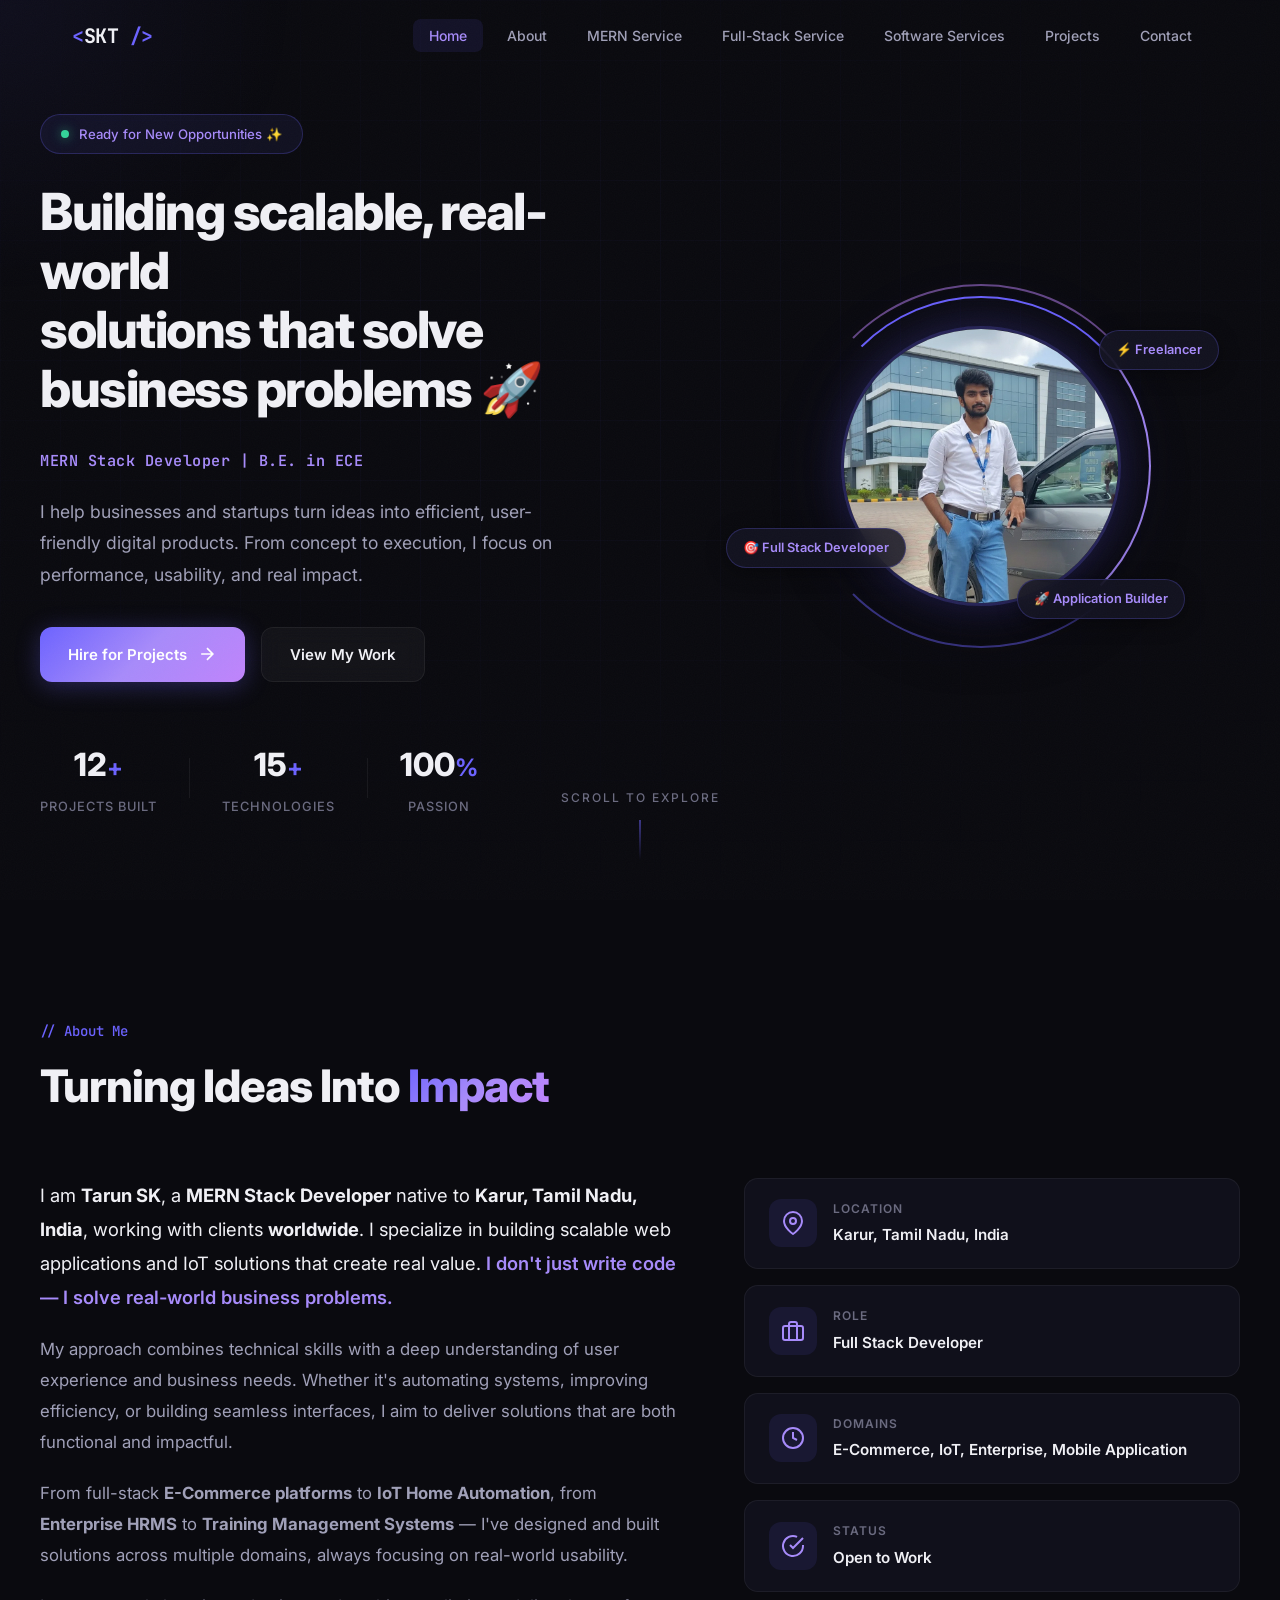
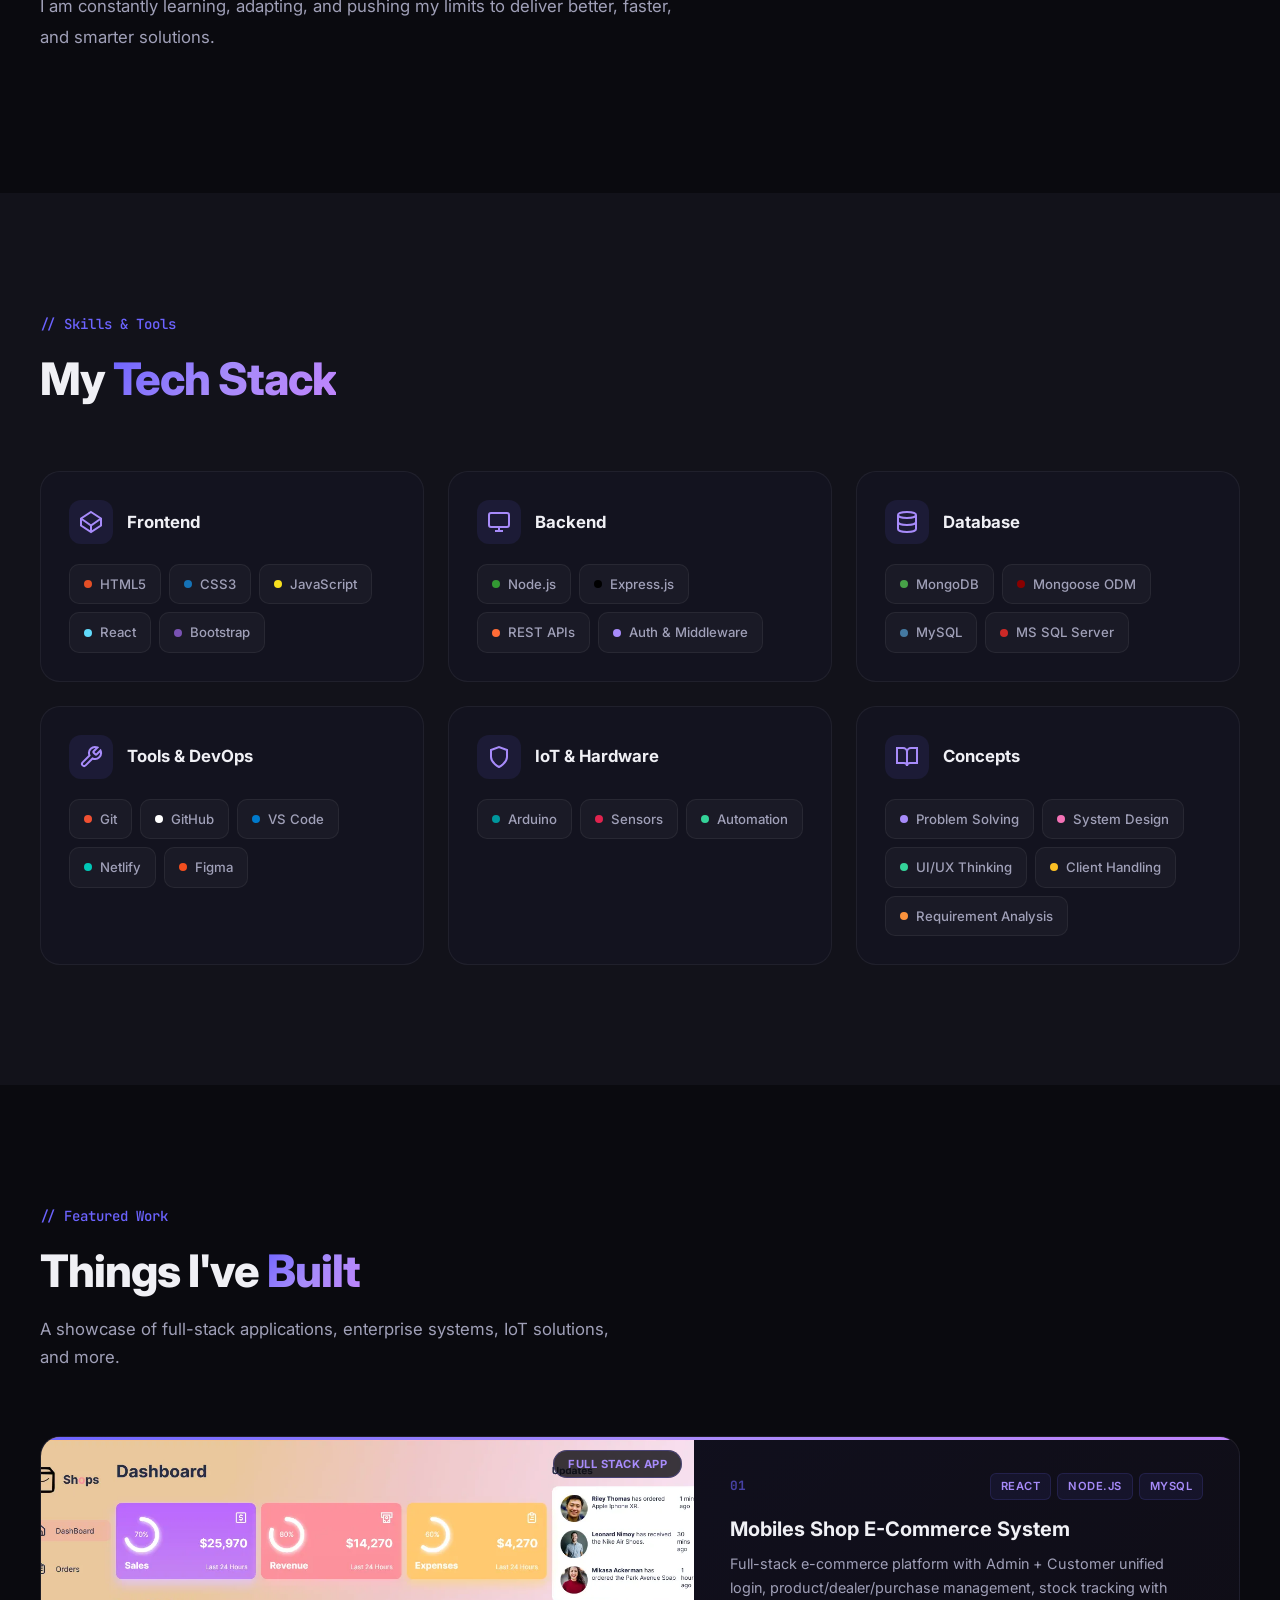
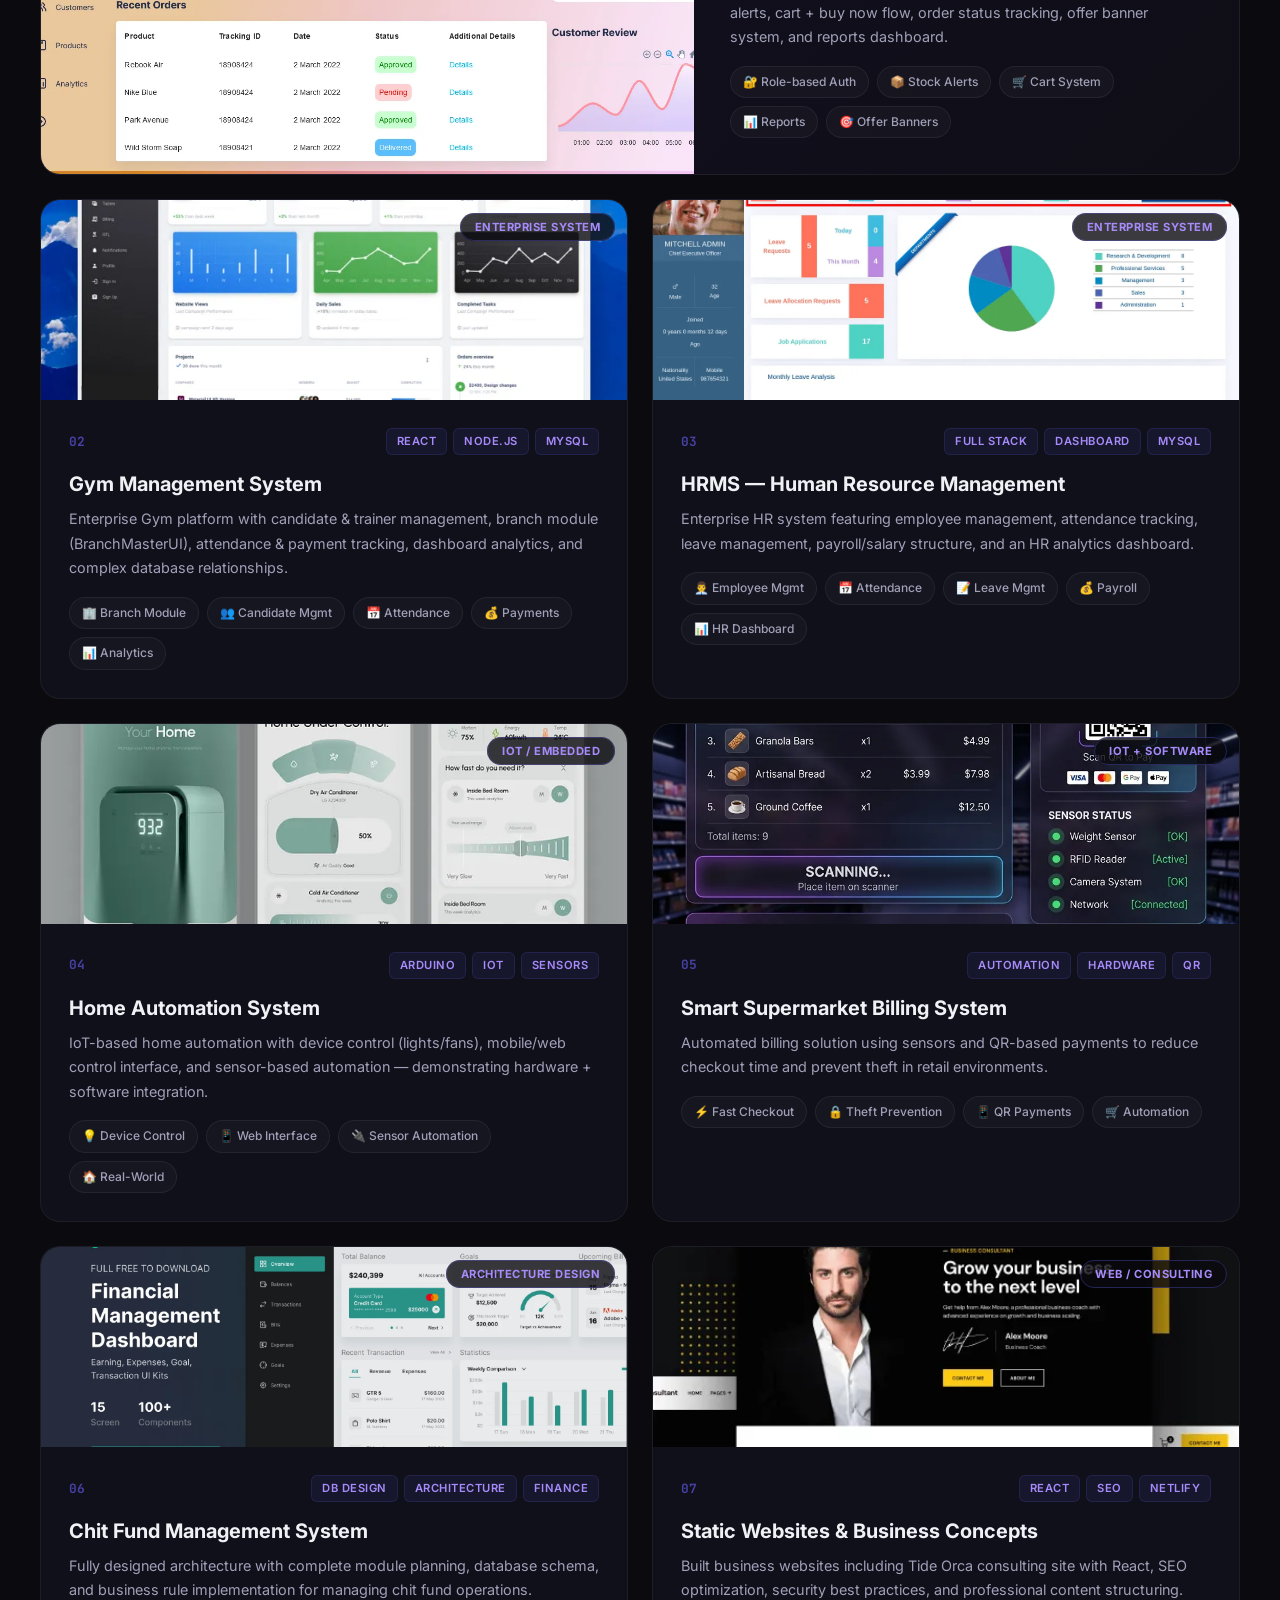
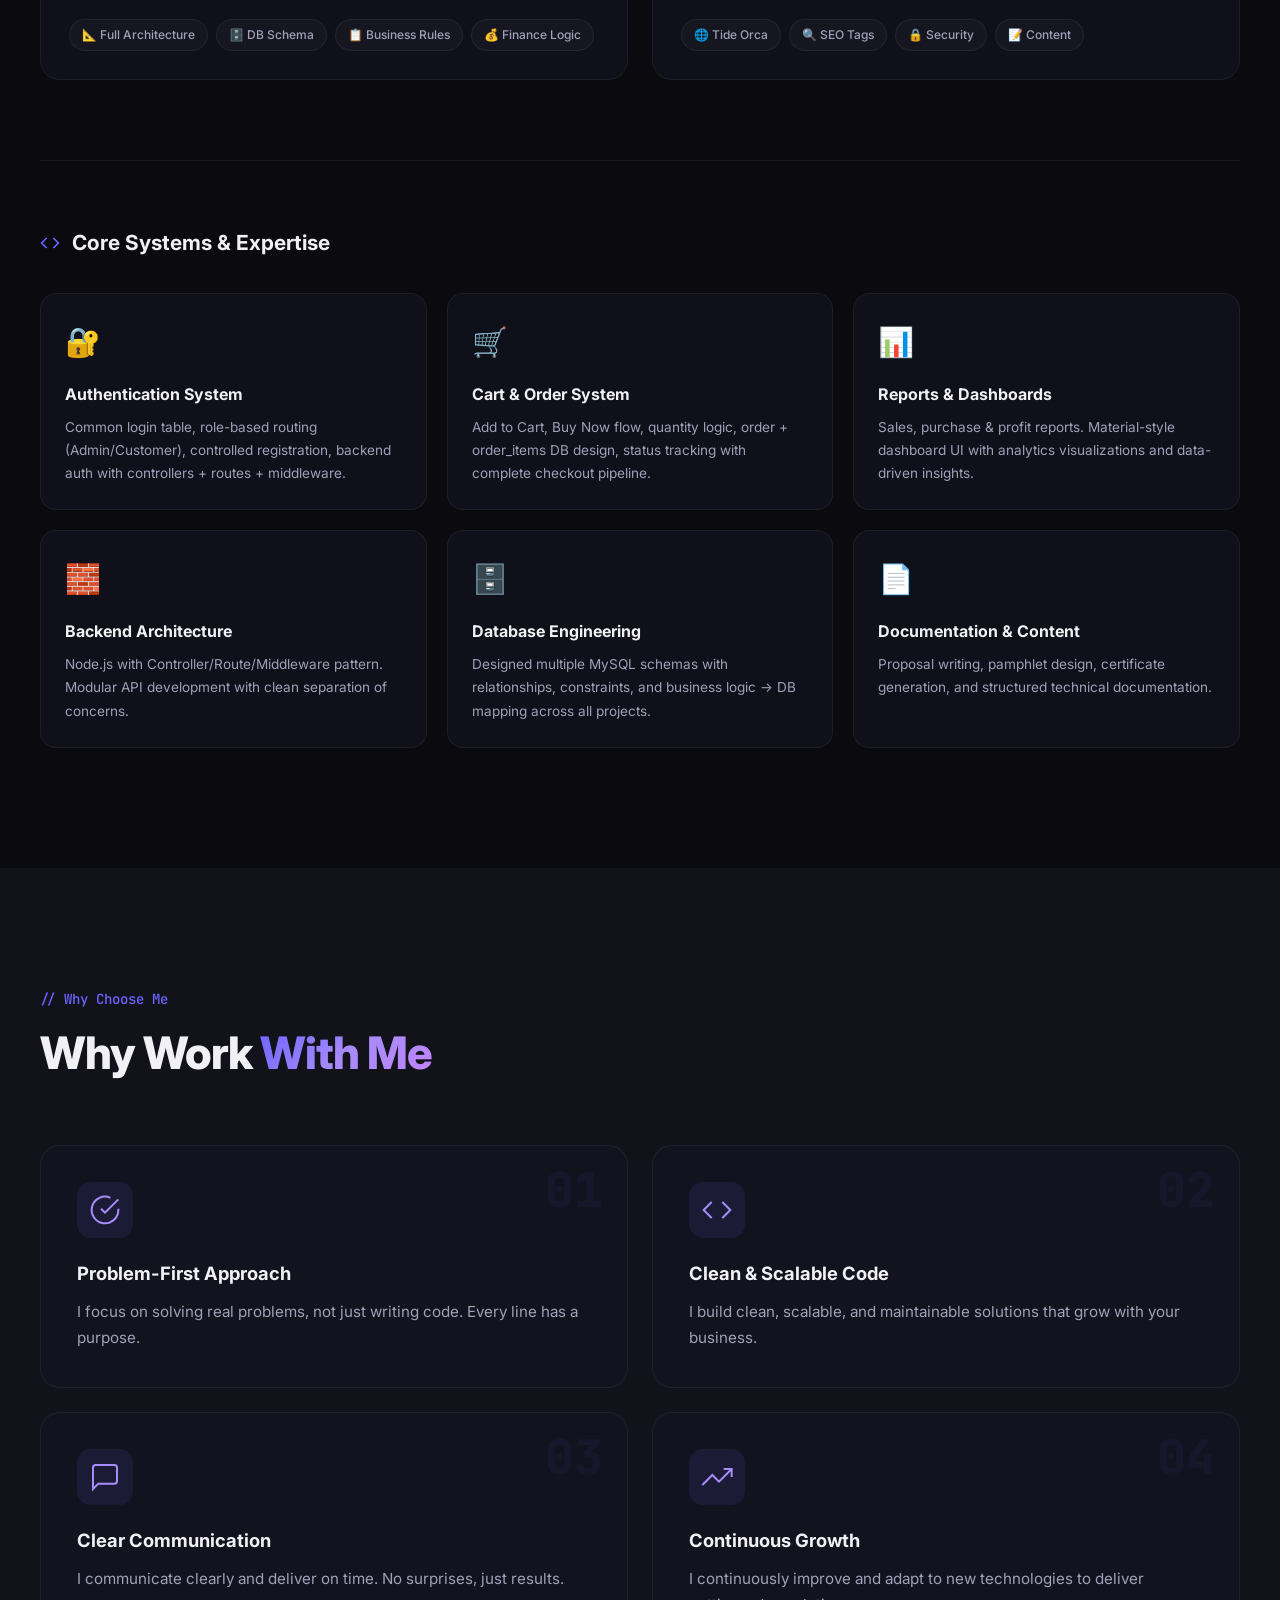
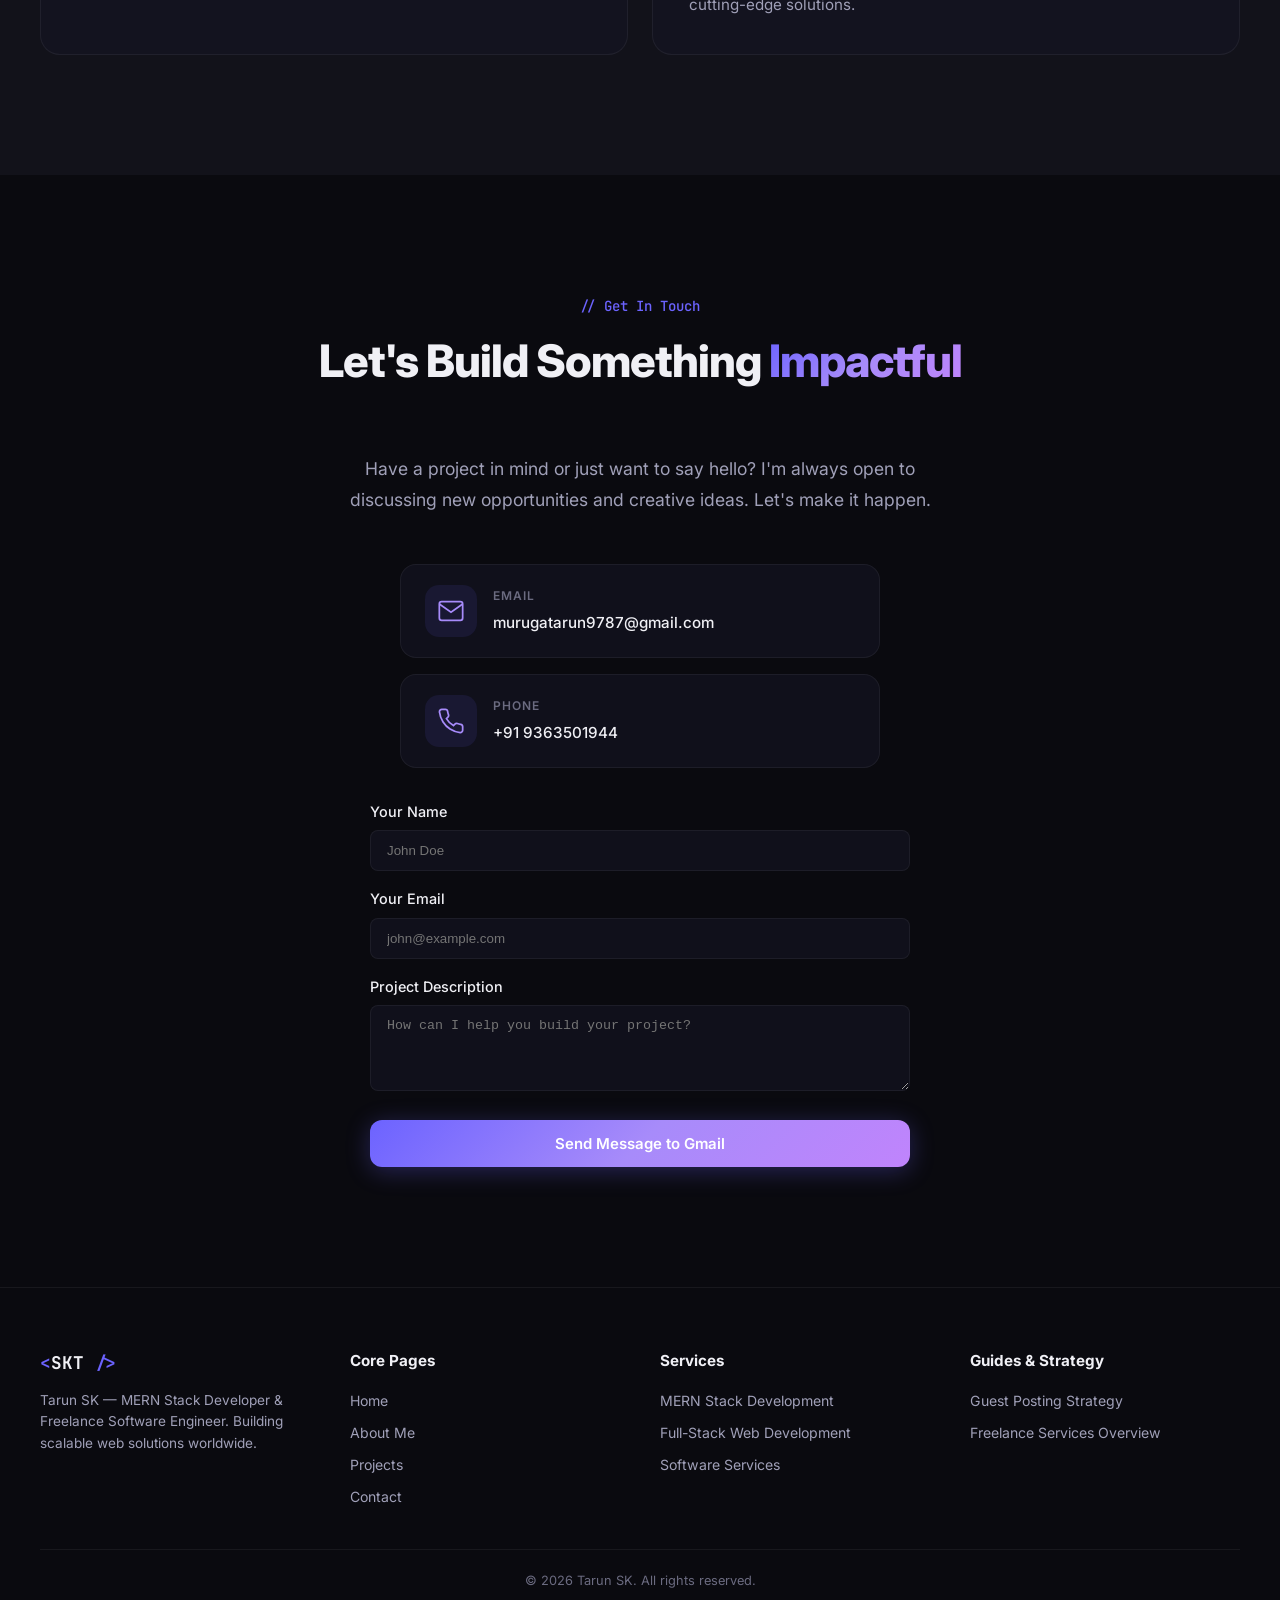
<file: index.html>
<!DOCTYPE html>
<html lang="en">

<head>
    <!-- Google tag (gtag.js) -->
    <script async src="https://www.googletagmanager.com/gtag/js?id=G-FLV32KHNRP"></script>
    <script>
        window.dataLayer = window.dataLayer || [];
        function gtag() { dataLayer.push(arguments); }
        gtag('js', new Date());

        gtag('config', 'G-FLV32KHNRP');
    </script>

    <meta charset="UTF-8">
    <meta name="viewport" content="width=device-width, initial-scale=1.0">
    <meta name="description"
        content="Tarun SK is a MERN Stack Developer based in Karur, Tamil Nadu, India. Explore his portfolio of scalable, real-world solutions from E-Commerce systems to IoT automation using React, Node.js, MongoDB, and MySQL.">
    <meta name="keywords"
        content="Tarun SK, MERN Stack Developer, Full Stack Developer, Portfolio, React, Node.js, MongoDB, MySQL, Express.js, JavaScript, Karur, Tamil Nadu, India, IoT, E-Commerce">
    <meta name="author" content="Tarun SK">
    <title>MERN Stack Developer & Full Stack Freelancer | Tarun SK</title>
    <link rel="icon" type="image/x-icon" href="/favicon.ico">
    <meta name="google-site-verification" content="9Yy7li8hd4grgVL63Oumpn8FAke1utCt5XJFrs_Ls8M" />
    <link rel="canonical" href="https://tarun.tideorca.com/">


    <!-- Open Graph / Facebook -->
    <meta property="og:type" content="website">
    <meta property="og:url" content="https://tarun.tideorca.com/">
    <meta property="og:title" content="Tarun SK — MERN Stack Developer | Freelancer">
    <meta property="og:description"
        content="Tarun SK — MERN Stack Developer portfolio. Building scalable, real-world solutions from E-Commerce systems to IoT automation.">
    <meta property="og:image" content="https://tarun.tideorca.com/1000328977.png">

    <!-- Twitter -->
    <meta property="twitter:card" content="summary_large_image">
    <meta property="twitter:url" content="https://tarun.tideorca.com/">
    <meta property="twitter:title" content="Tarun SK — MERN Stack Developer | Freelancer">
    <meta property="twitter:description"
        content="Tarun SK — MERN Stack Developer portfolio. Building scalable, real-world solutions from E-Commerce systems to IoT automation.">
    <meta property="twitter:image" content="https://tarun.tideorca.com/1000328977.png">

    <!-- Schema.org JSON-LD -->
    <script type="application/ld+json">
    {
      "@context": "https://schema.org",
      "@graph": [
        {
          "@type": "Person",
          "@id": "https://tarun.tideorca.com/#person",
          "name": "Tarun SK",
          "url": "https://tarun.tideorca.com/",
          "image": "https://tarun.tideorca.com/1000328977.png",
          "jobTitle": "MERN Stack Developer",
          "description": "Tarun SK is a MERN Stack Developer native to Karur, Tamil Nadu, India, working with clients worldwide. He specializes in building scalable full-stack web applications, enterprise systems, and IoT home automation solutions.",
          "email": "murugatarun9787@gmail.com",
          "telephone": "+91 9363501944",
          "alumniOf": {
            "@type": "EducationalOrganization",
            "name": "B.E. in Electronics and Communication Engineering"
          },
          "address": {
            "@type": "PostalAddress",
            "addressLocality": "Karur",
            "addressRegion": "Tamil Nadu",
            "addressCountry": "IN"
          },
          "areaServed": "Worldwide",
          "sameAs": [
            "https://github.com/TarunSK2002",
            "https://linkedin.com/in/tarun-sk",
            "https://x.com/TarunSK02",
            "https://leetcode.com/u/TarunSK2002/",
            "https://www.hackerrank.com/profile/murugatarun9787",
            "https://www.youtube.com/@TarunSK2002",
            "https://medium.com/@murugatarun9787",
            "https://dev.to/tarun_sk"
          ],
          "knowsAbout": [
            "MERN Stack",
            "React",
            "Node.js",
            "MongoDB",
            "MySQL",
            "Express.js",
            "Internet of Things (IoT)",
            "Full Stack Development",
            "E-Commerce Systems"
          ]
        },
        {
          "@type": "WebSite",
          "@id": "https://tarun.tideorca.com/#website",
          "url": "https://tarun.tideorca.com/",
          "name": "Tarun SK — MERN Stack Developer Portfolio",
          "publisher": {
            "@id": "https://tarun.tideorca.com/#person"
          }
        },
        {
          "@type": "BreadcrumbList",
          "@id": "https://tarun.tideorca.com/#breadcrumb",
          "itemListElement": [
            {
              "@type": "ListItem",
              "position": 1,
              "name": "Home",
              "item": "https://tarun.tideorca.com/"
            }
          ]
        },
        {
          "@type": "FAQPage",
          "mainEntity": [
            {
              "@type": "Question",
              "name": "Who is Tarun SK?",
              "acceptedAnswer": {
                "@type": "Answer",
                "text": "Tarun SK is a Full Stack MERN Developer and Freelancer based in Karur, Tamil Nadu, India. He builds scalable web applications, enterprise systems, and IoT solutions for clients worldwide."
              }
            },
            {
              "@type": "Question",
              "name": "What technologies does Tarun SK specialize in?",
              "acceptedAnswer": {
                "@type": "Answer",
                "text": "Tarun SK specializes in the MERN stack (MongoDB, Express.js, React, Node.js), MySQL, IoT automation, and enterprise system architecture."
              }
            },
            {
              "@type": "Question",
              "name": "How can I contact Tarun SK for freelance projects?",
              "acceptedAnswer": {
                "@type": "Answer",
                "text": "You can contact Tarun SK via email at murugatarun9787@gmail.com or by phone at +91 9363501944 for worldwide freelance opportunities."
              }
            }
          ]
        }
      ]
    }
    </script>

    <link rel="preconnect" href="https://fonts.googleapis.com">
    <link rel="preconnect" href="https://fonts.gstatic.com" crossorigin>
    <link rel="preload" as="style"
        href="https://fonts.googleapis.com/css2?family=Inter:wght@300;400;500;600;700;800;900&family=JetBrains+Mono:wght@400;500;600&display=swap">
    <link
        href="https://fonts.googleapis.com/css2?family=Inter:wght@300;400;500;600;700;800;900&family=JetBrains+Mono:wght@400;500;600&display=swap"
        rel="stylesheet">
    <link rel="preload" as="style" href="style.css">
    <link rel="stylesheet" href="style.css">

</head>

<body>
    <!-- Cursor glow effect -->
    <div class="cursor-glow" id="cursorGlow"></div>

    <!-- Noise overlay -->
    <div class="noise-overlay"></div>

    <!-- Navigation -->
    <nav class="navbar" id="navbar">
        <div class="nav-container">
            <a href="#" class="nav-logo" id="navLogo">
                <span class="logo-bracket">&lt;</span>SKT<span class="logo-bracket"> /&gt;</span>
            </a>
            <ul class="nav-links" id="navLinks">
                <li><a href="#home" class="nav-link active" data-section="home">Home</a></li>
                <li><a href="#about" class="nav-link" data-section="about">About</a></li>
                <li><a href="mern-stack-developer.html" class="nav-link">MERN Service</a></li>
                <li><a href="full-stack-web-developer.html" class="nav-link">Full-Stack Service</a></li>
                <li><a href="software-services.html" class="nav-link">Software Services</a></li>
                <li><a href="#projects" class="nav-link" data-section="projects">Projects</a></li>
                <li><a href="#contact" class="nav-link" data-section="contact">Contact</a></li>
            </ul>
            <button class="nav-toggle" id="navToggle" aria-label="Toggle navigation menu">
                <span class="hamburger-line"></span>
                <span class="hamburger-line"></span>
                <span class="hamburger-line"></span>
            </button>
        </div>
    </nav>

    <!-- Hero Section -->
    <section class="hero" id="home">
        <h2 class="seo-hidden">Full Stack MERN Developer in Karur, Tamil Nadu, India</h2>
        <div class="hero-bg-grid"></div>
        <div class="hero-particles" id="heroParticles"></div>
        <div class="hero-container">
            <div class="hero-content">
                <div class="hero-badge animate-on-scroll">
                    <span class="badge-dot"></span>
                    <span>Ready for New Opportunities ✨</span>
                </div>
                <h1 class="hero-title animate-on-scroll">
                    Building scalable, real-world<br>
                    solutions that solve<br>
                    business problems <span class="hero-emoji">🚀</span>
                </h1>
                <p class="hero-role animate-on-scroll">MERN Stack Developer | B.E. in ECE</p>
                <p class="hero-subtitle animate-on-scroll">
                    I help businesses and startups turn ideas into efficient, user-friendly digital products.
                    From concept to execution, I focus on performance, usability, and real impact.
                </p>
                <div class="hero-cta animate-on-scroll">
                    <a href="software-services.html" class="btn btn-primary" id="ctaServices">
                        <span>Hire for Projects</span>
                        <svg class="btn-arrow" width="20" height="20" viewBox="0 0 24 24" fill="none"
                            stroke="currentColor" stroke-width="2">
                            <path d="M5 12h14M12 5l7 7-7 7" />
                        </svg>
                    </a>
                    <a href="#projects" class="btn btn-secondary" id="ctaViewWork">
                        <span>View My Work</span>
                    </a>
                </div>
                <div class="hero-stats animate-on-scroll">
                    <div class="stat-item">
                        <span class="stat-number" data-count="12">0</span><span class="stat-plus">+</span>
                        <span class="stat-label">Projects Built</span>
                    </div>
                    <div class="stat-divider"></div>
                    <div class="stat-item">
                        <span class="stat-number" data-count="15">0</span><span class="stat-plus">+</span>
                        <span class="stat-label">Technologies</span>
                    </div>
                    <div class="stat-divider"></div>
                    <div class="stat-item">
                        <span class="stat-number" data-count="100">0</span><span class="stat-plus">%</span>
                        <span class="stat-label">Passion</span>
                    </div>
                </div>
            </div>
            <div class="hero-visual animate-on-scroll">
                <div class="profile-showcase">
                    <div class="profile-image-wrapper">
                        <div class="profile-ring"></div>
                        <div class="profile-ring profile-ring-2"></div>
                        <img src="1000328977.webp" alt="Tarun SK - Full Stack Developer" class="profile-image"
                            width="280" height="280">
                    </div>
                    <div class="profile-floating-tags">
                        <span class="floating-tag tag-1">⚡ Freelancer</span>
                        <span class="floating-tag tag-2">🎯 Full Stack Developer</span>
                        <span class="floating-tag tag-3">🚀 Application Builder</span>
                    </div>
                </div>
            </div>
        </div>
        <div class="scroll-indicator" id="scrollIndicator">
            <span class="scroll-text">Scroll to explore</span>
            <div class="scroll-line"></div>
        </div>
    </section>

    <!-- About Section -->
    <section class="section about" id="about">
        <div class="section-container">
            <div class="section-header animate-on-scroll">
                <span class="section-tag">// About Me</span>
                <h2 class="section-title">Turning Ideas Into <span class="gradient-text">Impact</span></h2>
            </div>
            <div class="about-grid">
                <div class="about-content animate-on-scroll">
                    <p class="about-text about-text-lead">
                        I am <strong>Tarun SK</strong>, a <strong>MERN Stack Developer</strong> native to <strong>Karur,
                            Tamil Nadu, India</strong>, working with clients <strong>worldwide</strong>. I specialize in
                        building scalable web applications and IoT solutions that create real value.
                        <span class="text-highlight">I don't just write code — I solve real-world business
                            problems.</span>
                    </p>
                    <p class="about-text">
                        My approach combines technical skills with a deep understanding of user experience and business
                        needs.
                        Whether it's automating systems, improving efficiency, or building seamless interfaces, I aim to
                        deliver
                        solutions that are both functional and impactful.
                    </p>
                    <p class="about-text">
                        From full-stack <strong>E-Commerce platforms</strong> to <strong>IoT Home Automation</strong>,
                        from
                        <strong>Enterprise HRMS</strong> to <strong>Training Management Systems</strong> — I've designed
                        and built solutions across multiple domains, always focusing on real-world usability.
                    </p>
                    <p class="about-text">
                        I am constantly learning, adapting, and pushing my limits to deliver better, faster, and smarter
                        solutions.
                    </p>
                </div>
                <div class="about-cards animate-on-scroll">
                    <div class="info-card">
                        <div class="info-card-icon">
                            <svg width="24" height="24" viewBox="0 0 24 24" fill="none" stroke="currentColor"
                                stroke-width="2">
                                <path d="M21 10c0 7-9 13-9 13s-9-6-9-13a9 9 0 0 1 18 0z" />
                                <circle cx="12" cy="10" r="3" />
                            </svg>
                        </div>
                        <div>
                            <span class="info-card-label">Location</span>
                            <span class="info-card-value">Karur, Tamil Nadu, India</span>
                        </div>
                    </div>
                    <div class="info-card">
                        <div class="info-card-icon">
                            <svg width="24" height="24" viewBox="0 0 24 24" fill="none" stroke="currentColor"
                                stroke-width="2">
                                <rect x="2" y="7" width="20" height="14" rx="2" ry="2" />
                                <path d="M16 21V5a2 2 0 0 0-2-2h-4a2 2 0 0 0-2 2v16" />
                            </svg>
                        </div>
                        <div>
                            <span class="info-card-label">Role</span>
                            <span class="info-card-value">Full Stack Developer</span>
                        </div>
                    </div>
                    <div class="info-card">
                        <div class="info-card-icon">
                            <svg width="24" height="24" viewBox="0 0 24 24" fill="none" stroke="currentColor"
                                stroke-width="2">
                                <circle cx="12" cy="12" r="10" />
                                <path d="M12 6v6l4 2" />
                            </svg>
                        </div>
                        <div>
                            <span class="info-card-label">Domains</span>
                            <span class="info-card-value">E-Commerce, IoT, Enterprise, Mobile Application</span>
                        </div>
                    </div>
                    <div class="info-card">
                        <div class="info-card-icon">
                            <svg width="24" height="24" viewBox="0 0 24 24" fill="none" stroke="currentColor"
                                stroke-width="2">
                                <path d="M22 11.08V12a10 10 0 1 1-5.93-9.14" />
                                <polyline points="22 4 12 14.01 9 11.01" />
                            </svg>
                        </div>
                        <div>
                            <span class="info-card-label">Status</span>
                            <span class="info-card-value">Open to Work</span>
                        </div>
                    </div>
                </div>
            </div>
        </div>
    </section>

    <!-- Skills Section -->
    <section class="section skills" id="skills">
        <div class="section-container">
            <div class="section-header animate-on-scroll">
                <span class="section-tag">// Skills & Tools</span>
                <h2 class="section-title">My <span class="gradient-text">Tech Stack</span></h2>
            </div>
            <div class="skills-grid animate-on-scroll">
                <div class="skill-category">
                    <div class="skill-category-header">
                        <div class="skill-category-icon">
                            <svg width="24" height="24" viewBox="0 0 24 24" fill="none" stroke="currentColor"
                                stroke-width="2">
                                <polygon points="12 2 22 8.5 22 15.5 12 22 2 15.5 2 8.5 12 2" />
                                <line x1="12" y1="22" x2="12" y2="15.5" />
                                <polyline points="22 8.5 12 15.5 2 8.5" />
                            </svg>
                        </div>
                        <h3 class="skill-category-title">Frontend</h3>
                    </div>
                    <div class="skill-tags">
                        <div class="skill-tag" data-level="90">
                            <span class="skill-tag-dot" style="background: #E34F26"></span>
                            HTML5
                        </div>
                        <div class="skill-tag" data-level="85">
                            <span class="skill-tag-dot" style="background: #1572B6"></span>
                            CSS3
                        </div>
                        <div class="skill-tag" data-level="85">
                            <span class="skill-tag-dot" style="background: #F7DF1E"></span>
                            JavaScript
                        </div>
                        <div class="skill-tag" data-level="80">
                            <span class="skill-tag-dot" style="background: #61DAFB"></span>
                            React
                        </div>
                        <div class="skill-tag" data-level="75">
                            <span class="skill-tag-dot" style="background: #7952B3"></span>
                            Bootstrap
                        </div>
                    </div>
                </div>
                <div class="skill-category">
                    <div class="skill-category-header">
                        <div class="skill-category-icon">
                            <svg width="24" height="24" viewBox="0 0 24 24" fill="none" stroke="currentColor"
                                stroke-width="2">
                                <rect x="2" y="3" width="20" height="14" rx="2" ry="2" />
                                <line x1="8" y1="21" x2="16" y2="21" />
                                <line x1="12" y1="17" x2="12" y2="21" />
                            </svg>
                        </div>
                        <h3 class="skill-category-title">Backend</h3>
                    </div>
                    <div class="skill-tags">
                        <div class="skill-tag" data-level="80">
                            <span class="skill-tag-dot" style="background: #339933"></span>
                            Node.js
                        </div>
                        <div class="skill-tag" data-level="80">
                            <span class="skill-tag-dot" style="background: #000"></span>
                            Express.js
                        </div>
                        <div class="skill-tag" data-level="75">
                            <span class="skill-tag-dot" style="background: #ff6c37"></span>
                            REST APIs
                        </div>
                        <div class="skill-tag" data-level="70">
                            <span class="skill-tag-dot" style="background: #a78bfa"></span>
                            Auth & Middleware
                        </div>
                    </div>
                </div>
                <div class="skill-category">
                    <div class="skill-category-header">
                        <div class="skill-category-icon">
                            <svg width="24" height="24" viewBox="0 0 24 24" fill="none" stroke="currentColor"
                                stroke-width="2">
                                <ellipse cx="12" cy="5" rx="9" ry="3" />
                                <path d="M21 12c0 1.66-4 3-9 3s-9-1.34-9-3" />
                                <path d="M3 5v14c0 1.66 4 3 9 3s9-1.34 9-3V5" />
                            </svg>
                        </div>
                        <h3 class="skill-category-title">Database</h3>
                    </div>
                    <div class="skill-tags">
                        <div class="skill-tag" data-level="80">
                            <span class="skill-tag-dot" style="background: #47A248"></span>
                            MongoDB
                        </div>
                        <div class="skill-tag" data-level="75">
                            <span class="skill-tag-dot" style="background: #880000"></span>
                            Mongoose ODM
                        </div>
                        <div class="skill-tag" data-level="85">
                            <span class="skill-tag-dot" style="background: #4479A1"></span>
                            MySQL
                        </div>
                        <div class="skill-tag" data-level="70">
                            <span class="skill-tag-dot" style="background: #CC2927"></span>
                            MS SQL Server
                        </div>
                    </div>
                </div>
                <div class="skill-category">
                    <div class="skill-category-header">
                        <div class="skill-category-icon">
                            <svg width="24" height="24" viewBox="0 0 24 24" fill="none" stroke="currentColor"
                                stroke-width="2">
                                <path
                                    d="M14.7 6.3a1 1 0 0 0 0 1.4l1.6 1.6a1 1 0 0 0 1.4 0l3.77-3.77a6 6 0 0 1-7.94 7.94l-6.91 6.91a2.12 2.12 0 0 1-3-3l6.91-6.91a6 6 0 0 1 7.94-7.94l-3.76 3.76z" />
                            </svg>
                        </div>
                        <h3 class="skill-category-title">Tools & DevOps</h3>
                    </div>
                    <div class="skill-tags">
                        <div class="skill-tag" data-level="85">
                            <span class="skill-tag-dot" style="background: #F05032"></span>
                            Git
                        </div>
                        <div class="skill-tag" data-level="85">
                            <span class="skill-tag-dot" style="background: #fff"></span>
                            GitHub
                        </div>
                        <div class="skill-tag" data-level="90">
                            <span class="skill-tag-dot" style="background: #007ACC"></span>
                            VS Code
                        </div>
                        <div class="skill-tag" data-level="70">
                            <span class="skill-tag-dot" style="background: #00C7B7"></span>
                            Netlify
                        </div>
                        <div class="skill-tag" data-level="75">
                            <span class="skill-tag-dot" style="background: #F24E1E"></span>
                            Figma
                        </div>
                    </div>
                </div>
                <div class="skill-category">
                    <div class="skill-category-header">
                        <div class="skill-category-icon">
                            <svg width="24" height="24" viewBox="0 0 24 24" fill="none" stroke="currentColor"
                                stroke-width="2">
                                <path d="M12 22s8-4 8-10V5l-8-3-8 3v7c0 6 8 10 8 10z" />
                            </svg>
                        </div>
                        <h3 class="skill-category-title">IoT & Hardware</h3>
                    </div>
                    <div class="skill-tags">
                        <div class="skill-tag" data-level="75">
                            <span class="skill-tag-dot" style="background: #00979D"></span>
                            Arduino
                        </div>
                        <div class="skill-tag" data-level="70">
                            <span class="skill-tag-dot" style="background: #e0234e"></span>
                            Sensors
                        </div>
                        <div class="skill-tag" data-level="70">
                            <span class="skill-tag-dot" style="background: #34d399"></span>
                            Automation
                        </div>
                    </div>
                </div>
                <div class="skill-category">
                    <div class="skill-category-header">
                        <div class="skill-category-icon">
                            <svg width="24" height="24" viewBox="0 0 24 24" fill="none" stroke="currentColor"
                                stroke-width="2">
                                <path d="M2 3h6a4 4 0 0 1 4 4v14a3 3 0 0 0-3-3H2z" />
                                <path d="M22 3h-6a4 4 0 0 0-4 4v14a3 3 0 0 1 3-3h7z" />
                            </svg>
                        </div>
                        <h3 class="skill-category-title">Concepts</h3>
                    </div>
                    <div class="skill-tags">
                        <div class="skill-tag" data-level="85">
                            <span class="skill-tag-dot" style="background: #a78bfa"></span>
                            Problem Solving
                        </div>
                        <div class="skill-tag" data-level="75">
                            <span class="skill-tag-dot" style="background: #f472b6"></span>
                            System Design
                        </div>
                        <div class="skill-tag" data-level="80">
                            <span class="skill-tag-dot" style="background: #34d399"></span>
                            UI/UX Thinking
                        </div>
                        <div class="skill-tag" data-level="80">
                            <span class="skill-tag-dot" style="background: #fbbf24"></span>
                            Client Handling
                        </div>
                        <div class="skill-tag" data-level="75">
                            <span class="skill-tag-dot" style="background: #fb923c"></span>
                            Requirement Analysis
                        </div>
                    </div>
                </div>
            </div>
        </div>
    </section>

    <!-- Projects Section -->
    <section class="section projects" id="projects">
        <div class="section-container">
            <div class="section-header animate-on-scroll">
                <span class="section-tag">// Featured Work</span>
                <h2 class="section-title">Things I've <span class="gradient-text">Built</span></h2>
                <p class="section-subtitle">A showcase of full-stack applications, enterprise systems, IoT solutions,
                    and more.</p>
            </div>



            <div class="projects-grid" id="projectsGrid">

                <!-- Project 1: Sri Mobiles E-Commerce -->
                <article class="project-card project-card-featured animate-on-scroll" id="project1"
                    data-category="fullstack">
                    <div class="project-card-glow"></div>
                    <div class="project-card-inner">
                        <div class="project-card-image">
                            <img src="images/project-ecommerce.webp" alt="Sri Mobiles E-Commerce" loading="lazy"
                                width="600" height="400">
                            <div class="project-card-overlay">
                                <span class="project-type-badge">Full Stack App</span>
                            </div>
                        </div>
                        <div class="project-card-content">
                            <div class="project-card-header">
                                <span class="project-number">01</span>
                                <div class="project-tags">
                                    <span class="project-tag">React</span>
                                    <span class="project-tag">Node.js</span>
                                    <span class="project-tag">MySQL</span>
                                </div>
                            </div>
                            <h3 class="project-title">Mobiles Shop E-Commerce System</h3>
                            <p class="project-description">
                                Full-stack e-commerce platform with Admin + Customer unified login,
                                product/dealer/purchase management,
                                stock tracking with alerts, cart + buy now flow, order status tracking, offer banner
                                system, and reports dashboard.
                            </p>
                            <div class="project-highlights">
                                <span class="highlight-chip">🔐 Role-based Auth</span>
                                <span class="highlight-chip">📦 Stock Alerts</span>
                                <span class="highlight-chip">🛒 Cart System</span>
                                <span class="highlight-chip">📊 Reports</span>
                                <span class="highlight-chip">🎯 Offer Banners</span>
                            </div>
                        </div>
                    </div>
                </article>

                <!-- Project 2: Training Management System -->
                <article class="project-card animate-on-scroll" id="project2" data-category="enterprise">
                    <div class="project-card-glow"></div>
                    <div class="project-card-inner">
                        <div class="project-card-image">
                            <img src="images/project-training.webp" alt="Training Management System" loading="lazy"
                                width="600" height="400">
                            <div class="project-card-overlay">
                                <span class="project-type-badge">Enterprise System</span>
                            </div>
                        </div>
                        <div class="project-card-content">
                            <div class="project-card-header">
                                <span class="project-number">02</span>
                                <div class="project-tags">
                                    <span class="project-tag">React</span>
                                    <span class="project-tag">Node.js</span>
                                    <span class="project-tag">MySQL</span>
                                </div>
                            </div>
                            <h3 class="project-title">Gym Management System</h3>
                            <p class="project-description">
                                Enterprise Gym platform with candidate & trainer management, branch module
                                (BranchMasterUI),
                                attendance & payment tracking, dashboard analytics, and complex database relationships.
                            </p>
                            <div class="project-highlights">
                                <span class="highlight-chip">🏢 Branch Module</span>
                                <span class="highlight-chip">👥 Candidate Mgmt</span>
                                <span class="highlight-chip">📅 Attendance</span>
                                <span class="highlight-chip">💰 Payments</span>
                                <span class="highlight-chip">📊 Analytics</span>
                            </div>
                        </div>
                    </div>
                </article>

                <!-- Project 3: HRMS -->
                <article class="project-card animate-on-scroll" id="project3" data-category="enterprise">
                    <div class="project-card-glow"></div>
                    <div class="project-card-inner">
                        <div class="project-card-image">
                            <img src="images/project-hrms.webp" alt="HRMS System" loading="lazy" width="600"
                                height="400">
                            <div class="project-card-overlay">
                                <span class="project-type-badge">Enterprise System</span>
                            </div>
                        </div>
                        <div class="project-card-content">
                            <div class="project-card-header">
                                <span class="project-number">03</span>
                                <div class="project-tags">
                                    <span class="project-tag">Full Stack</span>
                                    <span class="project-tag">Dashboard</span>
                                    <span class="project-tag">MySQL</span>
                                </div>
                            </div>
                            <h3 class="project-title">HRMS — Human Resource Management</h3>
                            <p class="project-description">
                                Enterprise HR system featuring employee management, attendance tracking, leave
                                management,
                                payroll/salary structure, and an HR analytics dashboard.
                            </p>
                            <div class="project-highlights">
                                <span class="highlight-chip">👨‍💼 Employee Mgmt</span>
                                <span class="highlight-chip">📅 Attendance</span>
                                <span class="highlight-chip">📝 Leave Mgmt</span>
                                <span class="highlight-chip">💰 Payroll</span>
                                <span class="highlight-chip">📊 HR Dashboard</span>
                            </div>
                        </div>
                    </div>
                </article>

                <!-- Project 4: Home Automation -->
                <article class="project-card animate-on-scroll" id="project4" data-category="iot">
                    <div class="project-card-glow"></div>
                    <div class="project-card-inner">
                        <div class="project-card-image">
                            <img src="images/project-homeauto.webp" alt="Home Automation System" loading="lazy"
                                width="600" height="400">
                            <div class="project-card-overlay">
                                <span class="project-type-badge">IoT / Embedded</span>
                            </div>
                        </div>
                        <div class="project-card-content">
                            <div class="project-card-header">
                                <span class="project-number">04</span>
                                <div class="project-tags">
                                    <span class="project-tag">Arduino</span>
                                    <span class="project-tag">IoT</span>
                                    <span class="project-tag">Sensors</span>
                                </div>
                            </div>
                            <h3 class="project-title">Home Automation System</h3>
                            <p class="project-description">
                                IoT-based home automation with device control (lights/fans), mobile/web control
                                interface,
                                and sensor-based automation — demonstrating hardware + software integration.
                            </p>
                            <div class="project-highlights">
                                <span class="highlight-chip">💡 Device Control</span>
                                <span class="highlight-chip">📱 Web Interface</span>
                                <span class="highlight-chip">🔌 Sensor Automation</span>
                                <span class="highlight-chip">🏠 Real-World</span>
                            </div>
                        </div>
                    </div>
                </article>

                <!-- Project 5: Smart Supermarket Billing -->
                <article class="project-card animate-on-scroll" id="project5" data-category="iot">
                    <div class="project-card-glow"></div>
                    <div class="project-card-inner">
                        <div class="project-card-image">
                            <img src="images/project-billing.webp" alt="Smart Supermarket Billing" loading="lazy"
                                width="600" height="400">
                            <div class="project-card-overlay">
                                <span class="project-type-badge">IoT + Software</span>
                            </div>
                        </div>
                        <div class="project-card-content">
                            <div class="project-card-header">
                                <span class="project-number">05</span>
                                <div class="project-tags">
                                    <span class="project-tag">Automation</span>
                                    <span class="project-tag">Hardware</span>
                                    <span class="project-tag">QR</span>
                                </div>
                            </div>
                            <h3 class="project-title">Smart Supermarket Billing System</h3>
                            <p class="project-description">
                                Automated billing solution using sensors and QR-based payments to reduce checkout time
                                and prevent theft in retail environments.
                            </p>
                            <div class="project-highlights">
                                <span class="highlight-chip">⚡ Fast Checkout</span>
                                <span class="highlight-chip">🔒 Theft Prevention</span>
                                <span class="highlight-chip">📱 QR Payments</span>
                                <span class="highlight-chip">🛒 Automation</span>
                            </div>
                        </div>
                    </div>
                </article>

                <!-- Project 6: Chit Fund Management -->
                <article class="project-card animate-on-scroll" id="project6" data-category="enterprise">
                    <div class="project-card-glow"></div>
                    <div class="project-card-inner">
                        <div class="project-card-image">
                            <img src="images/project-chitfund.webp" alt="Chit Fund Management" loading="lazy"
                                width="600" height="400">
                            <div class="project-card-overlay">
                                <span class="project-type-badge">Architecture Design</span>
                            </div>
                        </div>
                        <div class="project-card-content">
                            <div class="project-card-header">
                                <span class="project-number">06</span>
                                <div class="project-tags">
                                    <span class="project-tag">DB Design</span>
                                    <span class="project-tag">Architecture</span>
                                    <span class="project-tag">Finance</span>
                                </div>
                            </div>
                            <h3 class="project-title">Chit Fund Management System</h3>
                            <p class="project-description">
                                Fully designed architecture with complete module planning, database schema, and business
                                rule implementation
                                for managing chit fund operations.
                            </p>
                            <div class="project-highlights">
                                <span class="highlight-chip">📐 Full Architecture</span>
                                <span class="highlight-chip">🗄️ DB Schema</span>
                                <span class="highlight-chip">📋 Business Rules</span>
                                <span class="highlight-chip">💰 Finance Logic</span>
                            </div>
                        </div>
                    </div>
                </article>

                <!-- Project 7: Static Websites & Business -->
                <article class="project-card animate-on-scroll" id="project7" data-category="other">
                    <div class="project-card-glow"></div>
                    <div class="project-card-inner">
                        <div class="project-card-image">
                            <img src="images/project-websites.webp" alt="Static Websites" loading="lazy" width="600"
                                height="400">
                            <div class="project-card-overlay">
                                <span class="project-type-badge">Web / Consulting</span>
                            </div>
                        </div>
                        <div class="project-card-content">
                            <div class="project-card-header">
                                <span class="project-number">07</span>
                                <div class="project-tags">
                                    <span class="project-tag">React</span>
                                    <span class="project-tag">SEO</span>
                                    <span class="project-tag">Netlify</span>
                                </div>
                            </div>
                            <h3 class="project-title">Static Websites & Business Concepts</h3>
                            <p class="project-description">
                                Built business websites including Tide Orca consulting site with React, SEO
                                optimization,
                                security best practices, and professional content structuring.
                            </p>
                            <div class="project-highlights">
                                <span class="highlight-chip">🌐 Tide Orca</span>
                                <span class="highlight-chip">🔍 SEO Tags</span>
                                <span class="highlight-chip">🔒 Security</span>
                                <span class="highlight-chip">📝 Content</span>
                            </div>
                        </div>
                    </div>
                </article>

            </div>

            <!-- Core Systems & Expertise -->
            <div class="core-systems animate-on-scroll">
                <h3 class="core-systems-title">
                    <svg width="20" height="20" viewBox="0 0 24 24" fill="none" stroke="currentColor" stroke-width="2">
                        <polyline points="16 18 22 12 16 6" />
                        <polyline points="8 6 2 12 8 18" />
                    </svg>
                    Core Systems & Expertise
                </h3>
                <div class="core-systems-grid">
                    <div class="core-card" id="coreAuth">
                        <div class="core-card-icon">🔐</div>
                        <h4 class="core-card-title">Authentication System</h4>
                        <p class="core-card-desc">Common login table, role-based routing (Admin/Customer), controlled
                            registration, backend auth with controllers + routes + middleware.</p>
                    </div>
                    <div class="core-card" id="coreCart">
                        <div class="core-card-icon">🛒</div>
                        <h4 class="core-card-title">Cart & Order System</h4>
                        <p class="core-card-desc">Add to Cart, Buy Now flow, quantity logic, order + order_items DB
                            design, status tracking with complete checkout pipeline.</p>
                    </div>
                    <div class="core-card" id="coreReports">
                        <div class="core-card-icon">📊</div>
                        <h4 class="core-card-title">Reports & Dashboards</h4>
                        <p class="core-card-desc">Sales, purchase & profit reports. Material-style dashboard UI with
                            analytics visualizations and data-driven insights.</p>
                    </div>
                    <div class="core-card" id="coreBackend">
                        <div class="core-card-icon">🧱</div>
                        <h4 class="core-card-title">Backend Architecture</h4>
                        <p class="core-card-desc">Node.js with Controller/Route/Middleware pattern. Modular API
                            development with clean separation of concerns.</p>
                    </div>
                    <div class="core-card" id="coreDB">
                        <div class="core-card-icon">🗄️</div>
                        <h4 class="core-card-title">Database Engineering</h4>
                        <p class="core-card-desc">Designed multiple MySQL schemas with relationships, constraints, and
                            business logic → DB mapping across all projects.</p>
                    </div>
                    <div class="core-card" id="coreDocs">
                        <div class="core-card-icon">📄</div>
                        <h4 class="core-card-title">Documentation & Content</h4>
                        <p class="core-card-desc">Proposal writing, pamphlet design, certificate generation, and
                            structured technical documentation.</p>
                    </div>
                </div>
            </div>
        </div>
    </section>

    <!-- Why Work With Me Section -->
    <section class="section why-me" id="why-me">
        <div class="section-container">
            <div class="section-header animate-on-scroll">
                <span class="section-tag">// Why Choose Me</span>
                <h2 class="section-title">Why Work <span class="gradient-text">With Me</span></h2>
            </div>
            <div class="why-grid animate-on-scroll">
                <div class="why-card" id="whyCard1">
                    <div class="why-card-number">01</div>
                    <div class="why-card-icon">
                        <svg width="32" height="32" viewBox="0 0 24 24" fill="none" stroke="currentColor"
                            stroke-width="1.5">
                            <path d="M22 11.08V12a10 10 0 1 1-5.93-9.14" />
                            <polyline points="22 4 12 14.01 9 11.01" />
                        </svg>
                    </div>
                    <h3 class="why-card-title">Problem-First Approach</h3>
                    <p class="why-card-text">I focus on solving real problems, not just writing code. Every line has a
                        purpose.</p>
                </div>
                <div class="why-card" id="whyCard2">
                    <div class="why-card-number">02</div>
                    <div class="why-card-icon">
                        <svg width="32" height="32" viewBox="0 0 24 24" fill="none" stroke="currentColor"
                            stroke-width="1.5">
                            <polyline points="16 18 22 12 16 6" />
                            <polyline points="8 6 2 12 8 18" />
                        </svg>
                    </div>
                    <h3 class="why-card-title">Clean & Scalable Code</h3>
                    <p class="why-card-text">I build clean, scalable, and maintainable solutions that grow with your
                        business.</p>
                </div>
                <div class="why-card" id="whyCard3">
                    <div class="why-card-number">03</div>
                    <div class="why-card-icon">
                        <svg width="32" height="32" viewBox="0 0 24 24" fill="none" stroke="currentColor"
                            stroke-width="1.5">
                            <path d="M21 15a2 2 0 0 1-2 2H7l-4 4V5a2 2 0 0 1 2-2h14a2 2 0 0 1 2 2z" />
                        </svg>
                    </div>
                    <h3 class="why-card-title">Clear Communication</h3>
                    <p class="why-card-text">I communicate clearly and deliver on time. No surprises, just results.</p>
                </div>
                <div class="why-card" id="whyCard4">
                    <div class="why-card-number">04</div>
                    <div class="why-card-icon">
                        <svg width="32" height="32" viewBox="0 0 24 24" fill="none" stroke="currentColor"
                            stroke-width="1.5">
                            <path d="M23 6l-9.5 9.5-5-5L1 18" />
                            <polyline points="17 6 23 6 23 12" />
                        </svg>
                    </div>
                    <h3 class="why-card-title">Continuous Growth</h3>
                    <p class="why-card-text">I continuously improve and adapt to new technologies to deliver
                        cutting-edge solutions.</p>
                </div>
            </div>
        </div>
    </section>



    <!-- Contact Section -->
    <section class="section contact" id="contact">
        <div class="section-container">
            <div class="section-header animate-on-scroll">
                <span class="section-tag">// Get In Touch</span>
                <h2 class="section-title">Let's Build Something <span class="gradient-text">Impactful</span></h2>
            </div>
            <div class="contact-content animate-on-scroll">
                <p class="contact-text">
                    Have a project in mind or just want to say hello? I'm always open to discussing new opportunities
                    and creative ideas. Let's make it happen.
                </p>
                <div class="contact-links" style="margin-bottom: 32px;">
                    <a href="mailto:murugatarun9787@gmail.com" class="contact-card" id="contactEmail">
                        <div class="contact-card-icon">
                            <svg width="28" height="28" viewBox="0 0 24 24" fill="none" stroke="currentColor"
                                stroke-width="1.5">
                                <path d="M4 4h16c1.1 0 2 .9 2 2v12c0 1.1-.9 2-2 2H4c-1.1 0-2-.9-2-2V6c0-1.1.9-2 2-2z" />
                                <polyline points="22,6 12,13 2,6" />
                            </svg>
                        </div>
                        <div class="contact-card-info">
                            <span class="contact-card-label">Email</span>
                            <span class="contact-card-value">murugatarun9787@gmail.com</span>
                        </div>
                    </a>
                    <a href="tel:+919363501944" class="contact-card" id="contactPhone">
                        <div class="contact-card-icon">
                            <svg width="28" height="28" viewBox="0 0 24 24" fill="none" stroke="currentColor"
                                stroke-width="1.5">
                                <path
                                    d="M22 16.92v3a2 2 0 0 1-2.18 2 19.79 19.79 0 0 1-8.63-3.07 19.5 19.5 0 0 1-6-6 19.79 19.79 0 0 1-3.07-8.67A2 2 0 0 1 4.11 2h3a2 2 0 0 1 2 1.72c.127.96.361 1.903.7 2.81a2 2 0 0 1-.45 2.11L8.09 9.91a16 16 0 0 0 6 6l1.27-1.27a2 2 0 0 1 2.11-.45c.907.339 1.85.573 2.81.7A2 2 0 0 1 22 16.92z" />
                            </svg>
                        </div>
                        <div class="contact-card-info">
                            <span class="contact-card-label">Phone</span>
                            <span class="contact-card-value">+91 9363501944</span>
                        </div>
                    </a>
                </div>

                <!-- Direct Contact Form -->
                <form class="contact-form" action="https://formspree.io/f/xbldpdqg" method="POST" style="max-width: 540px; margin: 0 auto; text-align: left;">
                    <div style="margin-bottom: 16px;">
                        <label style="display:block; margin-bottom: 6px; font-weight: 500; font-size: 0.9rem;">Your Name</label>
                        <input type="text" name="name" required placeholder="John Doe" style="width: 100%; padding: 12px 16px; background: var(--bg-card); border: 1px solid var(--border-color); border-radius: 8px; color: var(--text-primary);">
                    </div>
                    <div style="margin-bottom: 16px;">
                        <label style="display:block; margin-bottom: 6px; font-weight: 500; font-size: 0.9rem;">Your Email</label>
                        <input type="email" name="email" required placeholder="john@example.com" style="width: 100%; padding: 12px 16px; background: var(--bg-card); border: 1px solid var(--border-color); border-radius: 8px; color: var(--text-primary);">
                    </div>
                    <div style="margin-bottom: 20px;">
                        <label style="display:block; margin-bottom: 6px; font-weight: 500; font-size: 0.9rem;">Project Description</label>
                        <textarea name="message" rows="4" required placeholder="How can I help you build your project?" style="width: 100%; padding: 12px 16px; background: var(--bg-card); border: 1px solid var(--border-color); border-radius: 8px; color: var(--text-primary); resize: vertical;"></textarea>
                    </div>
                    <button type="submit" class="btn btn-primary" style="width: 100%; justify-content: center;">
                        <span>Send Message to Gmail</span>
                    </button>
                </form>
            </div>
        </div>
    </section>

    <!-- Multi-Column Footer -->
    <footer class="footer" style="padding: 60px 32px 32px; border-top: 1px solid var(--border-color);">
        <div class="footer-container">
            <div style="display: grid; grid-template-columns: repeat(auto-fit, minmax(200px, 1fr)); gap: 40px; margin-bottom: 40px; text-align: left;">
                <div>
                    <span class="footer-logo" style="margin-bottom: 12px;">
                        <span class="logo-bracket">&lt;</span>SKT<span class="logo-bracket"> /&gt;</span>
                    </span>
                    <p style="font-size: 0.85rem; color: var(--text-secondary); line-height: 1.6;">
                        Tarun SK — MERN Stack Developer & Freelance Software Engineer. Building scalable web solutions worldwide.
                    </p>
                </div>
                <div>
                    <h4 style="font-size: 0.95rem; font-weight: 700; color: var(--text-primary); margin-bottom: 16px;">Core Pages</h4>
                    <ul style="list-style: none; padding: 0; margin: 0; display: flex; flex-direction: column; gap: 8px; font-size: 0.88rem;">
                        <li><a href="#home" style="color: var(--text-secondary); text-decoration: none;">Home</a></li>
                        <li><a href="#about" style="color: var(--text-secondary); text-decoration: none;">About Me</a></li>
                        <li><a href="#projects" style="color: var(--text-secondary); text-decoration: none;">Projects</a></li>
                        <li><a href="#contact" style="color: var(--text-secondary); text-decoration: none;">Contact</a></li>
                    </ul>
                </div>
                <div>
                    <h4 style="font-size: 0.95rem; font-weight: 700; color: var(--text-primary); margin-bottom: 16px;">Services</h4>
                    <ul style="list-style: none; padding: 0; margin: 0; display: flex; flex-direction: column; gap: 8px; font-size: 0.88rem;">
                        <li><a href="mern-stack-developer.html" style="color: var(--text-secondary); text-decoration: none;">MERN Stack Development</a></li>
                        <li><a href="full-stack-web-developer.html" style="color: var(--text-secondary); text-decoration: none;">Full-Stack Web Development</a></li>
                        <li><a href="software-services.html" style="color: var(--text-secondary); text-decoration: none;">Software Services</a></li>
                    </ul>
                </div>
                <div>
                    <h4 style="font-size: 0.95rem; font-weight: 700; color: var(--text-primary); margin-bottom: 16px;">Guides & Strategy</h4>
                    <ul style="list-style: none; padding: 0; margin: 0; display: flex; flex-direction: column; gap: 8px; font-size: 0.88rem;">
                        <li><a href="guest-posting-strategy.html" style="color: var(--text-secondary); text-decoration: none;">Guest Posting Strategy</a></li>
                        <li><a href="software-services.html" style="color: var(--text-secondary); text-decoration: none;">Freelance Services Overview</a></li>
                    </ul>
                </div>
            </div>
            <div style="border-top: 1px solid var(--border-color); padding-top: 20px; text-align: center;">
                <p class="footer-copyright">© 2026 Tarun SK. All rights reserved.</p>
            </div>
        </div>
    </footer>

    <script src="script.js"></script>
</body>

</html>
</file>
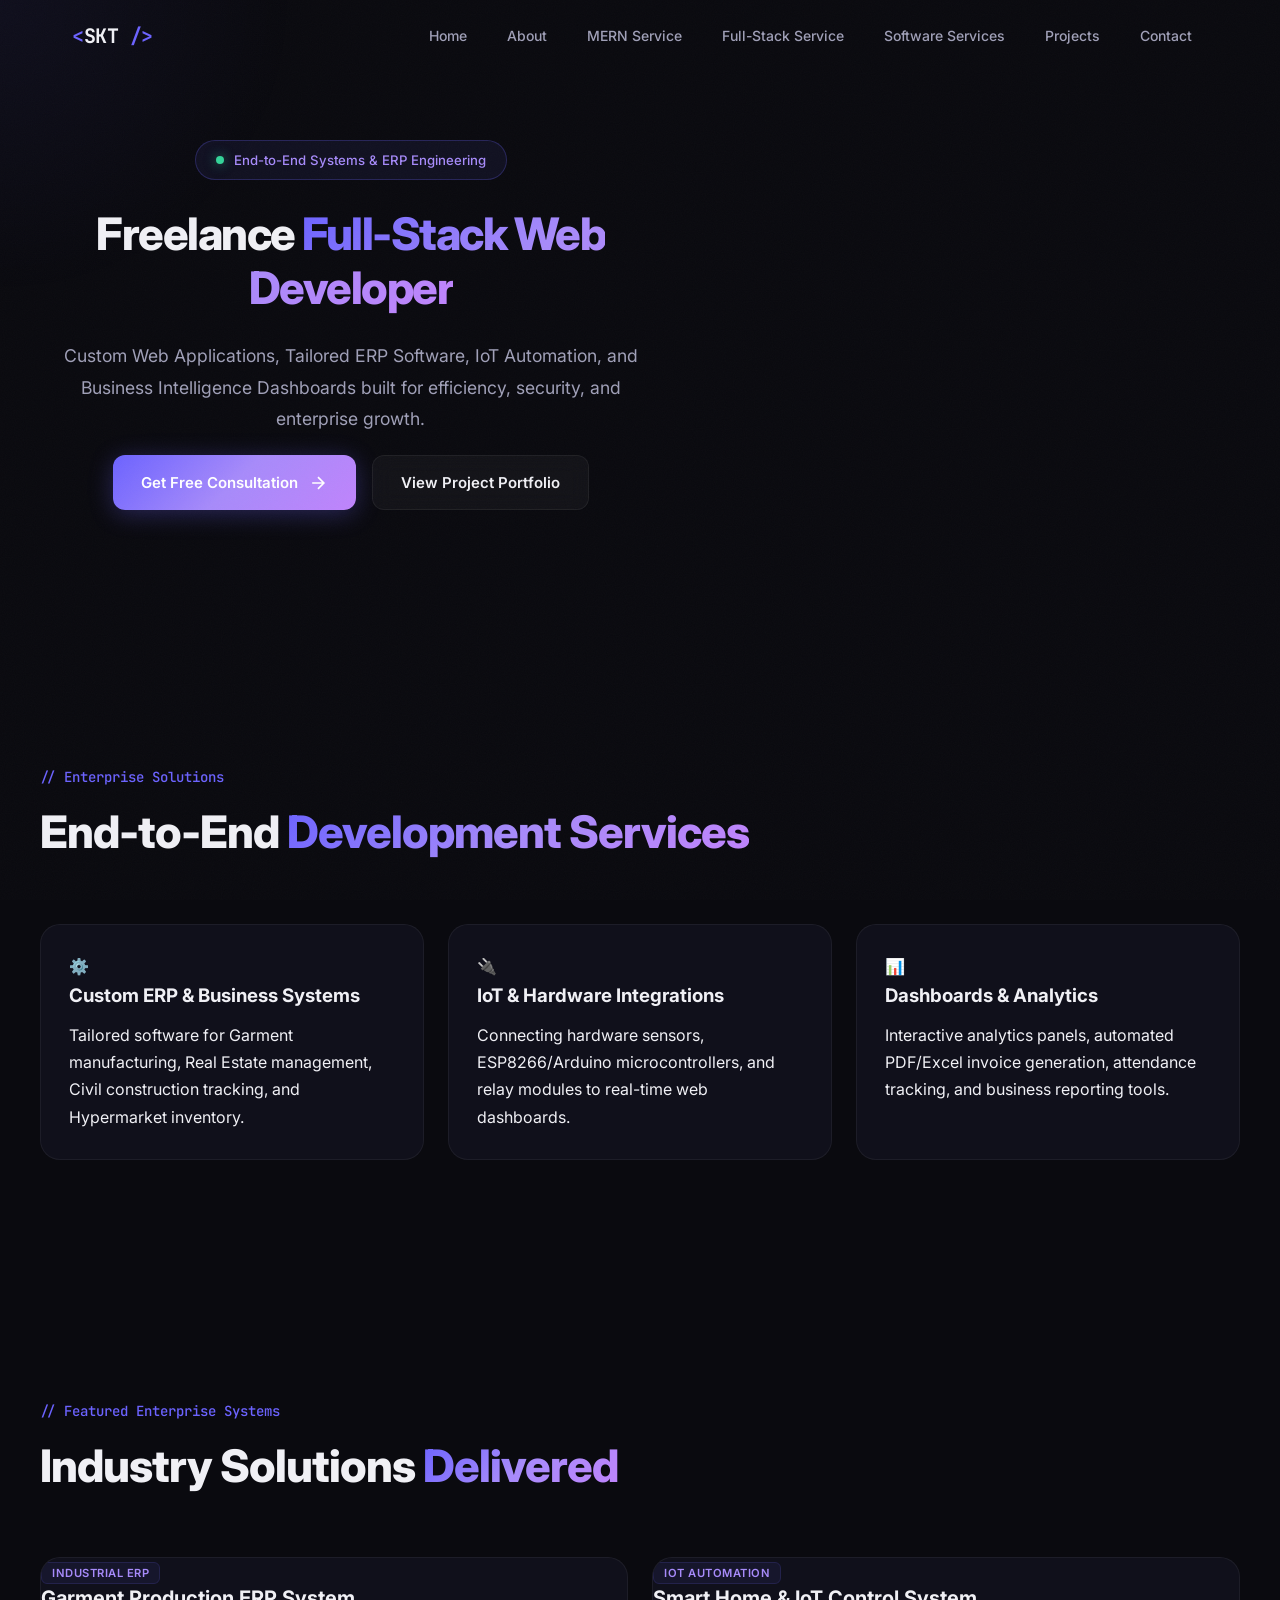
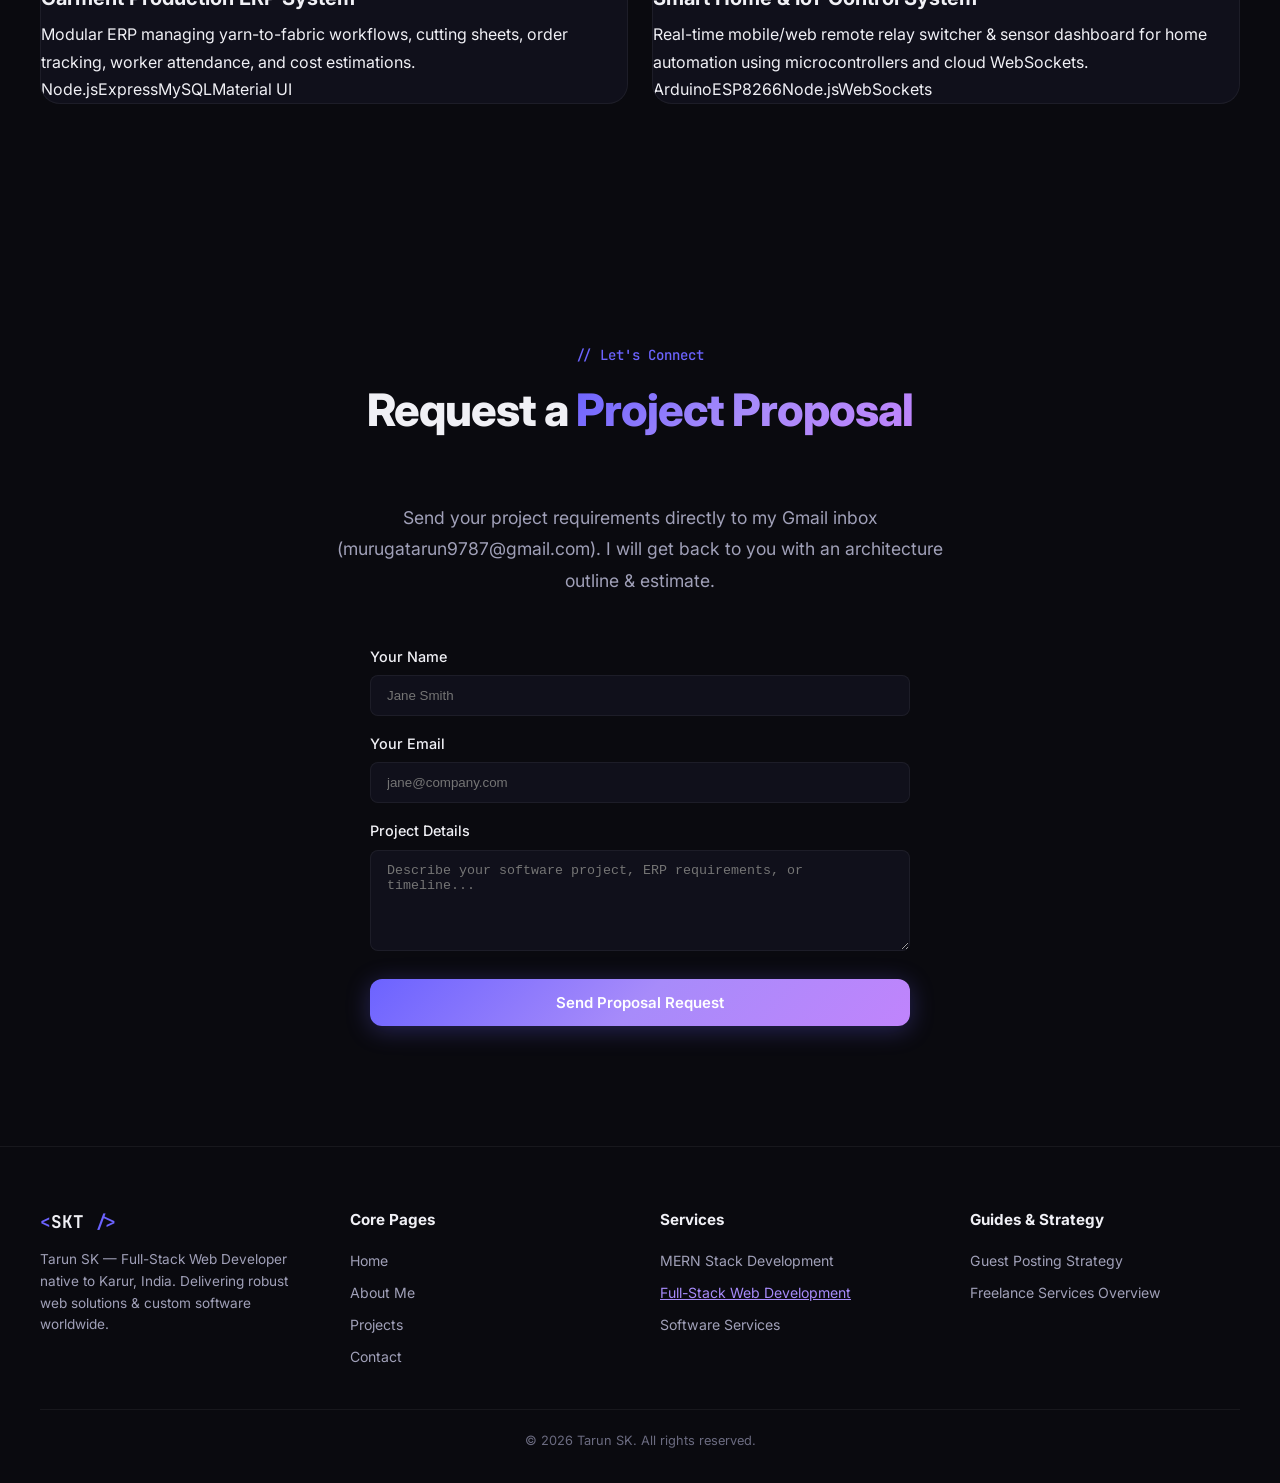
<file: full-stack-web-developer.html>
<!DOCTYPE html>
<html lang="en">

<head>
    <!-- Google tag (gtag.js) -->
    <script async src="https://www.googletagmanager.com/gtag/js?id=G-FLV32KHNRP"></script>
    <script>
        window.dataLayer = window.dataLayer || [];
        function gtag() { dataLayer.push(arguments); }
        gtag('js', new Date());

        gtag('config', 'G-FLV32KHNRP');
    </script>

    <meta charset="UTF-8">
    <meta name="viewport" content="width=device-width, initial-scale=1.0">
    <meta name="description"
        content="Hire Tarun SK — Freelance Full-Stack Web Developer & Systems Architect. Specializing in custom ERP solutions, web apps, IoT integrations, and business automation.">
    <meta name="keywords"
        content="Full Stack Web Developer, Custom Web Application Development, Freelance Software Engineer India, ERP Developer, IoT Web Automation, Tarun SK">
    <meta name="author" content="Tarun SK">
    <title>Freelance Full-Stack Web Developer & ERP Specialist — Tarun SK</title>
    <link rel="icon" type="image/x-icon" href="/favicon.ico">
    <link rel="canonical" href="https://tarun.tideorca.com/full-stack-web-developer.html">

    <!-- Open Graph -->
    <meta property="og:type" content="website">
    <meta property="og:url" content="https://tarun.tideorca.com/full-stack-web-developer.html">
    <meta property="og:title" content="Freelance Full-Stack Web Developer & ERP Specialist — Tarun SK">
    <meta property="og:description"
        content="End-to-end full-stack web application development, custom business software, ERP systems, and IoT solutions.">
    <meta property="og:image" content="https://tarun.tideorca.com/1000328977.png">

    <link rel="preconnect" href="https://fonts.googleapis.com">
    <link rel="preconnect" href="https://fonts.gstatic.com" crossorigin>
    <link href="https://fonts.googleapis.com/css2?family=Inter:wght@300;400;500;600;700;800;900&family=JetBrains+Mono:wght@400;500;600&display=swap" rel="stylesheet">
    <link rel="stylesheet" href="style.css">

    <!-- Schema.org JSON-LD -->
    <script type="application/ld+json">
    {
      "@context": "https://schema.org",
      "@type": "Service",
      "serviceType": "Full Stack Web Development & Custom ERP Systems",
      "provider": {
        "@type": "Person",
        "name": "Tarun SK",
        "url": "https://tarun.tideorca.com/"
      },
      "areaServed": "Worldwide",
      "description": "Custom enterprise software development, business portal engineering, automated workflow systems, and IoT device-to-cloud integration."
    }
    </script>
</head>

<body>
    <div class="cursor-glow" id="cursorGlow"></div>
    <div class="noise-overlay"></div>

    <!-- Navigation -->
    <nav class="navbar" id="navbar">
        <div class="nav-container">
            <a href="index.html" class="nav-logo" id="navLogo">
                <span class="logo-bracket">&lt;</span>SKT<span class="logo-bracket"> /&gt;</span>
            </a>
            <ul class="nav-links" id="navLinks">
                <li><a href="index.html#home" class="nav-link">Home</a></li>
                <li><a href="index.html#about" class="nav-link">About</a></li>
                <li><a href="mern-stack-developer.html" class="nav-link">MERN Service</a></li>
                <li><a href="full-stack-web-developer.html" class="nav-link active">Full-Stack Service</a></li>
                <li><a href="software-services.html" class="nav-link">Software Services</a></li>
                <li><a href="index.html#projects" class="nav-link">Projects</a></li>
                <li><a href="#contact" class="nav-link">Contact</a></li>
            </ul>
            <button class="nav-toggle" id="navToggle" aria-label="Toggle navigation menu">
                <span class="hamburger-line"></span>
                <span class="hamburger-line"></span>
                <span class="hamburger-line"></span>
            </button>
        </div>
    </nav>

    <!-- Page Header -->
    <section class="hero" style="min-height: 60vh; padding-top: 140px;">
        <div class="hero-container">
            <div class="hero-content" style="max-width: 850px; margin: 0 auto; text-align: center;">
                <div class="hero-badge animate-on-scroll">
                    <span class="badge-dot"></span>
                    <span>End-to-End Systems & ERP Engineering</span>
                </div>
                <h1 class="hero-title animate-on-scroll" style="font-size: 2.8rem; line-height: 1.2;">
                    Freelance <span class="gradient-text">Full-Stack Web Developer</span>
                </h1>
                <p class="hero-subtitle animate-on-scroll" style="margin: 20px auto; max-width: 700px;">
                    Custom Web Applications, Tailored ERP Software, IoT Automation, and Business Intelligence Dashboards built for efficiency, security, and enterprise growth.
                </p>
                <div class="hero-cta animate-on-scroll" style="justify-content: center;">
                    <a href="#contact" class="btn btn-primary">
                        <span>Get Free Consultation</span>
                        <svg class="btn-arrow" width="20" height="20" viewBox="0 0 24 24" fill="none" stroke="currentColor" stroke-width="2"><path d="M5 12h14M12 5l7 7-7 7"/></svg>
                    </a>
                    <a href="index.html#projects" class="btn btn-secondary"><span>View Project Portfolio</span></a>
                </div>
            </div>
        </div>
    </section>

    <!-- Specialized Enterprise Offerings -->
    <section class="section">
        <div class="section-container">
            <div class="section-header animate-on-scroll">
                <span class="section-tag">// Enterprise Solutions</span>
                <h2 class="section-title">End-to-End <span class="gradient-text">Development Services</span></h2>
            </div>
            <div class="skills-grid" style="grid-template-columns: repeat(auto-fit, minmax(300px, 1fr));">
                <div class="skill-category">
                    <div class="category-header">
                        <span class="category-icon">⚙️</span>
                        <h3 class="category-title">Custom ERP & Business Systems</h3>
                    </div>
                    <p class="project-desc" style="margin-top: 10px;">Tailored software for Garment manufacturing, Real Estate management, Civil construction tracking, and Hypermarket inventory.</p>
                </div>
                <div class="skill-category">
                    <div class="category-header">
                        <span class="category-icon">🔌</span>
                        <h3 class="category-title">IoT & Hardware Integrations</h3>
                    </div>
                    <p class="project-desc" style="margin-top: 10px;">Connecting hardware sensors, ESP8266/Arduino microcontrollers, and relay modules to real-time web dashboards.</p>
                </div>
                <div class="skill-category">
                    <div class="category-header">
                        <span class="category-icon">📊</span>
                        <h3 class="category-title">Dashboards & Analytics</h3>
                    </div>
                    <p class="project-desc" style="margin-top: 10px;">Interactive analytics panels, automated PDF/Excel invoice generation, attendance tracking, and business reporting tools.</p>
                </div>
            </div>
        </div>
    </section>

    <!-- Project Showcase -->
    <section class="section" style="background: var(--bg-surface);">
        <div class="section-container">
            <div class="section-header animate-on-scroll">
                <span class="section-tag">// Featured Enterprise Systems</span>
                <h2 class="section-title">Industry Solutions <span class="gradient-text">Delivered</span></h2>
            </div>
            <div class="projects-grid">
                <div class="project-card">
                    <div class="project-header">
                        <span class="project-tag">Industrial ERP</span>
                    </div>
                    <h3 class="project-title">Garment Production ERP System</h3>
                    <p class="project-desc">Modular ERP managing yarn-to-fabric workflows, cutting sheets, order tracking, worker attendance, and cost estimations.</p>
                    <div class="project-tech">
                        <span>Node.js</span><span>Express</span><span>MySQL</span><span>Material UI</span>
                    </div>
                </div>
                <div class="project-card">
                    <div class="project-header">
                        <span class="project-tag">IoT Automation</span>
                    </div>
                    <h3 class="project-title">Smart Home & IoT Control System</h3>
                    <p class="project-desc">Real-time mobile/web remote relay switcher & sensor dashboard for home automation using microcontrollers and cloud WebSockets.</p>
                    <div class="project-tech">
                        <span>Arduino</span><span>ESP8266</span><span>Node.js</span><span>WebSockets</span>
                    </div>
                </div>
            </div>
        </div>
    </section>

    <!-- Contact Form Section -->
    <section class="section contact" id="contact">
        <div class="section-container">
            <div class="section-header animate-on-scroll">
                <span class="section-tag">// Let's Connect</span>
                <h2 class="section-title">Request a <span class="gradient-text">Project Proposal</span></h2>
            </div>
            <div class="contact-content animate-on-scroll">
                <p class="contact-text">Send your project requirements directly to my Gmail inbox (murugatarun9787@gmail.com). I will get back to you with an architecture outline & estimate.</p>
                <form class="contact-form" action="https://formspree.io/f/xbldpdqg" method="POST" style="max-width: 540px; margin: 0 auto; text-align: left;">
                    <div style="margin-bottom: 16px;">
                        <label style="display:block; margin-bottom: 6px; font-weight: 500; font-size: 0.9rem;">Your Name</label>
                        <input type="text" name="name" required placeholder="Jane Smith" style="width: 100%; padding: 12px 16px; background: var(--bg-card); border: 1px solid var(--border-color); border-radius: 8px; color: var(--text-primary);">
                    </div>
                    <div style="margin-bottom: 16px;">
                        <label style="display:block; margin-bottom: 6px; font-weight: 500; font-size: 0.9rem;">Your Email</label>
                        <input type="email" name="email" required placeholder="jane@company.com" style="width: 100%; padding: 12px 16px; background: var(--bg-card); border: 1px solid var(--border-color); border-radius: 8px; color: var(--text-primary);">
                    </div>
                    <div style="margin-bottom: 20px;">
                        <label style="display:block; margin-bottom: 6px; font-weight: 500; font-size: 0.9rem;">Project Details</label>
                        <textarea name="message" rows="5" required placeholder="Describe your software project, ERP requirements, or timeline..." style="width: 100%; padding: 12px 16px; background: var(--bg-card); border: 1px solid var(--border-color); border-radius: 8px; color: var(--text-primary); resize: vertical;"></textarea>
                    </div>
                    <button type="submit" class="btn btn-primary" style="width: 100%; justify-content: center;">
                        <span>Send Proposal Request</span>
                    </button>
                </form>
            </div>
        </div>
    </section>

    <!-- Multi-Column Footer -->
    <footer class="footer" style="padding: 60px 32px 32px; border-top: 1px solid var(--border-color);">
        <div class="footer-container">
            <div style="display: grid; grid-template-columns: repeat(auto-fit, minmax(200px, 1fr)); gap: 40px; margin-bottom: 40px; text-align: left;">
                <div>
                    <span class="footer-logo" style="margin-bottom: 12px;">
                        <span class="logo-bracket">&lt;</span>SKT<span class="logo-bracket"> /&gt;</span>
                    </span>
                    <p style="font-size: 0.85rem; color: var(--text-secondary); line-height: 1.6;">
                        Tarun SK — Full-Stack Web Developer native to Karur, India. Delivering robust web solutions & custom software worldwide.
                    </p>
                </div>
                <div>
                    <h4 style="font-size: 0.95rem; font-weight: 700; color: var(--text-primary); margin-bottom: 16px;">Core Pages</h4>
                    <ul style="list-style: none; padding: 0; margin: 0; display: flex; flex-direction: column; gap: 8px; font-size: 0.88rem;">
                        <li><a href="index.html#home" style="color: var(--text-secondary); text-decoration: none;">Home</a></li>
                        <li><a href="index.html#about" style="color: var(--text-secondary); text-decoration: none;">About Me</a></li>
                        <li><a href="index.html#projects" style="color: var(--text-secondary); text-decoration: none;">Projects</a></li>
                        <li><a href="#contact" style="color: var(--text-secondary); text-decoration: none;">Contact</a></li>
                    </ul>
                </div>
                <div>
                    <h4 style="font-size: 0.95rem; font-weight: 700; color: var(--text-primary); margin-bottom: 16px;">Services</h4>
                    <ul style="list-style: none; padding: 0; margin: 0; display: flex; flex-direction: column; gap: 8px; font-size: 0.88rem;">
                        <li><a href="mern-stack-developer.html" style="color: var(--text-secondary); text-decoration: none;">MERN Stack Development</a></li>
                        <li><a href="full-stack-web-developer.html" style="color: var(--accent-secondary); text-decoration: underline;">Full-Stack Web Development</a></li>
                        <li><a href="software-services.html" style="color: var(--text-secondary); text-decoration: none;">Software Services</a></li>
                    </ul>
                </div>
                <div>
                    <h4 style="font-size: 0.95rem; font-weight: 700; color: var(--text-primary); margin-bottom: 16px;">Guides & Strategy</h4>
                    <ul style="list-style: none; padding: 0; margin: 0; display: flex; flex-direction: column; gap: 8px; font-size: 0.88rem;">
                        <li><a href="guest-posting-strategy.html" style="color: var(--text-secondary); text-decoration: none;">Guest Posting Strategy</a></li>
                        <li><a href="software-services.html" style="color: var(--text-secondary); text-decoration: none;">Freelance Services Overview</a></li>
                    </ul>
                </div>
            </div>
            <div style="border-top: 1px solid var(--border-color); padding-top: 20px; text-align: center;">
                <p class="footer-copyright">© 2026 Tarun SK. All rights reserved.</p>
            </div>
        </div>
    </footer>

    <script src="script.js"></script>
</body>

</html>
</file>
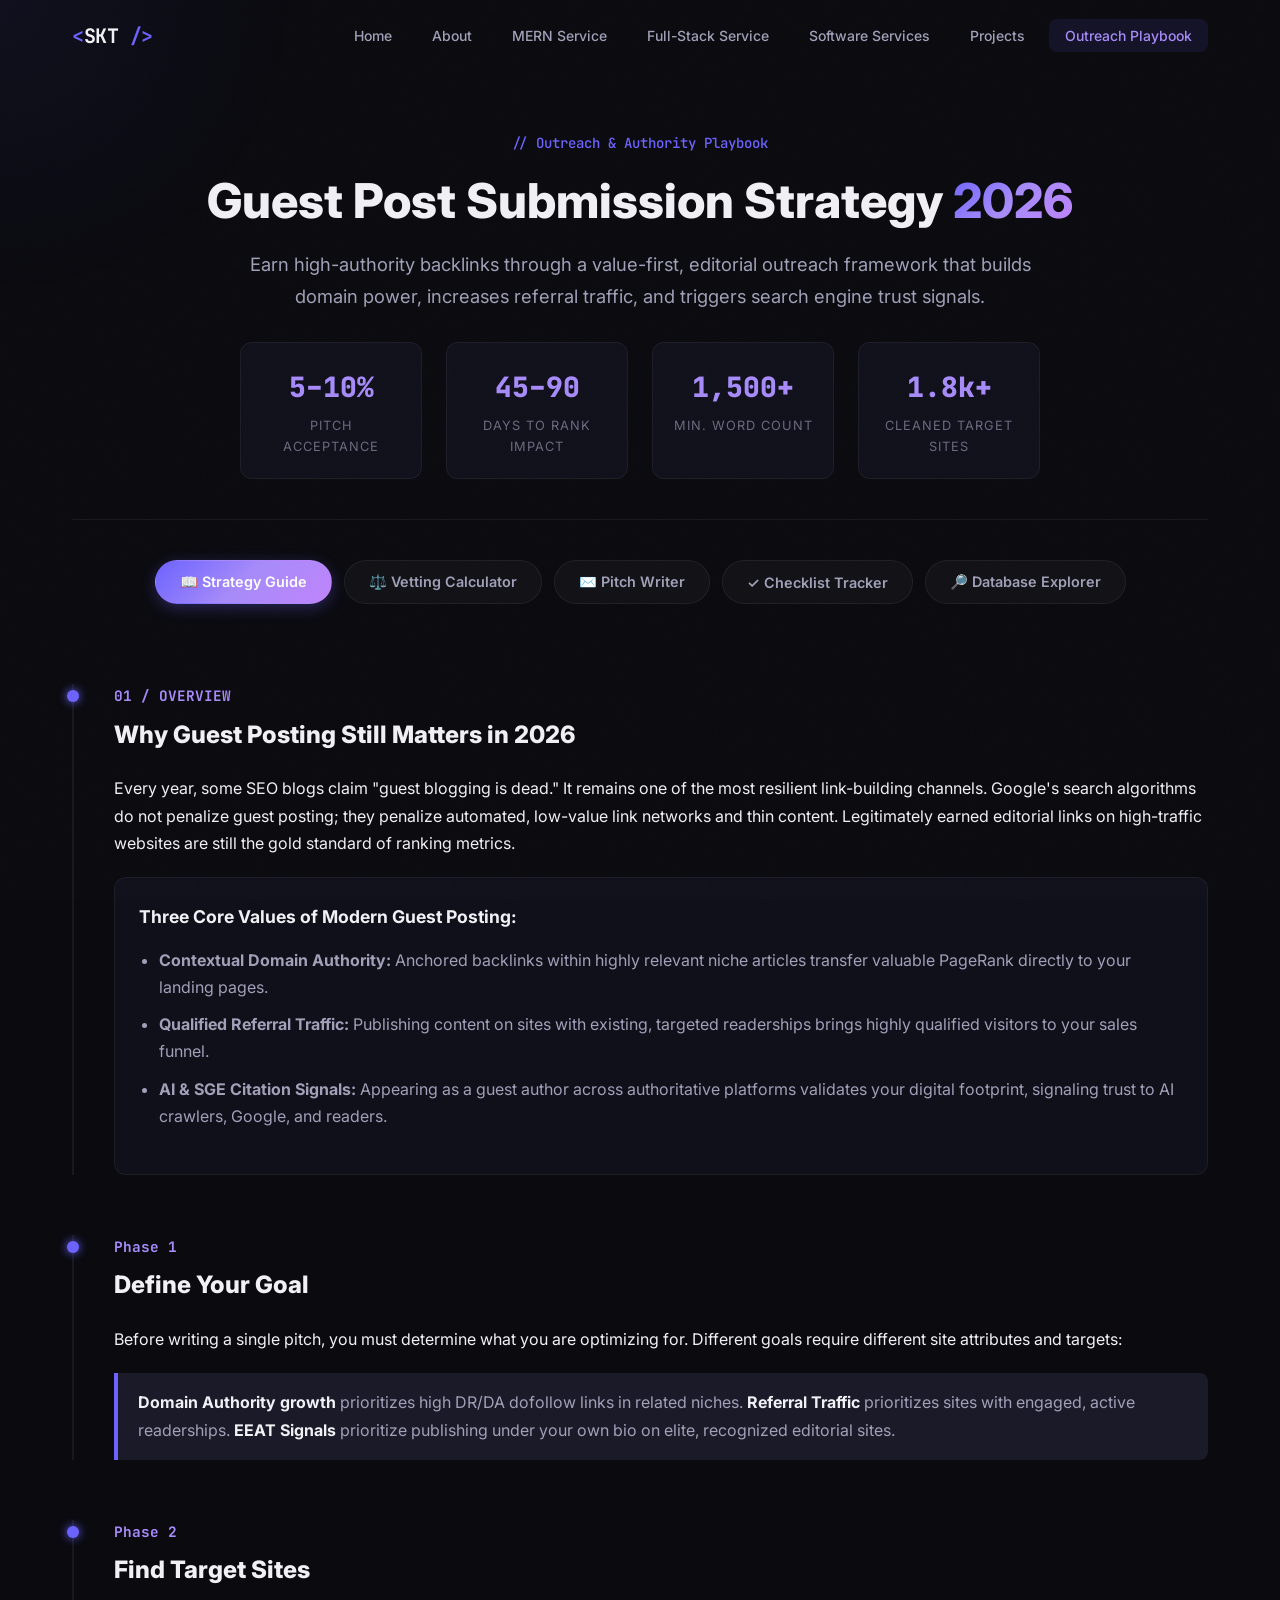
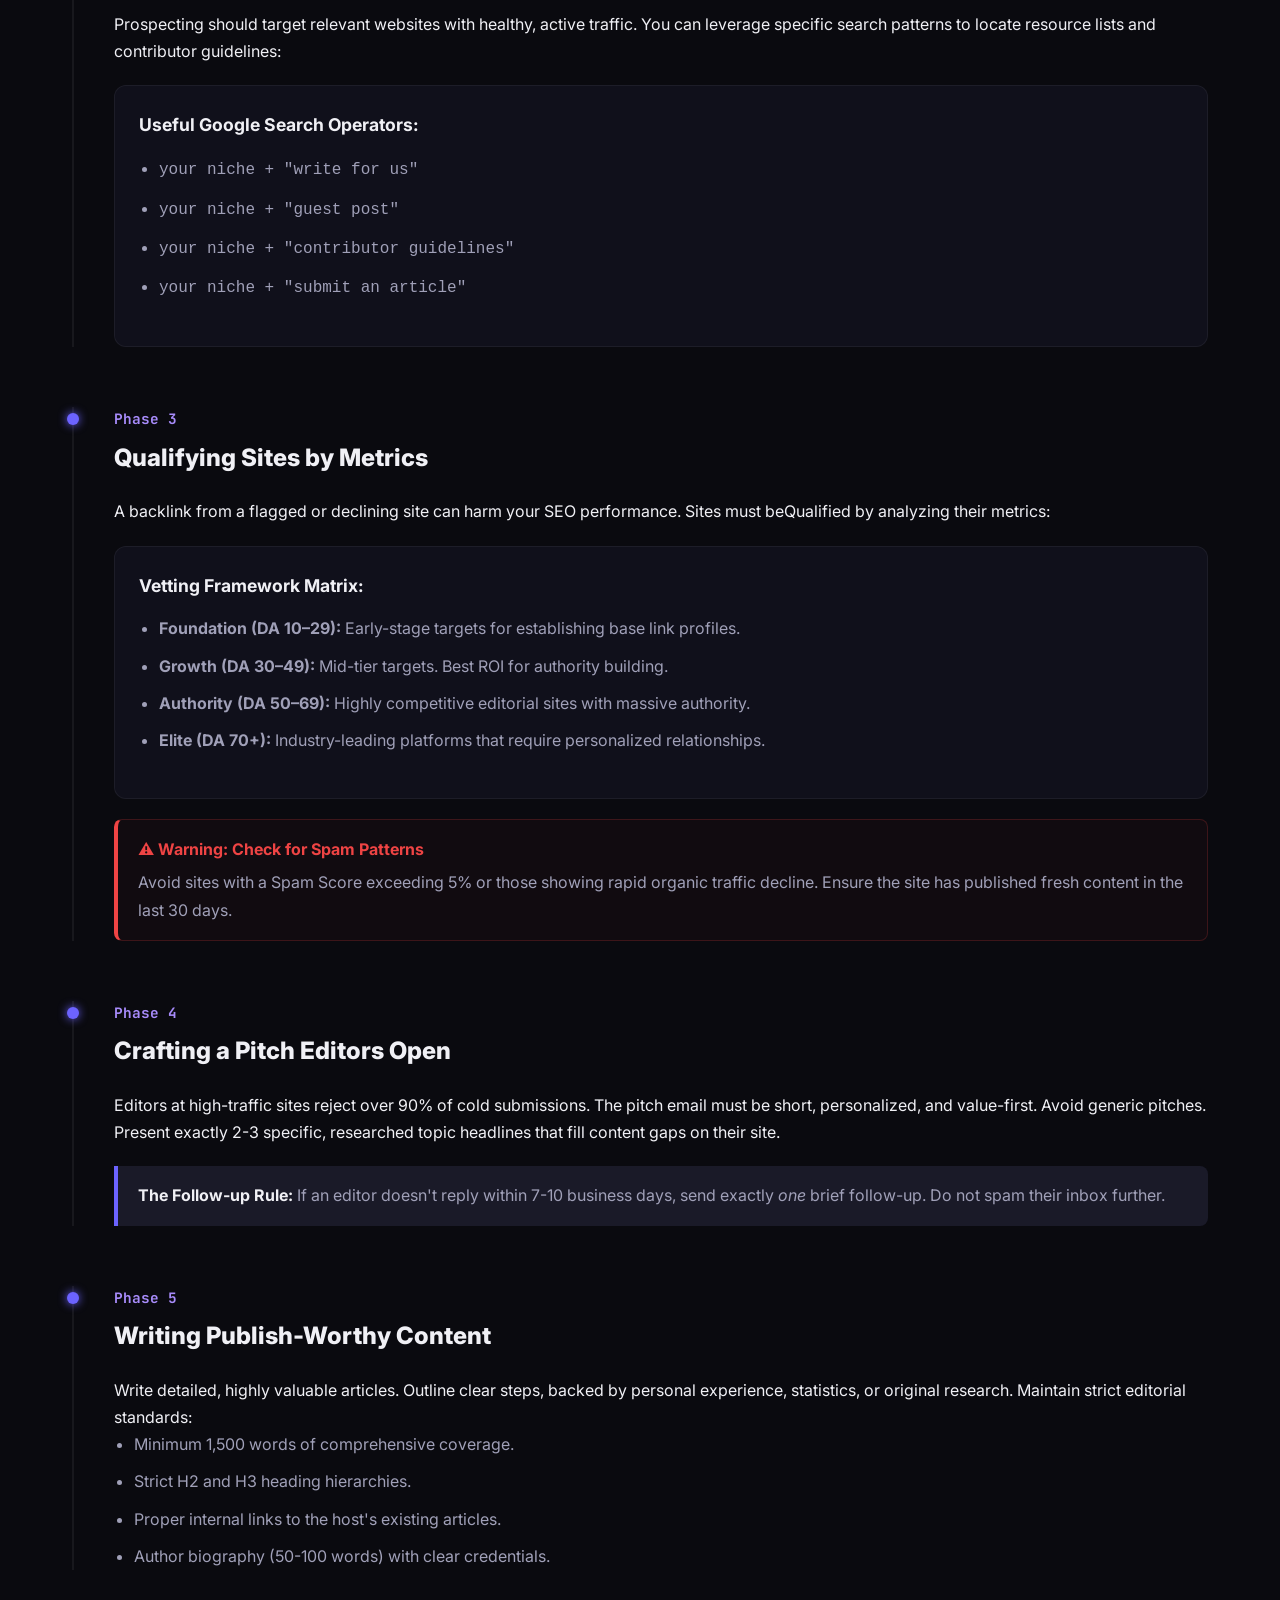
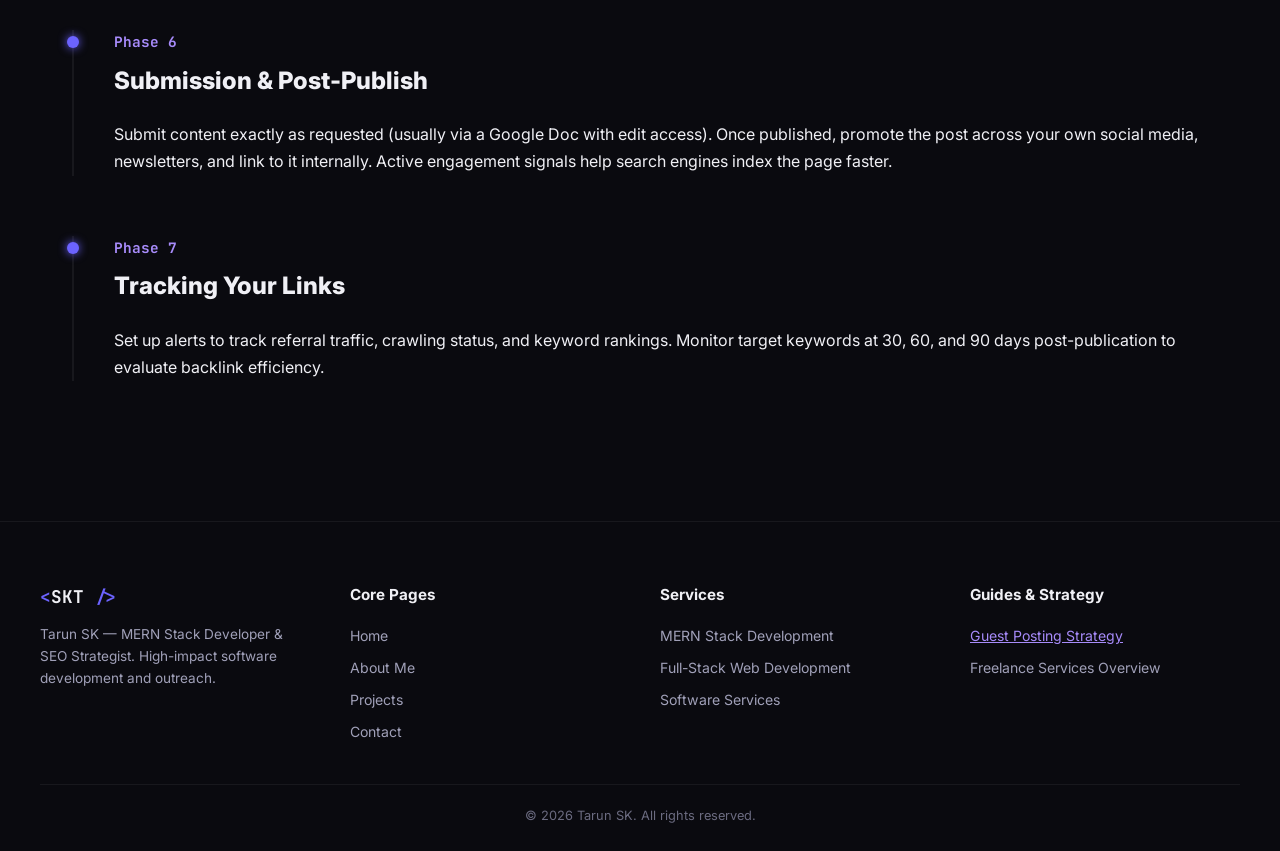
<file: guest-posting-strategy.html>
<!DOCTYPE html>
<html lang="en">

<head>
    <!-- Google tag (gtag.js) -->
    <script async src="https://www.googletagmanager.com/gtag/js?id=G-FLV32KHNRP"></script>
    <script>
        window.dataLayer = window.dataLayer || [];
        function gtag() { dataLayer.push(arguments); }
        gtag('js', new Date());

        gtag('config', 'G-FLV32KHNRP');
    </script>

    <meta charset="UTF-8">
    <meta name="viewport" content="width=device-width, initial-scale=1.0">
    <meta name="description"
        content="The Complete Guest Post Submission Strategy for 2026. Evaluate backlink quality, generate personalized pitches, track checklist progress, and search 1,800+ guest blogging sites.">
    <meta name="keywords"
        content="Guest Posting, Backlinks, SEO Strategy, Pitch Generator, Link Building, Domain Authority, MERN Stack Developer, Tarun SK">
    <meta name="author" content="Tarun SK">
    <title>Guest Post Submission Strategy & Toolkit (2026) — Tarun SK</title>
    <link rel="icon" type="image/x-icon" href="/favicon.ico">
    <link rel="canonical" href="https://tarun.tideorca.com/guest-posting-strategy.html">

    <link rel="preconnect" href="https://fonts.googleapis.com">
    <link rel="preconnect" href="https://fonts.gstatic.com" crossorigin>
    <link href="https://fonts.googleapis.com/css2?family=Inter:wght@300;400;500;600;700;800;900&family=JetBrains+Mono:wght@400;500;600&display=swap" rel="stylesheet">
    <link rel="stylesheet" href="style.css">
    
    <style>
        /* Override specific sections for subpage context */
        .dashboard-hero {
            position: relative;
            z-index: 1;
        }
        
        .tab-content {
            position: relative;
            z-index: 2;
        }
    </style>
</head>

<body>
    <!-- Cursor glow effect -->
    <div class="cursor-glow" id="cursorGlow"></div>

    <!-- Noise overlay -->
    <div class="noise-overlay"></div>

    <!-- Navigation -->
    <nav class="navbar" id="navbar">
        <div class="nav-container">
            <a href="index.html" class="nav-logo" id="navLogo">
                <span class="logo-bracket">&lt;</span>SKT<span class="logo-bracket"> /&gt;</span>
            </a>
            <ul class="nav-links" id="navLinks">
                <li><a href="index.html#home" class="nav-link">Home</a></li>
                <li><a href="index.html#about" class="nav-link">About</a></li>
                <li><a href="mern-stack-developer.html" class="nav-link">MERN Service</a></li>
                <li><a href="full-stack-web-developer.html" class="nav-link">Full-Stack Service</a></li>
                <li><a href="software-services.html" class="nav-link">Software Services</a></li>
                <li><a href="index.html#projects" class="nav-link">Projects</a></li>
                <li><a href="guest-posting-strategy.html" class="nav-link active">Outreach Playbook</a></li>
            </ul>
            <button class="nav-toggle" id="navToggle" aria-label="Toggle navigation menu">
                <span class="hamburger-line"></span>
                <span class="hamburger-line"></span>
                <span class="hamburger-line"></span>
            </button>
        </div>
    </nav>

    <!-- Main Content -->
    <main style="padding-top: var(--nav-height); min-height: calc(100vh - 150px);">
        <div class="dashboard-container">
            
            <!-- Hero Header -->
            <header class="dashboard-hero">
                <span class="section-tag">// Outreach & Authority Playbook</span>
                <h1>Guest Post Submission Strategy <span class="gradient-text">2026</span></h1>
                <p>Earn high-authority backlinks through a value-first, editorial outreach framework that builds domain power, increases referral traffic, and triggers search engine trust signals.</p>
                
                <div class="dashboard-hero-stats">
                    <div class="dashboard-stat-card">
                        <div class="dashboard-stat-value">5–10%</div>
                        <div class="dashboard-stat-label">Pitch Acceptance</div>
                    </div>
                    <div class="dashboard-stat-card">
                        <div class="dashboard-stat-value">45–90</div>
                        <div class="dashboard-stat-label">Days to Rank Impact</div>
                    </div>
                    <div class="dashboard-stat-card">
                        <div class="dashboard-stat-value">1,500+</div>
                        <div class="dashboard-stat-label">Min. Word Count</div>
                    </div>
                    <div class="dashboard-stat-card">
                        <div class="dashboard-stat-value">1.8k+</div>
                        <div class="dashboard-stat-label">Cleaned Target Sites</div>
                    </div>
                </div>
            </header>

            <!-- Dashboard Tabs -->
            <div class="dashboard-tabs">
                <button class="tab-btn active" onclick="switchTab('strategy')">📖 Strategy Guide</button>
                <button class="tab-btn" onclick="switchTab('vetting')">⚖️ Vetting Calculator</button>
                <button class="tab-btn" onclick="switchTab('pitch')">✉️ Pitch Writer</button>
                <button class="tab-btn" onclick="switchTab('checklist')">✓ Checklist Tracker</button>
                <button class="tab-btn" onclick="switchTab('explorer')">🔎 Database Explorer</button>
            </div>

            <!-- Tab 1: Strategy Guide -->
            <div id="strategy-tab" class="tab-content active">
                <section class="strategy-section">
                    
                    <div class="strategy-phase">
                        <span class="strategy-phase-num">01 / OVERVIEW</span>
                        <h2 class="strategy-phase-title">Why Guest Posting Still Matters in 2026</h2>
                        <p>Every year, some SEO blogs claim "guest blogging is dead." It remains one of the most resilient link-building channels. Google's search algorithms do not penalize guest posting; they penalize automated, low-value link networks and thin content. Legitimately earned editorial links on high-traffic websites are still the gold standard of ranking metrics.</p>
                        <div class="strategy-card">
                            <h3 class="strategy-card-title">Three Core Values of Modern Guest Posting:</h3>
                            <ul class="strategy-list">
                                <li><strong>Contextual Domain Authority:</strong> Anchored backlinks within highly relevant niche articles transfer valuable PageRank directly to your landing pages.</li>
                                <li><strong>Qualified Referral Traffic:</strong> Publishing content on sites with existing, targeted readerships brings highly qualified visitors to your sales funnel.</li>
                                <li><strong>AI & SGE Citation Signals:</strong> Appearing as a guest author across authoritative platforms validates your digital footprint, signaling trust to AI crawlers, Google, and readers.</li>
                            </ul>
                        </div>
                    </div>

                    <div class="strategy-phase">
                        <span class="strategy-phase-num">Phase 1</span>
                        <h2 class="strategy-phase-title">Define Your Goal</h2>
                        <p>Before writing a single pitch, you must determine what you are optimizing for. Different goals require different site attributes and targets:</p>
                        <div class="strategy-highlight">
                            <strong>Domain Authority growth</strong> prioritizes high DR/DA dofollow links in related niches. <strong>Referral Traffic</strong> prioritizes sites with engaged, active readerships. <strong>EEAT Signals</strong> prioritize publishing under your own bio on elite, recognized editorial sites.
                        </div>
                    </div>

                    <div class="strategy-phase">
                        <span class="strategy-phase-num">Phase 2</span>
                        <h2 class="strategy-phase-title">Find Target Sites</h2>
                        <p>Prospecting should target relevant websites with healthy, active traffic. You can leverage specific search patterns to locate resource lists and contributor guidelines:</p>
                        <div class="strategy-card">
                            <h3 class="strategy-card-title">Useful Google Search Operators:</h3>
                            <ul class="strategy-list">
                                <li><code>your niche + "write for us"</code></li>
                                <li><code>your niche + "guest post"</code></li>
                                <li><code>your niche + "contributor guidelines"</code></li>
                                <li><code>your niche + "submit an article"</code></li>
                            </ul>
                        </div>
                    </div>

                    <div class="strategy-phase">
                        <span class="strategy-phase-num">Phase 3</span>
                        <h2 class="strategy-phase-title">Qualifying Sites by Metrics</h2>
                        <p>A backlink from a flagged or declining site can harm your SEO performance. Sites must beQualified by analyzing their metrics:</p>
                        <div class="strategy-card">
                            <h3 class="strategy-card-title">Vetting Framework Matrix:</h3>
                            <ul class="strategy-list">
                                <li><strong>Foundation (DA 10–29):</strong> Early-stage targets for establishing base link profiles.</li>
                                <li><strong>Growth (DA 30–49):</strong> Mid-tier targets. Best ROI for authority building.</li>
                                <li><strong>Authority (DA 50–69):</strong> Highly competitive editorial sites with massive authority.</li>
                                <li><strong>Elite (DA 70+):</strong> Industry-leading platforms that require personalized relationships.</li>
                            </ul>
                        </div>
                        <div class="strategy-alert">
                            <div class="strategy-alert-title">⚠ Warning: Check for Spam Patterns</div>
                            Avoid sites with a Spam Score exceeding 5% or those showing rapid organic traffic decline. Ensure the site has published fresh content in the last 30 days.
                        </div>
                    </div>

                    <div class="strategy-phase">
                        <span class="strategy-phase-num">Phase 4</span>
                        <h2 class="strategy-phase-title">Crafting a Pitch Editors Open</h2>
                        <p>Editors at high-traffic sites reject over 90% of cold submissions. The pitch email must be short, personalized, and value-first. Avoid generic pitches. Present exactly 2-3 specific, researched topic headlines that fill content gaps on their site.</p>
                        <div class="strategy-highlight">
                            <strong>The Follow-up Rule:</strong> If an editor doesn't reply within 7-10 business days, send exactly <i>one</i> brief follow-up. Do not spam their inbox further.
                        </div>
                    </div>

                    <div class="strategy-phase">
                        <span class="strategy-phase-num">Phase 5</span>
                        <h2 class="strategy-phase-title">Writing Publish-Worthy Content</h2>
                        <p>Write detailed, highly valuable articles. Outline clear steps, backed by personal experience, statistics, or original research. Maintain strict editorial standards:</p>
                        <ul class="strategy-list">
                            <li>Minimum 1,500 words of comprehensive coverage.</li>
                            <li>Strict H2 and H3 heading hierarchies.</li>
                            <li>Proper internal links to the host's existing articles.</li>
                            <li>Author biography (50-100 words) with clear credentials.</li>
                        </ul>
                    </div>

                    <div class="strategy-phase">
                        <span class="strategy-phase-num">Phase 6</span>
                        <h2 class="strategy-phase-title">Submission & Post-Publish</h2>
                        <p>Submit content exactly as requested (usually via a Google Doc with edit access). Once published, promote the post across your own social media, newsletters, and link to it internally. Active engagement signals help search engines index the page faster.</p>
                    </div>

                    <div class="strategy-phase">
                        <span class="strategy-phase-num">Phase 7</span>
                        <h2 class="strategy-phase-title">Tracking Your Links</h2>
                        <p>Set up alerts to track referral traffic, crawling status, and keyword rankings. Monitor target keywords at 30, 60, and 90 days post-publication to evaluate backlink efficiency.</p>
                    </div>

                </section>
            </div>

            <!-- Tab 2: Vetting Calculator -->
            <div id="vetting-tab" class="tab-content">
                <div class="tool-grid">
                    <div class="tool-card">
                        <h3 class="tool-card-title">⚖️ Domain Vetting Calculator</h3>
                        <p style="color: var(--text-secondary); margin-bottom: 20px; font-size: 0.9rem;">Enter metrics for your target guest post site to evaluate link quality and determine its structural tier.</p>
                        
                        <div class="form-group">
                            <label class="form-label" for="calc-da">Domain Authority (DA / DR)</label>
                            <input type="number" id="calc-da" class="form-input" min="1" max="100" value="35" placeholder="e.g. 45" oninput="calculateVetting()">
                        </div>
                        
                        <div class="form-group">
                            <label class="form-label" for="calc-spam">Spam Score (%)</label>
                            <input type="number" id="calc-spam" class="form-input" min="0" max="100" value="1" placeholder="e.g. 2" oninput="calculateVetting()">
                        </div>
                        
                        <div class="form-group">
                            <label class="form-label" for="calc-traffic">Monthly Organic Traffic</label>
                            <input type="number" id="calc-traffic" class="form-input" min="0" value="12000" placeholder="e.g. 25000" oninput="calculateVetting()">
                        </div>
                    </div>
                    
                    <div class="tool-card" style="justify-content: space-between;">
                        <h3 class="tool-card-title">📊 Evaluation Results</h3>
                        
                        <div class="calc-verdict-box" id="calc-verdict-container">
                            <div class="calc-verdict-title" id="calc-tier">TBD</div>
                            <div class="calc-verdict-desc" id="calc-details">Enter details to see calculations.</div>
                        </div>
                        
                        <div class="strategy-highlight" style="margin: 0;" id="calc-rec">
                            <strong>Recommendation:</strong> Add site data.
                        </div>
                    </div>
                </div>
            </div>

            <!-- Tab 3: Pitch Writer -->
            <div id="pitch-tab" class="tab-content">
                <div class="tool-grid">
                    <div class="tool-card">
                        <h3 class="tool-card-title">✉️ Email Pitch Generator</h3>
                        <p style="color: var(--text-secondary); margin-bottom: 20px; font-size: 0.9rem;">Fill out the fields to generate a highly personalized pitch designed to get opened by publication editors.</p>
                        
                        <div class="form-group">
                            <label class="form-label" for="pitch-editor">Editor's First Name</label>
                            <input type="text" id="pitch-editor" class="form-input" placeholder="e.g. Sarah" oninput="generatePitch()">
                        </div>
                        
                        <div class="form-group">
                            <label class="form-label" for="pitch-sitename">Target Website / Blog Name</label>
                            <input type="text" id="pitch-sitename" class="form-input" placeholder="e.g. TechTrends" oninput="generatePitch()">
                        </div>
                        
                        <div class="form-group">
                            <label class="form-label" for="pitch-category">Site Category / Target Section</label>
                            <input type="text" id="pitch-category" class="form-input" placeholder="e.g. Full Stack Web Development" oninput="generatePitch()">
                        </div>

                        <div class="form-group">
                            <label class="form-label" for="pitch-article">Reference Article Title (from their site)</label>
                            <input type="text" id="pitch-article" class="form-input" placeholder="e.g. The Shift to Serverless Database Clusters" oninput="generatePitch()">
                        </div>
                        
                        <div class="form-group">
                            <label class="form-label" for="pitch-template">Pitch Style Template</label>
                            <select id="pitch-template" class="form-input" style="background: rgba(10, 10, 15, 0.85);" onchange="generatePitch()">
                                <option value="standard">Standard Personal Value Pitch</option>
                                <option value="data">Data-Driven / Case Study Pitch</option>
                                <option value="practical">Practical Action / How-To Guide Pitch</option>
                            </select>
                        </div>
                    </div>
                    
                    <div class="tool-card" style="justify-content: flex-start;">
                        <h3 class="tool-card-title">📋 Generated Output</h3>
                        
                        <div class="pitch-output-wrapper">
                            <div class="pitch-output-header">
                                <span>Subject Preview</span>
                                <button class="btn-copy" id="copyBtn" onclick="copyToClipboard()">Copy Pitch</button>
                            </div>
                            <textarea id="pitch-result" class="pitch-output" readonly></textarea>
                        </div>
                    </div>
                </div>
            </div>

            <!-- Tab 4: Checklist Tracker -->
            <div id="checklist-tab" class="tab-content">
                <div class="tool-card" style="max-width: 800px; margin: 0 auto 50px;">
                    <h3 class="tool-card-title">✓ Interactive Submission Checklist</h3>
                    <p style="color: var(--text-secondary); margin-bottom: 24px; font-size: 0.9rem;">Verify your guest posts against this 24-step editorial checklist. Progress is saved locally in your browser.</p>
                    
                    <div class="checklist-progress-container">
                        <div class="checklist-progress-header">
                            <span>Checklist Progress</span>
                            <span id="checklist-progress-text">0 / 24 items completed (0%)</span>
                        </div>
                        <div class="checklist-progress-bg">
                            <div class="checklist-progress-fill" id="checklist-progress-fill"></div>
                        </div>
                    </div>

                    <div class="checklist-sections">
                        <!-- Section 1 -->
                        <div class="checklist-section">
                            <h4 class="checklist-section-title">1. Site Research</h4>
                            <div class="checklist-item" onclick="toggleChecklist(1)">
                                <div class="checklist-checkbox-wrapper"><div class="checklist-checkbox" id="chk-1"></div></div>
                                <div class="checklist-text">Target site matches my core industry or product niche.</div>
                            </div>
                            <div class="checklist-item" onclick="toggleChecklist(2)">
                                <div class="checklist-checkbox-wrapper"><div class="checklist-checkbox" id="chk-2"></div></div>
                                <div class="checklist-text">Site organic traffic is stable and exceeds 1,000 monthly hits.</div>
                            </div>
                            <div class="checklist-item" onclick="toggleChecklist(3)">
                                <div class="checklist-checkbox-wrapper"><div class="checklist-checkbox" id="chk-3"></div></div>
                                <div class="checklist-text">Site Domain Authority (DA/DR) is within targeted ranges.</div>
                            </div>
                            <div class="checklist-item" onclick="toggleChecklist(4)">
                                <div class="checklist-checkbox-wrapper"><div class="checklist-checkbox" id="chk-4"></div></div>
                                <div class="checklist-text">Site spam score is under 5% (safe link profile).</div>
                            </div>
                            <div class="checklist-item" onclick="toggleChecklist(5)">
                                <div class="checklist-checkbox-wrapper"><div class="checklist-checkbox" id="chk-5"></div></div>
                                <div class="checklist-text">Blog content has been updated within the last 30 days.</div>
                            </div>
                            <div class="checklist-item" onclick="toggleChecklist(6)">
                                <div class="checklist-checkbox-wrapper"><div class="checklist-checkbox" id="chk-6"></div></div>
                                <div class="checklist-text">Competitor backlink gap analyzed for target overlaps.</div>
                            </div>
                        </div>

                        <!-- Section 2 -->
                        <div class="checklist-section">
                            <h4 class="checklist-section-title">2. Pitch Quality</h4>
                            <div class="checklist-item" onclick="toggleChecklist(7)">
                                <div class="checklist-checkbox-wrapper"><div class="checklist-checkbox" id="chk-7"></div></div>
                                <div class="checklist-text">Outreach email is personalized to the editor's first name.</div>
                            </div>
                            <div class="checklist-item" onclick="toggleChecklist(8)">
                                <div class="checklist-checkbox-wrapper"><div class="checklist-checkbox" id="chk-8"></div></div>
                                <div class="checklist-text">Pitch offers exactly 2-3 specific, highly tailored topic ideas.</div>
                            </div>
                            <div class="checklist-item" onclick="toggleChecklist(9)">
                                <div class="checklist-checkbox-wrapper"><div class="checklist-checkbox" id="chk-9"></div></div>
                                <div class="checklist-text">Pitches explicitly reference a recently published piece on their site.</div>
                            </div>
                            <div class="checklist-item" onclick="toggleChecklist(10)">
                                <div class="checklist-checkbox-wrapper"><div class="checklist-checkbox" id="chk-10"></div></div>
                                <div class="checklist-text">Angles frame reader-value/utility instead of self-promotion.</div>
                            </div>
                            <div class="checklist-item" onclick="toggleChecklist(11)">
                                <div class="checklist-checkbox-wrapper"><div class="checklist-checkbox" id="chk-11"></div></div>
                                <div class="checklist-text">Included 2 relevant writing samples on high-DA sites.</div>
                            </div>
                        </div>

                        <!-- Section 3 -->
                        <div class="checklist-section">
                            <h4 class="checklist-section-title">3. Article Standards</h4>
                            <div class="checklist-item" onclick="toggleChecklist(12)">
                                <div class="checklist-checkbox-wrapper"><div class="checklist-checkbox" id="chk-12"></div></div>
                                <div class="checklist-text">Word count meets a minimum of 1,500 words for complete depth.</div>
                            </div>
                            <div class="checklist-item" onclick="toggleChecklist(13)">
                                <div class="checklist-checkbox-wrapper"><div class="checklist-checkbox" id="chk-13"></div></div>
                                <div class="checklist-text">Content integrates original research, case studies, or firsthand experience.</div>
                            </div>
                            <div class="checklist-item" onclick="toggleChecklist(14)">
                                <div class="checklist-checkbox-wrapper"><div class="checklist-checkbox" id="chk-14"></div></div>
                                <div class="checklist-text">Structured properly using H2 and H3 subheadings.</div>
                            </div>
                            <div class="checklist-item" onclick="toggleChecklist(15)">
                                <div class="checklist-checkbox-wrapper"><div class="checklist-checkbox" id="chk-15"></div></div>
                                <div class="checklist-text">Short paragraphs (2-3 sentences max) and list elements utilized for readability.</div>
                            </div>
                            <div class="checklist-item" onclick="toggleChecklist(16)">
                                <div class="checklist-checkbox-wrapper"><div class="checklist-checkbox" id="chk-16"></div></div>
                                <div class="checklist-text">Spelling, syntax, and formatting fully proofread.</div>
                            </div>
                        </div>

                        <!-- Section 4 -->
                        <div class="checklist-section">
                            <h4 class="checklist-section-title">4. EEAT Signals</h4>
                            <div class="checklist-item" onclick="toggleChecklist(17)">
                                <div class="checklist-checkbox-wrapper"><div class="checklist-checkbox" id="chk-17"></div></div>
                                <div class="checklist-text">Author bio (50-100 words) establishes real-world credentials.</div>
                            </div>
                            <div class="checklist-item" onclick="toggleChecklist(18)">
                                <div class="checklist-checkbox-wrapper"><div class="checklist-checkbox" id="chk-18"></div></div>
                                <div class="checklist-text">Author headshot included in high resolution.</div>
                            </div>
                            <div class="checklist-item" onclick="toggleChecklist(19)">
                                <div class="checklist-checkbox-wrapper"><div class="checklist-checkbox" id="chk-19"></div></div>
                                <div class="checklist-text">Fact-based claims linked to authoritative third-party source citations.</div>
                            </div>
                            <div class="checklist-item" onclick="toggleChecklist(20)">
                                <div class="checklist-checkbox-wrapper"><div class="checklist-checkbox" id="chk-20"></div></div>
                                <div class="checklist-text">Legal, medical, or financial disclosures included if topics cover YMYL fields.</div>
                            </div>
                        </div>

                        <!-- Section 5 -->
                        <div class="checklist-section">
                            <h4 class="checklist-section-title">5. Tracking Setup</h4>
                            <div class="checklist-item" onclick="toggleChecklist(21)">
                                <div class="checklist-checkbox-wrapper"><div class="checklist-checkbox" id="chk-21"></div></div>
                                <div class="checklist-text">Link-monitoring alerts set up in SEO tracker tools (Ahrefs/SEMrush).</div>
                            </div>
                            <div class="checklist-item" onclick="toggleChecklist(22)">
                                <div class="checklist-checkbox-wrapper"><div class="checklist-checkbox" id="chk-22"></div></div>
                                <div class="checklist-text">Target landing page keywords mapped in rank tracking tool.</div>
                            </div>
                            <div class="checklist-item" onclick="toggleChecklist(23)">
                                <div class="checklist-checkbox-wrapper"><div class="checklist-checkbox" id="chk-23"></div></div>
                                <div class="checklist-text">Google Analytics configured to trace referral source traffic.</div>
                            </div>
                            <div class="checklist-item" onclick="toggleChecklist(24)">
                                <div class="checklist-checkbox-wrapper"><div class="checklist-checkbox" id="chk-24"></div></div>
                                <div class="checklist-text">Outreach follow-up scheduled for 7 days post-pitch.</div>
                            </div>
                        </div>
                    </div>
                    
                    <button class="btn btn-secondary" onclick="resetChecklist()" style="margin-top: 30px; width: auto; max-width: 200px;">Reset Checklist</button>
                </div>
            </div>

            <!-- Tab 5: Site Explorer -->
            <div id="explorer-tab" class="tab-content">
                <div class="explorer-card">
                    <h3 class="tool-card-title">🔎 target website explorer</h3>
                    <p style="color: var(--text-secondary); margin-bottom: 24px; font-size: 0.9rem;">Browse, search, and qualify from your database of 1,881 verified guest posting sites.</p>
                    
                    <div class="explorer-controls">
                        <div class="form-group" style="margin-bottom: 0;">
                            <label class="form-label" for="search-input">Search Domain Name</label>
                            <input type="text" id="search-input" class="form-input" placeholder="e.g. medium.com or buzzfeed" oninput="handleFilterChange()">
                        </div>
                        <div class="form-group" style="margin-bottom: 0;">
                            <label class="form-label" for="da-filter">Domain Authority (DA) Tier</label>
                            <select id="da-filter" class="form-input" style="background: rgba(10, 10, 15, 0.85);" onchange="handleFilterChange()">
                                <option value="all">All Tiers</option>
                                <option value="elite">Elite (DA 70+)</option>
                                <option value="authority">Authority (DA 50–69)</option>
                                <option value="growth">Growth (DA 30–49)</option>
                                <option value="foundation">Foundation (DA 10–29)</option>
                            </select>
                        </div>
                    </div>

                    <div class="explorer-table-wrapper">
                        <table class="explorer-table">
                            <thead>
                                <tr>
                                    <th>Domain Name</th>
                                    <th>DA Score</th>
                                    <th>Spam Score</th>
                                    <th>Traffic Level</th>
                                    <th>Niche Category</th>
                                </tr>
                            </thead>
                            <tbody id="table-body">
                                <tr>
                                    <td colspan="5" style="text-align: center; color: var(--text-secondary); padding: 30px;">Loading database...</td>
                                </tr>
                            </tbody>
                        </table>
                    </div>

                    <div class="explorer-pagination">
                        <div class="pagination-info" id="pagination-info">Showing 0-0 of 0 target sites</div>
                        <div class="pagination-buttons">
                            <button class="pagination-btn" id="prev-btn" onclick="changePage(-1)" disabled>Previous</button>
                            <button class="pagination-btn" id="next-btn" onclick="changePage(1)" disabled>Next</button>
                        </div>
                    </div>
                </div>
            </div>

        </div>
    </main>

    <!-- Multi-Column Footer -->
    <footer class="footer" style="padding: 60px 32px 32px; border-top: 1px solid var(--border-color);">
        <div class="footer-container">
            <div style="display: grid; grid-template-columns: repeat(auto-fit, minmax(200px, 1fr)); gap: 40px; margin-bottom: 40px; text-align: left;">
                <div>
                    <span class="footer-logo" style="margin-bottom: 12px;">
                        <span class="logo-bracket">&lt;</span>SKT<span class="logo-bracket"> /&gt;</span>
                    </span>
                    <p style="font-size: 0.85rem; color: var(--text-secondary); line-height: 1.6;">
                        Tarun SK — MERN Stack Developer & SEO Strategist. High-impact software development and outreach.
                    </p>
                </div>
                <div>
                    <h4 style="font-size: 0.95rem; font-weight: 700; color: var(--text-primary); margin-bottom: 16px;">Core Pages</h4>
                    <ul style="list-style: none; padding: 0; margin: 0; display: flex; flex-direction: column; gap: 8px; font-size: 0.88rem;">
                        <li><a href="index.html#home" style="color: var(--text-secondary); text-decoration: none;">Home</a></li>
                        <li><a href="index.html#about" style="color: var(--text-secondary); text-decoration: none;">About Me</a></li>
                        <li><a href="index.html#projects" style="color: var(--text-secondary); text-decoration: none;">Projects</a></li>
                        <li><a href="index.html#contact" style="color: var(--text-secondary); text-decoration: none;">Contact</a></li>
                    </ul>
                </div>
                <div>
                    <h4 style="font-size: 0.95rem; font-weight: 700; color: var(--text-primary); margin-bottom: 16px;">Services</h4>
                    <ul style="list-style: none; padding: 0; margin: 0; display: flex; flex-direction: column; gap: 8px; font-size: 0.88rem;">
                        <li><a href="mern-stack-developer.html" style="color: var(--text-secondary); text-decoration: none;">MERN Stack Development</a></li>
                        <li><a href="full-stack-web-developer.html" style="color: var(--text-secondary); text-decoration: none;">Full-Stack Web Development</a></li>
                        <li><a href="software-services.html" style="color: var(--text-secondary); text-decoration: none;">Software Services</a></li>
                    </ul>
                </div>
                <div>
                    <h4 style="font-size: 0.95rem; font-weight: 700; color: var(--text-primary); margin-bottom: 16px;">Guides & Strategy</h4>
                    <ul style="list-style: none; padding: 0; margin: 0; display: flex; flex-direction: column; gap: 8px; font-size: 0.88rem;">
                        <li><a href="guest-posting-strategy.html" style="color: var(--accent-secondary); text-decoration: underline;">Guest Posting Strategy</a></li>
                        <li><a href="software-services.html" style="color: var(--text-secondary); text-decoration: none;">Freelance Services Overview</a></li>
                    </ul>
                </div>
            </div>
            <div style="border-top: 1px solid var(--border-color); padding-top: 20px; text-align: center;">
                <p class="footer-copyright">© 2026 Tarun SK. All rights reserved.</p>
            </div>
        </div>
    </footer>

    <script src="script.js"></script>
    
    <!-- Dashboard Core Logic -->
    <script>
        // Tab switching
        function switchTab(tabName) {
            document.querySelectorAll('.tab-content').forEach(content => {
                content.classList.remove('active');
            });
            document.querySelectorAll('.tab-btn').forEach(btn => {
                btn.classList.remove('active');
            });
            
            document.getElementById(tabName + '-tab').classList.add('active');
            
            // Find button element
            const activeBtn = Array.from(document.querySelectorAll('.tab-btn')).find(btn => 
                btn.textContent.toLowerCase().includes(tabName.substring(0, 4))
            );
            if (activeBtn) activeBtn.classList.add('active');
            
            // Re-render table if explorer is clicked
            if (tabName === 'explorer') {
                renderTable();
            }
        }

        // Checklist State management
        const TOTAL_CHECKLIST_ITEMS = 24;
        let checklistState = {};

        function initChecklist() {
            const stored = localStorage.getItem('guest_post_checklist_state');
            if (stored) {
                try {
                    checklistState = JSON.parse(stored);
                } catch(e) {
                    checklistState = {};
                }
            } else {
                checklistState = {};
            }
            
            for (let i = 1; i <= TOTAL_CHECKLIST_ITEMS; i++) {
                const itemEl = document.getElementById('chk-' + i);
                if (itemEl) {
                    const parent = itemEl.closest('.checklist-item');
                    if (checklistState[i]) {
                        parent.classList.add('checked');
                    } else {
                        parent.classList.remove('checked');
                    }
                }
            }
            updateChecklistProgress();
        }

        function toggleChecklist(index) {
            checklistState[index] = !checklistState[index];
            localStorage.setItem('guest_post_checklist_state', JSON.stringify(checklistState));
            
            const itemEl = document.getElementById('chk-' + index);
            const parent = itemEl.closest('.checklist-item');
            if (checklistState[index]) {
                parent.classList.add('checked');
            } else {
                parent.classList.remove('checked');
            }
            updateChecklistProgress();
        }

        function updateChecklistProgress() {
            let checkedCount = 0;
            for (let i = 1; i <= TOTAL_CHECKLIST_ITEMS; i++) {
                if (checklistState[i]) checkedCount++;
            }
            
            const percentage = Math.round((checkedCount / TOTAL_CHECKLIST_ITEMS) * 100);
            
            const textEl = document.getElementById('checklist-progress-text');
            const fillEl = document.getElementById('checklist-progress-fill');
            
            if (textEl) textEl.textContent = `${checkedCount} / ${TOTAL_CHECKLIST_ITEMS} items completed (${percentage}%)`;
            if (fillEl) fillEl.style.width = percentage + '%';
        }

        function resetChecklist() {
            if (confirm("Are you sure you want to reset all checklist items?")) {
                checklistState = {};
                localStorage.removeItem('guest_post_checklist_state');
                for (let i = 1; i <= TOTAL_CHECKLIST_ITEMS; i++) {
                    const itemEl = document.getElementById('chk-' + i);
                    if (itemEl) {
                        const parent = itemEl.closest('.checklist-item');
                        parent.classList.remove('checked');
                    }
                }
                updateChecklistProgress();
            }
        }

        // Vetting Calculator Logic
        function calculateVetting() {
            const da = parseInt(document.getElementById('calc-da').value) || 0;
            const spam = parseInt(document.getElementById('calc-spam').value) || 0;
            const traffic = parseInt(document.getElementById('calc-traffic').value) || 0;
            
            let tier = "TBD";
            let details = "";
            let rec = "";
            let verdictColor = "var(--accent-primary)";
            
            if (da === 0) {
                document.getElementById('calc-tier').textContent = "Pending Input";
                document.getElementById('calc-details').textContent = "Please enter valid domain authority metric values.";
                document.getElementById('calc-rec').innerHTML = "<strong>Recommendation:</strong> Enter numerical statistics above.";
                return;
            }

            // Tier Calculation
            if (da >= 70) {
                tier = "Elite Tier (DA 70+)";
                details = "Highly authoritative domain, typically industry-leading media. Links from this site pass massive PageRank and drive search visibility.";
                rec = "<strong>Strategy:</strong> Build relationships. Pitch custom, high-profile reports, industry insights, or original dataset results. Cold pitches usually fail; aim for warm introductions.";
            } else if (da >= 50) {
                tier = "Authority Tier (DA 50–69)";
                details = "High authority niche site. These links are highly valuable, transferring reliable rank equity and driving meaningful referral traffic.";
                rec = "<strong>Strategy:</strong> High-effort pitch. Offer detailed outlines, custom infographics, or deep-dives of 2,000+ words. Focus heavily on custom content guidelines.";
            } else if (da >= 30) {
                tier = "Growth Tier (DA 30–49)";
                details = "Mid-tier established website. Provides the best balance between submission effort and ranking yield. Solid foundational power.";
                rec = "<strong>Strategy:</strong> Primary focus tier. Pitch actionable how-to articles, checklists, or summaries. Set up 15-20 pitches in this category monthly.";
            } else {
                tier = "Foundation Tier (DA 10–29)";
                details = "Early-stage niche website. Best for building initial profile depth and diverse contextual anchor targets.";
                rec = "<strong>Strategy:</strong> High volume template pitch. Ensure content is still good quality but prioritize volume. Don't invest days of writing time per piece here.";
            }

            // Spam adjustments
            if (spam > 5) {
                verdictColor = "#ef4444";
                details += " <span style='color: #ef4444; font-weight: bold;'>Warning: Spam score is elevated. Search engines might filter links from this site or pass zero value.</span>";
                rec = "<strong>Caution:</strong> The spam score is high. I recommend prioritizing higher quality domains to keep your site's link profile healthy.";
            } else if (traffic < 1000) {
                verdictColor = "#fb923c";
                details += " <span style='color: #fb923c;'>Notice: Organic traffic is quite low. The site might have minimal active visibility.</span>";
            }

            const verdictBox = document.getElementById('calc-verdict-container');
            verdictBox.style.borderColor = verdictColor;
            
            document.getElementById('calc-tier').textContent = tier;
            document.getElementById('calc-tier').style.color = (spam > 5) ? '#ef4444' : 'var(--accent-secondary)';
            document.getElementById('calc-details').innerHTML = details;
            document.getElementById('calc-rec').innerHTML = rec;
        }

        // Pitch Writer Template Logic
        const templates = {
            standard: `Subject: Contributor pitch: 3 ideas for {SiteName}'s {Category} section

Hi {EditorName},

I read your recent article on "{ArticleTitle}" on {SiteName} — the point about addressing user intent mirrored what we've seen in our own engineering pipelines.

I'd love to share some similar value with your {Category} readers. Here are 3 article ideas I've outlined that would fit your editorial calendar perfectly:

1. How to Secure Role-Based Authentication Middlwares (with Node.js)
2. Crucial Stock Tracking Algorithms for Multi-Vendor E-Commerce Systems
3. Designing Lightweight Frontends for Embedded IoT Automation

Here are 2 samples of my published work:
- Sample 1: https://tarun.tideorca.com
- GitHub Profile: https://github.com/TarunSK2002

Happy to send a detailed outline or a complete draft for whichever idea you feel would benefit your audience most.

Best regards,
Tarun SK
Full Stack Developer`,
            
            data: `Subject: Data-backed pitch for {SiteName}'s {Category} section

Hi {EditorName},

I was looking at {SiteName}'s recent post, "{ArticleTitle}", and loved the emphasis on real-world results. 

We recently compiled a dataset studying SEO performance changes after building a paginated search database for high-traffic assets (over 1,800 records). 

I'd love to write a case study or data-driven article for your {Category} section. A few topics I had in mind:

1. Case Study: Scaling Client-Side Database Queries to 1,800+ Rows Without Lag
2. The Database Schemas behind High-Performing E-Commerce Inventory Reports
3. How to Clean and Format Large Scraping Datasets for Web Dashboard Display

My recent technical projects and write-ups:
- Technical Portfolio: https://tarun.tideorca.com
- Code Repository: https://github.com/TarunSK2002

Let me know if one of these angles fits your current content calendar!

Best,
Tarun SK
MERN Developer`,

            practical: `Subject: Practical tutorial pitch for {EditorName} ({SiteName})

Hi {EditorName},

I enjoyed the breakdown on "{ArticleTitle}" over at {SiteName}. It inspired me to outline a few hands-on tutorials that your readers in the {Category} section might find useful.

I specialize in building real-world MERN stack and IoT projects, and I'd love to write a step-by-step tutorial:

1. Tutorial: Build a LocalStorage-Backed Checklist Tracker with HTML5 & JS
2. Step-by-Step: Connecting Arduino Sensors to a Web Dashboard
3. Implementing Custom Vetting Calculators in Front-End Web Layouts

Here are some writing/project samples:
- Portfolio: https://tarun.tideorca.com
- GitHub: https://github.com/TarunSK2002

Happy to draft the outline or dive straight into the code. Looking forward to your thoughts!

Thanks,
Tarun SK
Full Stack Developer`
        };

        function generatePitch() {
            const name = document.getElementById('pitch-editor').value || "[Editor's Name]";
            const sitename = document.getElementById('pitch-sitename').value || "[Site Name]";
            const category = document.getElementById('pitch-category').value || "[Category/Topic]";
            const article = document.getElementById('pitch-article').value || "[Recent Article Title]";
            const templateKey = document.getElementById('pitch-template').value;
            
            let pitchText = templates[templateKey]
                .replace(/{EditorName}/g, name)
                .replace(/{SiteName}/g, sitename)
                .replace(/{Category}/g, category)
                .replace(/{ArticleTitle}/g, article);
                
            document.getElementById('pitch-result').value = pitchText;
            
            // Reset copy button text
            const copyBtn = document.getElementById('copyBtn');
            if (copyBtn) copyBtn.textContent = "Copy Pitch";
        }

        function copyToClipboard() {
            const resultBox = document.getElementById('pitch-result');
            resultBox.select();
            resultBox.setSelectionRange(0, 99999); // For mobile
            
            navigator.clipboard.writeText(resultBox.value).then(() => {
                const copyBtn = document.getElementById('copyBtn');
                if (copyBtn) {
                    copyBtn.textContent = "Copied!";
                }
            }).catch(err => {
                console.error('Failed to copy text: ', err);
            });
        }

        // Database Explorer Logic
        let allSites = [];
        let filteredSites = [];
        let explorerCurrentPage = 1;
        const explorerPageSize = 20;

        function loadDatabase() {
            fetch('./guest_posts.json')
                .then(response => {
                    if (!response.ok) {
                        throw new Error('Failed to load JSON data');
                    }
                    return response.json();
                })
                .then(data => {
                    allSites = data;
                    filteredSites = data;
                    renderTable();
                })
                .catch(err => {
                    console.error("Error loading target sites database:", err);
                    const tbody = document.getElementById('table-body');
                    if (tbody) {
                        tbody.innerHTML = `<tr><td colspan="5" style="text-align: center; color: #ef4444; padding: 30px;">Error loading data sheet file. Make sure guest_posts.json exists in root directory.</td></tr>`;
                    }
                });
        }

        function handleFilterChange() {
            const searchVal = (document.getElementById('search-input').value || "").toLowerCase().trim();
            const daVal = document.getElementById('da-filter').value;
            
            filteredSites = allSites.filter(site => {
                const matchesSearch = site['Domain Name'].toLowerCase().includes(searchVal);
                
                let matchesDA = true;
                const da = site['DA'] || 0;
                if (daVal === 'elite') {
                    matchesDA = da >= 70;
                } else if (daVal === 'authority') {
                    matchesDA = da >= 50 && da < 70;
                } else if (daVal === 'growth') {
                    matchesDA = da >= 30 && da < 50;
                } else if (daVal === 'foundation') {
                    matchesDA = da >= 10 && da < 30;
                }
                
                return matchesSearch && matchesDA;
            });
            
            explorerCurrentPage = 1;
            renderTable();
        }

        function renderTable() {
            const tbody = document.getElementById('table-body');
            if (!tbody) return;
            
            if (filteredSites.length === 0) {
                tbody.innerHTML = `<tr><td colspan="5" style="text-align: center; color: var(--text-tertiary); padding: 30px;">No matching sites found in our database.</td></tr>`;
                document.getElementById('pagination-info').textContent = "Showing 0 of 0 target sites";
                document.getElementById('prev-btn').disabled = true;
                document.getElementById('next-btn').disabled = true;
                return;
            }
            
            const totalItems = filteredSites.length;
            const totalPages = Math.ceil(totalItems / explorerPageSize);
            
            // Clamp current page
            if (explorerCurrentPage > totalPages) explorerCurrentPage = totalPages;
            if (explorerCurrentPage < 1) explorerCurrentPage = 1;
            
            const startIdx = (explorerCurrentPage - 1) * explorerPageSize;
            const endIdx = Math.min(startIdx + explorerPageSize, totalItems);
            
            const pageData = filteredSites.slice(startIdx, endIdx);
            
            let html = "";
            pageData.forEach(site => {
                const da = site['DA'] || 0;
                const spam = site['Spam'] || 0;
                const spamClass = spam <= 5 ? 'badge-spam-low' : 'badge-spam-high';
                const domain = site['Domain Name'] || "";
                
                html += `
                    <tr>
                        <td>
                            <a href="https://${domain}" target="_blank" rel="noopener noreferrer" style="color: var(--accent-secondary); font-weight: 600; text-decoration: underline;">
                                ${domain}
                            </a>
                        </td>
                        <td><span class="badge-da">DA ${da}</span></td>
                        <td><span class="badge-spam ${spamClass}">${spam}%</span></td>
                        <td>${site['Traffic'] || 'N/A'}</td>
                        <td><span style="color: var(--text-secondary); font-size: 0.85rem;">${site['Niche'] || 'General'}</span></td>
                    </tr>
                `;
            });
            
            tbody.innerHTML = html;
            
            // Update pagination text
            document.getElementById('pagination-info').textContent = `Showing ${startIdx + 1}-${endIdx} of ${totalItems} target sites`;
            
            // Update buttons
            document.getElementById('prev-btn').disabled = explorerCurrentPage === 1;
            document.getElementById('next-btn').disabled = explorerCurrentPage === totalPages;
        }

        function changePage(direction) {
            explorerCurrentPage += direction;
            renderTable();
            // Scroll table into view
            const table = document.querySelector('.explorer-card');
            if (table) {
                table.scrollIntoView({ behavior: 'smooth', block: 'start' });
            }
        }

        // Initialize everything on load
        window.addEventListener('DOMContentLoaded', () => {
            initChecklist();
            calculateVetting();
            generatePitch();
            loadDatabase();
        });
    </script>
</body>

</html>
</file>
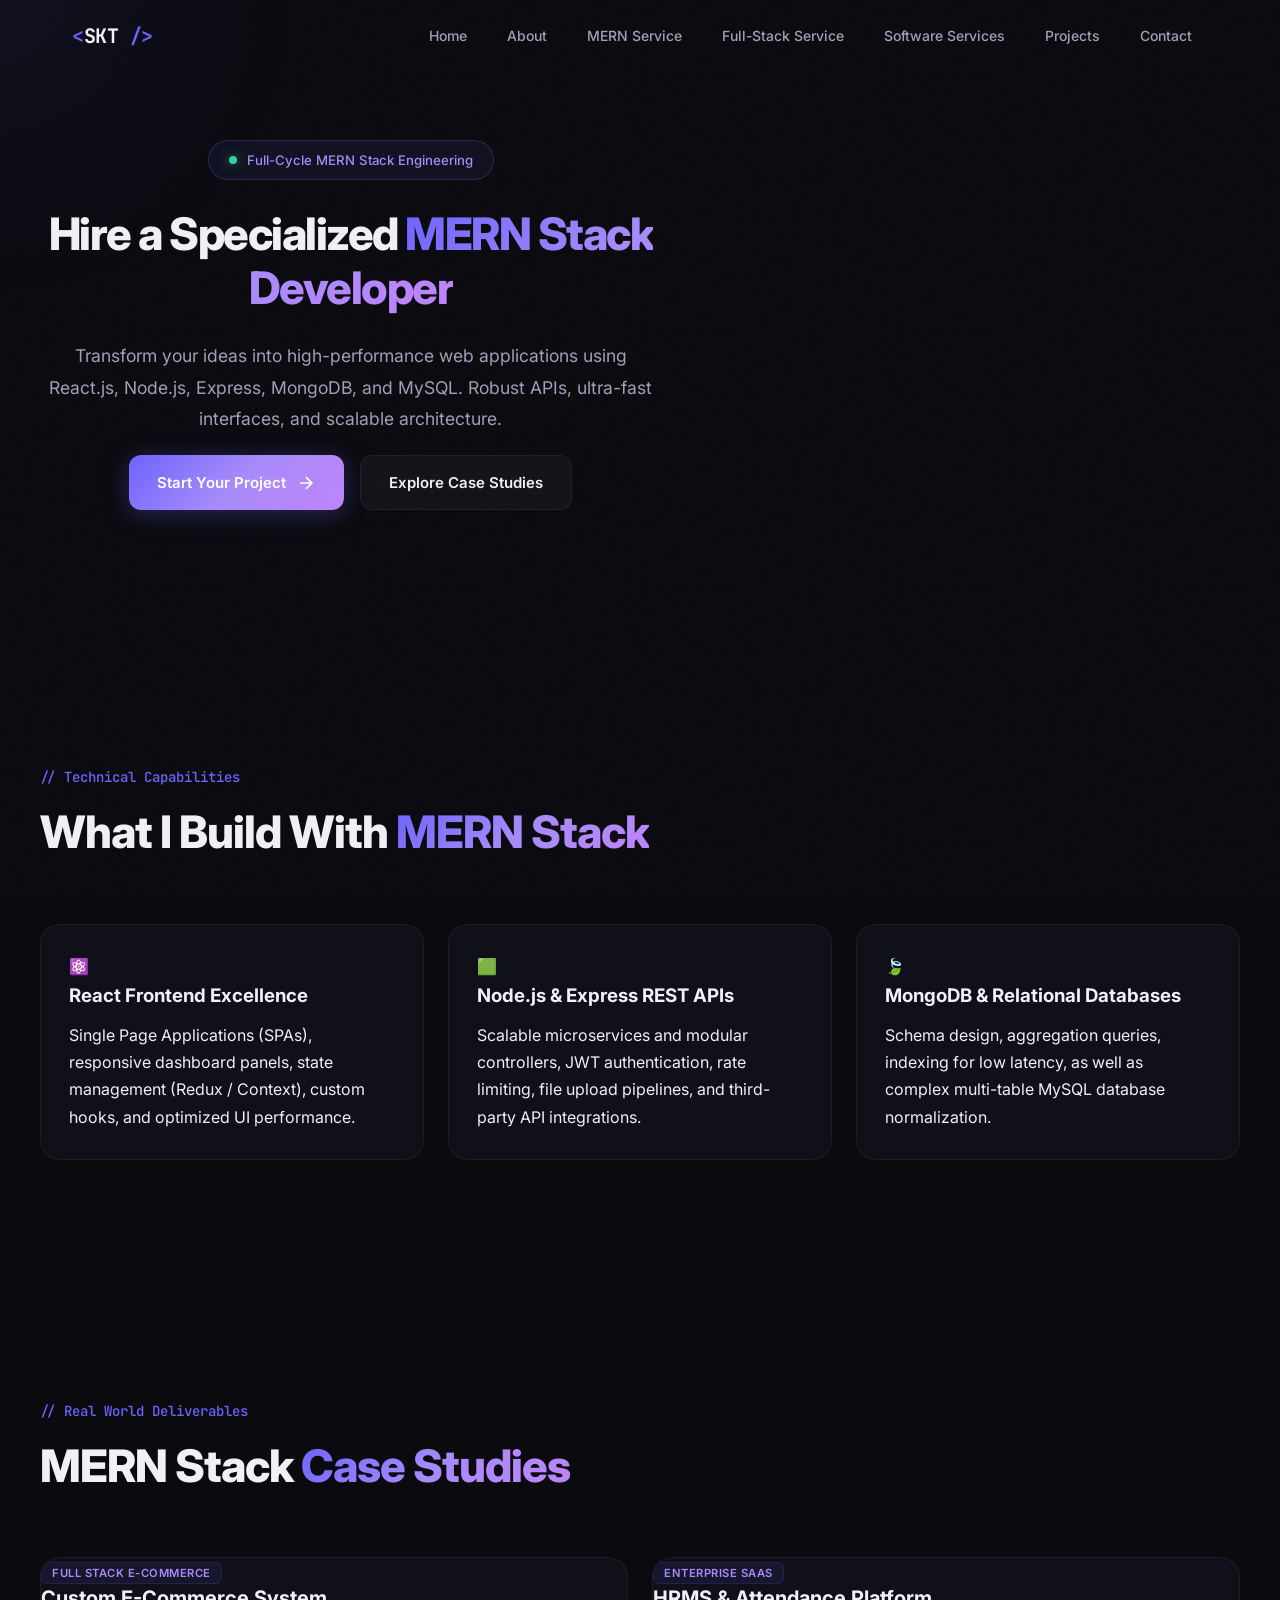
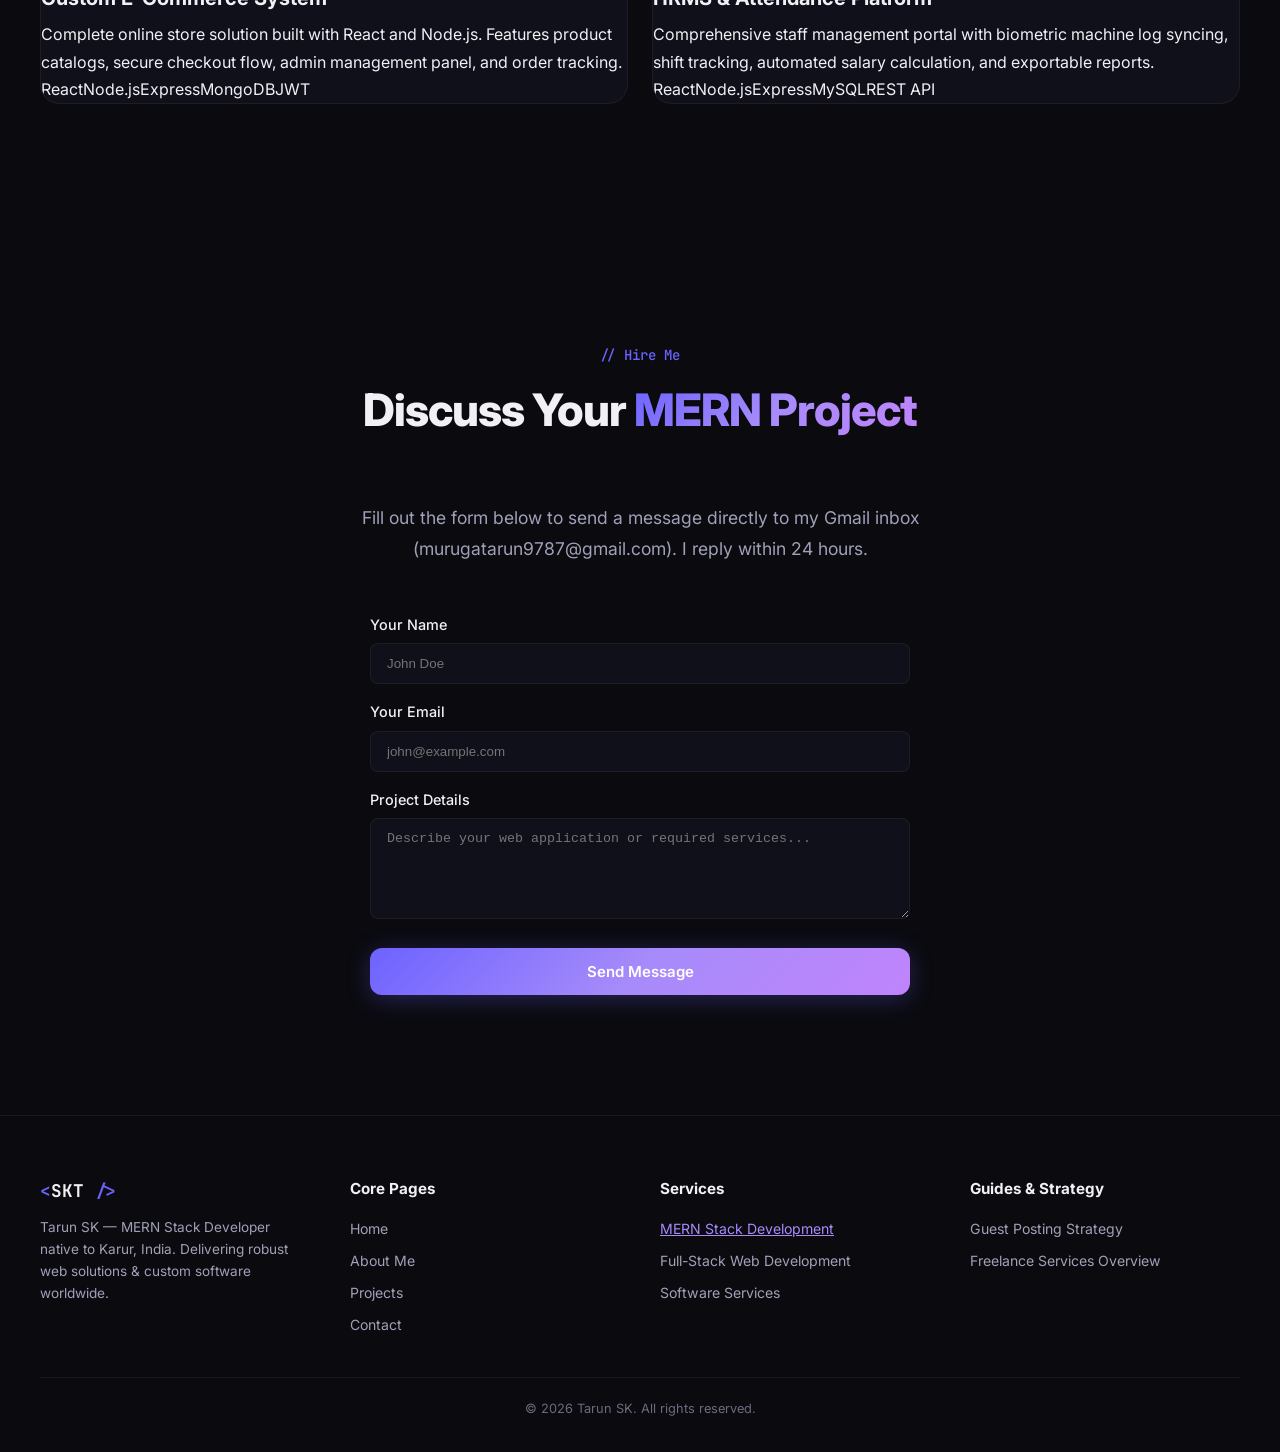
<file: mern-stack-developer.html>
<!DOCTYPE html>
<html lang="en">

<head>
    <!-- Google tag (gtag.js) -->
    <script async src="https://www.googletagmanager.com/gtag/js?id=G-FLV32KHNRP"></script>
    <script>
        window.dataLayer = window.dataLayer || [];
        function gtag() { dataLayer.push(arguments); }
        gtag('js', new Date());

        gtag('config', 'G-FLV32KHNRP');
    </script>

    <meta charset="UTF-8">
    <meta name="viewport" content="width=device-width, initial-scale=1.0">
    <meta name="description"
        content="Hire Tarun SK — Expert MERN Stack Developer specializing in React, Node.js, Express, MongoDB, and MySQL. Building fast, scalable full-stack web applications for global clients.">
    <meta name="keywords"
        content="MERN Stack Developer, Hire MERN Developer India, Freelance React Developer, Node.js Expert, Express.js Developer, MongoDB Architect, Full Stack Web Apps Karur">
    <meta name="author" content="Tarun SK">
    <title>Hire MERN Stack Developer | React & Node.js Expert — Tarun SK</title>
    <link rel="icon" type="image/x-icon" href="/favicon.ico">
    <link rel="canonical" href="https://tarun.tideorca.com/mern-stack-developer.html">

    <!-- Open Graph -->
    <meta property="og:type" content="website">
    <meta property="og:url" content="https://tarun.tideorca.com/mern-stack-developer.html">
    <meta property="og:title" content="Hire MERN Stack Developer | React & Node.js Expert — Tarun SK">
    <meta property="og:description"
        content="Expert MERN Stack development services. Scalable web apps, custom dashboards, REST APIs, and database engineering.">
    <meta property="og:image" content="https://tarun.tideorca.com/1000328977.png">

    <link rel="preconnect" href="https://fonts.googleapis.com">
    <link rel="preconnect" href="https://fonts.gstatic.com" crossorigin>
    <link href="https://fonts.googleapis.com/css2?family=Inter:wght@300;400;500;600;700;800;900&family=JetBrains+Mono:wght@400;500;600&display=swap" rel="stylesheet">
    <link rel="stylesheet" href="style.css">

    <!-- Schema.org JSON-LD -->
    <script type="application/ld+json">
    {
      "@context": "https://schema.org",
      "@type": "Service",
      "serviceType": "MERN Stack Web Development",
      "provider": {
        "@type": "Person",
        "name": "Tarun SK",
        "url": "https://tarun.tideorca.com/"
      },
      "areaServed": "Worldwide",
      "description": "Full-cycle MERN stack engineering including React UI development, Node.js RESTful API design, Express middleware, and MongoDB/MySQL database architecture."
    }
    </script>
</head>

<body>
    <div class="cursor-glow" id="cursorGlow"></div>
    <div class="noise-overlay"></div>

    <!-- Navigation -->
    <nav class="navbar" id="navbar">
        <div class="nav-container">
            <a href="index.html" class="nav-logo" id="navLogo">
                <span class="logo-bracket">&lt;</span>SKT<span class="logo-bracket"> /&gt;</span>
            </a>
            <ul class="nav-links" id="navLinks">
                <li><a href="index.html#home" class="nav-link">Home</a></li>
                <li><a href="index.html#about" class="nav-link">About</a></li>
                <li><a href="mern-stack-developer.html" class="nav-link active">MERN Service</a></li>
                <li><a href="full-stack-web-developer.html" class="nav-link">Full-Stack Service</a></li>
                <li><a href="software-services.html" class="nav-link">Software Services</a></li>
                <li><a href="index.html#projects" class="nav-link">Projects</a></li>
                <li><a href="#contact" class="nav-link">Contact</a></li>
            </ul>
            <button class="nav-toggle" id="navToggle" aria-label="Toggle navigation menu">
                <span class="hamburger-line"></span>
                <span class="hamburger-line"></span>
                <span class="hamburger-line"></span>
            </button>
        </div>
    </nav>

    <!-- Page Header -->
    <section class="hero" style="min-height: 60vh; padding-top: 140px;">
        <div class="hero-container">
            <div class="hero-content" style="max-width: 850px; margin: 0 auto; text-align: center;">
                <div class="hero-badge animate-on-scroll">
                    <span class="badge-dot"></span>
                    <span>Full-Cycle MERN Stack Engineering</span>
                </div>
                <h1 class="hero-title animate-on-scroll" style="font-size: 2.8rem; line-height: 1.2;">
                    Hire a Specialized <span class="gradient-text">MERN Stack Developer</span>
                </h1>
                <p class="hero-subtitle animate-on-scroll" style="margin: 20px auto; max-width: 700px;">
                    Transform your ideas into high-performance web applications using React.js, Node.js, Express, MongoDB, and MySQL. Robust APIs, ultra-fast interfaces, and scalable architecture.
                </p>
                <div class="hero-cta animate-on-scroll" style="justify-content: center;">
                    <a href="#contact" class="btn btn-primary">
                        <span>Start Your Project</span>
                        <svg class="btn-arrow" width="20" height="20" viewBox="0 0 24 24" fill="none" stroke="currentColor" stroke-width="2"><path d="M5 12h14M12 5l7 7-7 7"/></svg>
                    </a>
                    <a href="index.html#projects" class="btn btn-secondary"><span>Explore Case Studies</span></a>
                </div>
            </div>
        </div>
    </section>

    <!-- Detailed MERN Services -->
    <section class="section">
        <div class="section-container">
            <div class="section-header animate-on-scroll">
                <span class="section-tag">// Technical Capabilities</span>
                <h2 class="section-title">What I Build With <span class="gradient-text">MERN Stack</span></h2>
            </div>
            <div class="skills-grid" style="grid-template-columns: repeat(auto-fit, minmax(300px, 1fr));">
                <div class="skill-category">
                    <div class="category-header">
                        <span class="category-icon">⚛️</span>
                        <h3 class="category-title">React Frontend Excellence</h3>
                    </div>
                    <p class="project-desc" style="margin-top: 10px;">Single Page Applications (SPAs), responsive dashboard panels, state management (Redux / Context), custom hooks, and optimized UI performance.</p>
                </div>
                <div class="skill-category">
                    <div class="category-header">
                        <span class="category-icon">🟩</span>
                        <h3 class="category-title">Node.js & Express REST APIs</h3>
                    </div>
                    <p class="project-desc" style="margin-top: 10px;">Scalable microservices and modular controllers, JWT authentication, rate limiting, file upload pipelines, and third-party API integrations.</p>
                </div>
                <div class="skill-category">
                    <div class="category-header">
                        <span class="category-icon">🍃</span>
                        <h3 class="category-title">MongoDB & Relational Databases</h3>
                    </div>
                    <p class="project-desc" style="margin-top: 10px;">Schema design, aggregation queries, indexing for low latency, as well as complex multi-table MySQL database normalization.</p>
                </div>
            </div>
        </div>
    </section>

    <!-- Featured MERN Case Studies -->
    <section class="section" style="background: var(--bg-surface);">
        <div class="section-container">
            <div class="section-header animate-on-scroll">
                <span class="section-tag">// Real World Deliverables</span>
                <h2 class="section-title">MERN Stack <span class="gradient-text">Case Studies</span></h2>
            </div>
            <div class="projects-grid">
                <div class="project-card">
                    <div class="project-header">
                        <span class="project-tag">Full Stack E-Commerce</span>
                    </div>
                    <h3 class="project-title">Custom E-Commerce System</h3>
                    <p class="project-desc">Complete online store solution built with React and Node.js. Features product catalogs, secure checkout flow, admin management panel, and order tracking.</p>
                    <div class="project-tech">
                        <span>React</span><span>Node.js</span><span>Express</span><span>MongoDB</span><span>JWT</span>
                    </div>
                </div>
                <div class="project-card">
                    <div class="project-header">
                        <span class="project-tag">Enterprise SaaS</span>
                    </div>
                    <h3 class="project-title">HRMS & Attendance Platform</h3>
                    <p class="project-desc">Comprehensive staff management portal with biometric machine log syncing, shift tracking, automated salary calculation, and exportable reports.</p>
                    <div class="project-tech">
                        <span>React</span><span>Node.js</span><span>Express</span><span>MySQL</span><span>REST API</span>
                    </div>
                </div>
            </div>
        </div>
    </section>

    <!-- Contact Form Section -->
    <section class="section contact" id="contact">
        <div class="section-container">
            <div class="section-header animate-on-scroll">
                <span class="section-tag">// Hire Me</span>
                <h2 class="section-title">Discuss Your <span class="gradient-text">MERN Project</span></h2>
            </div>
            <div class="contact-content animate-on-scroll">
                <p class="contact-text">Fill out the form below to send a message directly to my Gmail inbox (murugatarun9787@gmail.com). I reply within 24 hours.</p>
                <form class="contact-form" action="https://formspree.io/f/xbldpdqg" method="POST" style="max-width: 540px; margin: 0 auto; text-align: left;">
                    <div style="margin-bottom: 16px;">
                        <label style="display:block; margin-bottom: 6px; font-weight: 500; font-size: 0.9rem;">Your Name</label>
                        <input type="text" name="name" required placeholder="John Doe" style="width: 100%; padding: 12px 16px; background: var(--bg-card); border: 1px solid var(--border-color); border-radius: 8px; color: var(--text-primary);">
                    </div>
                    <div style="margin-bottom: 16px;">
                        <label style="display:block; margin-bottom: 6px; font-weight: 500; font-size: 0.9rem;">Your Email</label>
                        <input type="email" name="email" required placeholder="john@example.com" style="width: 100%; padding: 12px 16px; background: var(--bg-card); border: 1px solid var(--border-color); border-radius: 8px; color: var(--text-primary);">
                    </div>
                    <div style="margin-bottom: 20px;">
                        <label style="display:block; margin-bottom: 6px; font-weight: 500; font-size: 0.9rem;">Project Details</label>
                        <textarea name="message" rows="5" required placeholder="Describe your web application or required services..." style="width: 100%; padding: 12px 16px; background: var(--bg-card); border: 1px solid var(--border-color); border-radius: 8px; color: var(--text-primary); resize: vertical;"></textarea>
                    </div>
                    <button type="submit" class="btn btn-primary" style="width: 100%; justify-content: center;">
                        <span>Send Message</span>
                    </button>
                </form>
            </div>
        </div>
    </section>

    <!-- Multi-Column Footer -->
    <footer class="footer" style="padding: 60px 32px 32px; border-top: 1px solid var(--border-color);">
        <div class="footer-container">
            <div style="display: grid; grid-template-columns: repeat(auto-fit, minmax(200px, 1fr)); gap: 40px; margin-bottom: 40px; text-align: left;">
                <div>
                    <span class="footer-logo" style="margin-bottom: 12px;">
                        <span class="logo-bracket">&lt;</span>SKT<span class="logo-bracket"> /&gt;</span>
                    </span>
                    <p style="font-size: 0.85rem; color: var(--text-secondary); line-height: 1.6;">
                        Tarun SK — MERN Stack Developer native to Karur, India. Delivering robust web solutions & custom software worldwide.
                    </p>
                </div>
                <div>
                    <h4 style="font-size: 0.95rem; font-weight: 700; color: var(--text-primary); margin-bottom: 16px;">Core Pages</h4>
                    <ul style="list-style: none; padding: 0; margin: 0; display: flex; flex-direction: column; gap: 8px; font-size: 0.88rem;">
                        <li><a href="index.html#home" style="color: var(--text-secondary); text-decoration: none;">Home</a></li>
                        <li><a href="index.html#about" style="color: var(--text-secondary); text-decoration: none;">About Me</a></li>
                        <li><a href="index.html#projects" style="color: var(--text-secondary); text-decoration: none;">Projects</a></li>
                        <li><a href="#contact" style="color: var(--text-secondary); text-decoration: none;">Contact</a></li>
                    </ul>
                </div>
                <div>
                    <h4 style="font-size: 0.95rem; font-weight: 700; color: var(--text-primary); margin-bottom: 16px;">Services</h4>
                    <ul style="list-style: none; padding: 0; margin: 0; display: flex; flex-direction: column; gap: 8px; font-size: 0.88rem;">
                        <li><a href="mern-stack-developer.html" style="color: var(--accent-secondary); text-decoration: underline;">MERN Stack Development</a></li>
                        <li><a href="full-stack-web-developer.html" style="color: var(--text-secondary); text-decoration: none;">Full-Stack Web Development</a></li>
                        <li><a href="software-services.html" style="color: var(--text-secondary); text-decoration: none;">Software Services</a></li>
                    </ul>
                </div>
                <div>
                    <h4 style="font-size: 0.95rem; font-weight: 700; color: var(--text-primary); margin-bottom: 16px;">Guides & Strategy</h4>
                    <ul style="list-style: none; padding: 0; margin: 0; display: flex; flex-direction: column; gap: 8px; font-size: 0.88rem;">
                        <li><a href="guest-posting-strategy.html" style="color: var(--text-secondary); text-decoration: none;">Guest Posting Strategy</a></li>
                        <li><a href="software-services.html" style="color: var(--text-secondary); text-decoration: none;">Freelance Services Overview</a></li>
                    </ul>
                </div>
            </div>
            <div style="border-top: 1px solid var(--border-color); padding-top: 20px; text-align: center;">
                <p class="footer-copyright">© 2026 Tarun SK. All rights reserved.</p>
            </div>
        </div>
    </footer>

    <script src="script.js"></script>
</body>

</html>
</file>
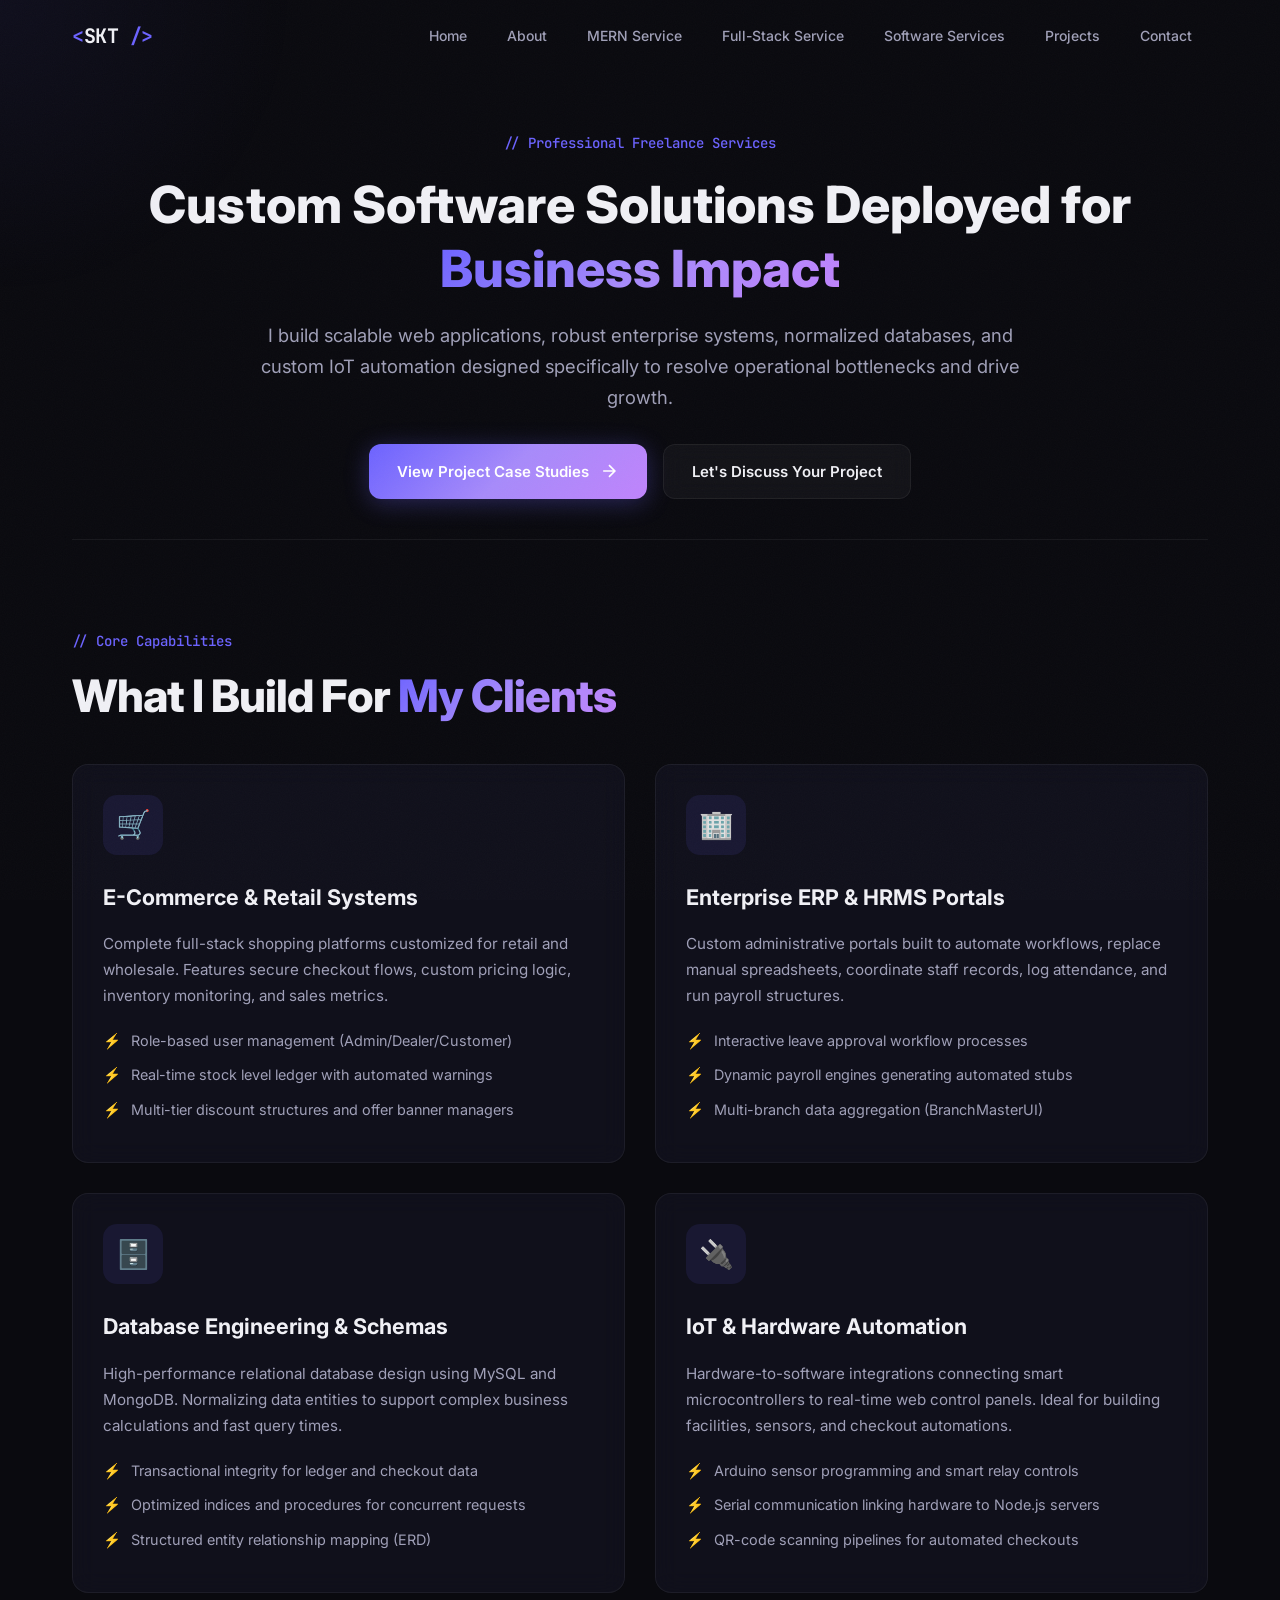
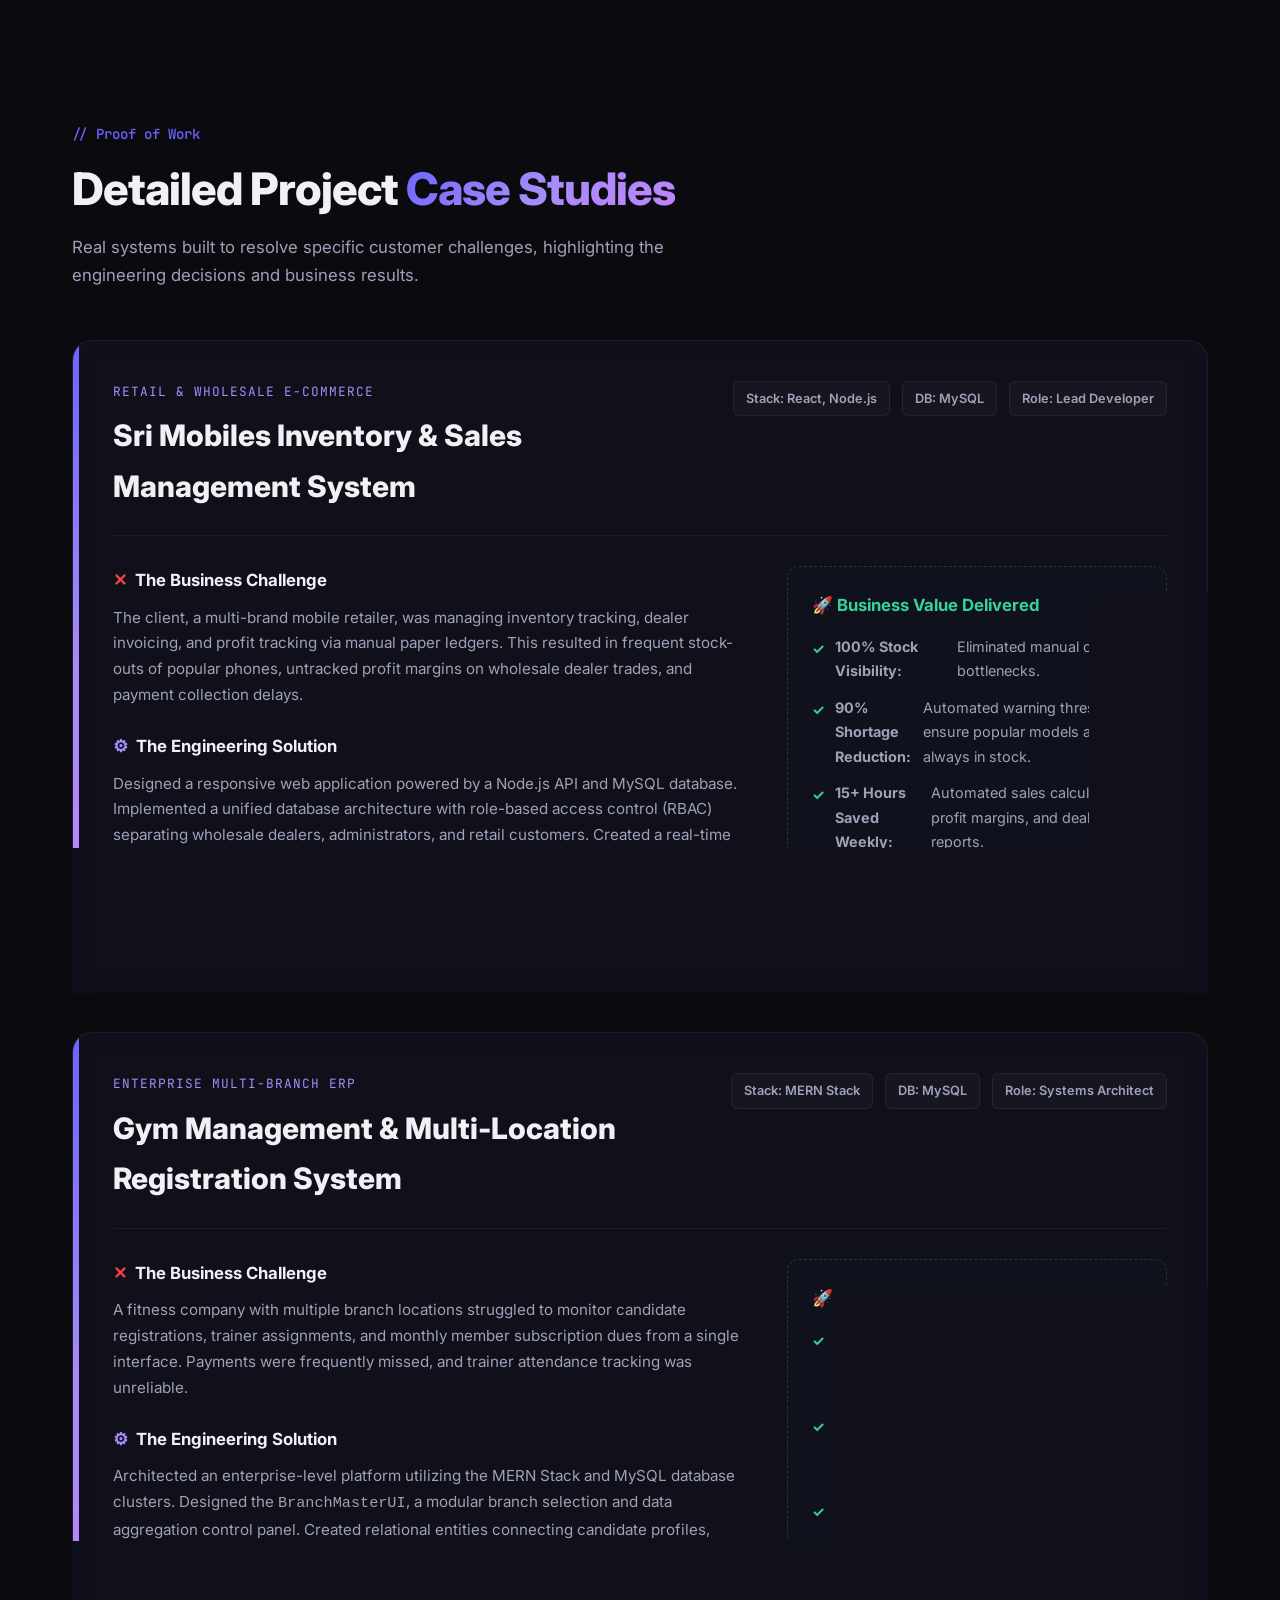
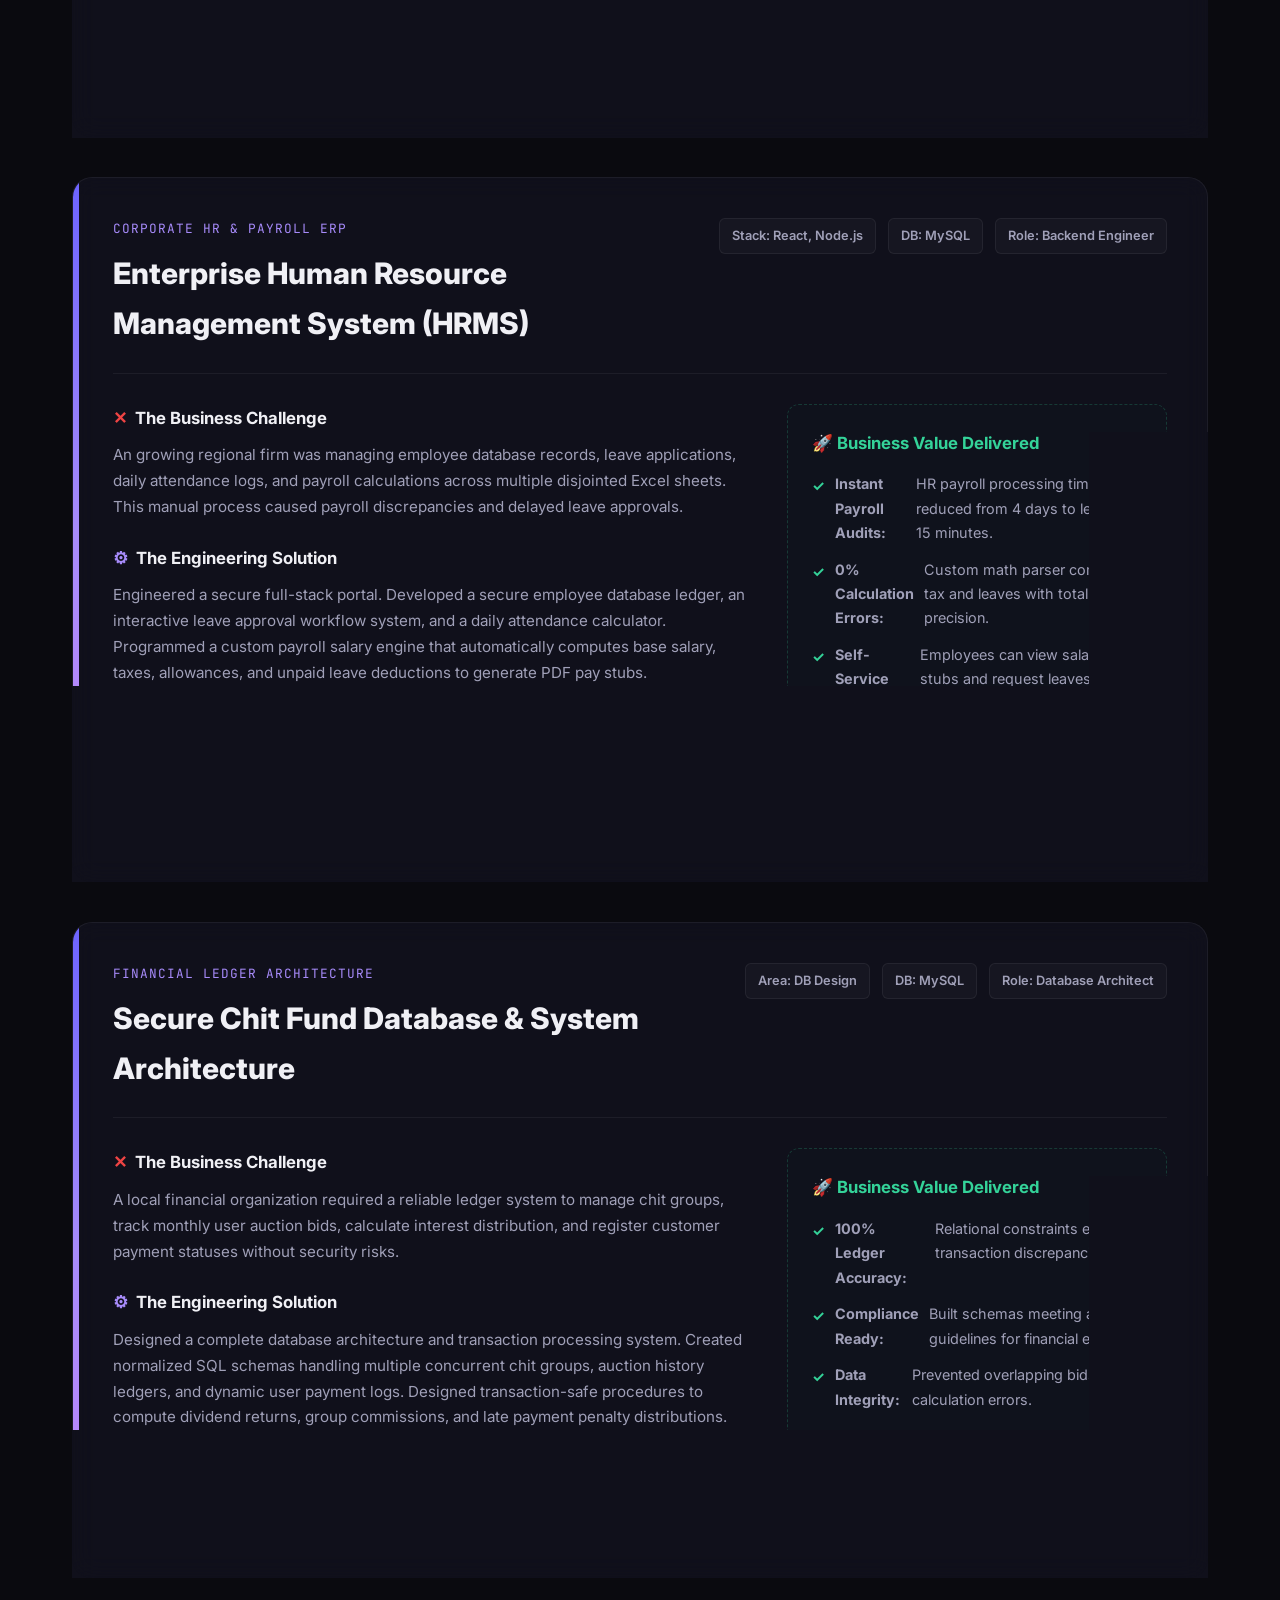
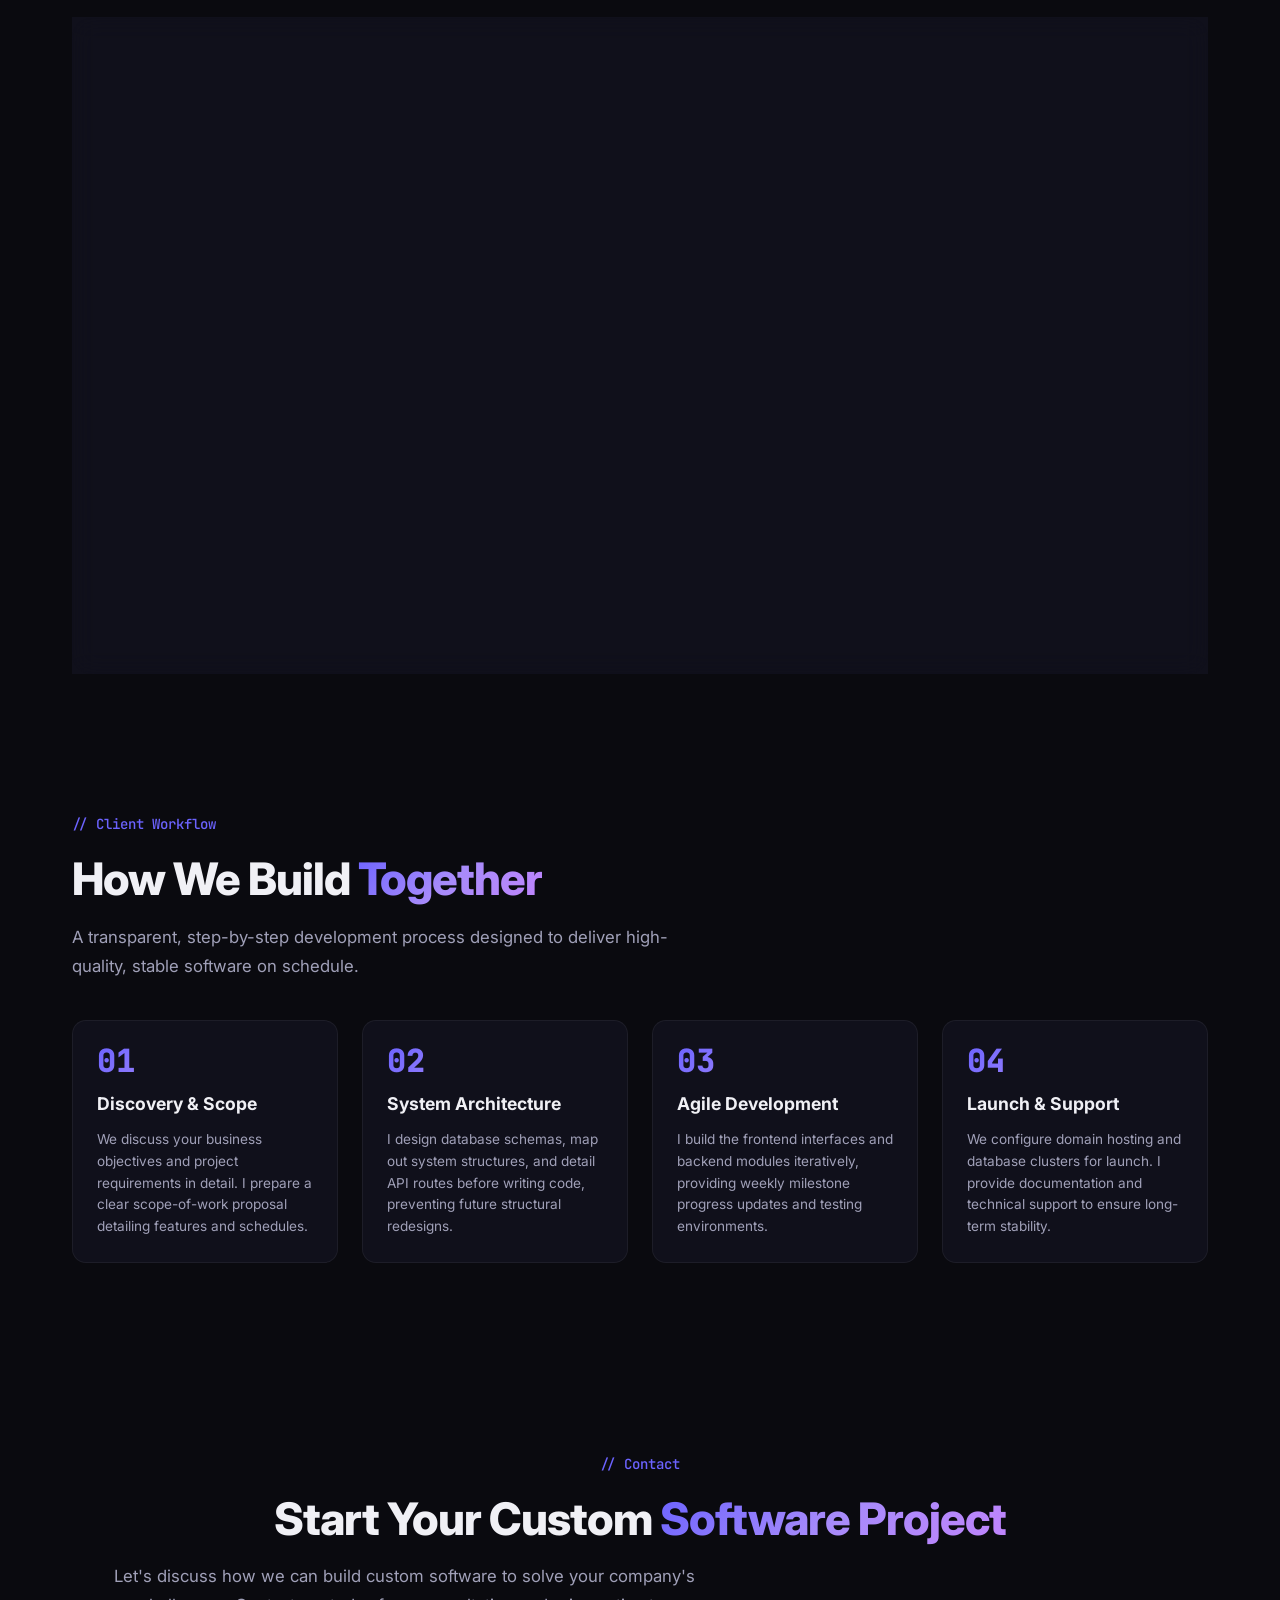
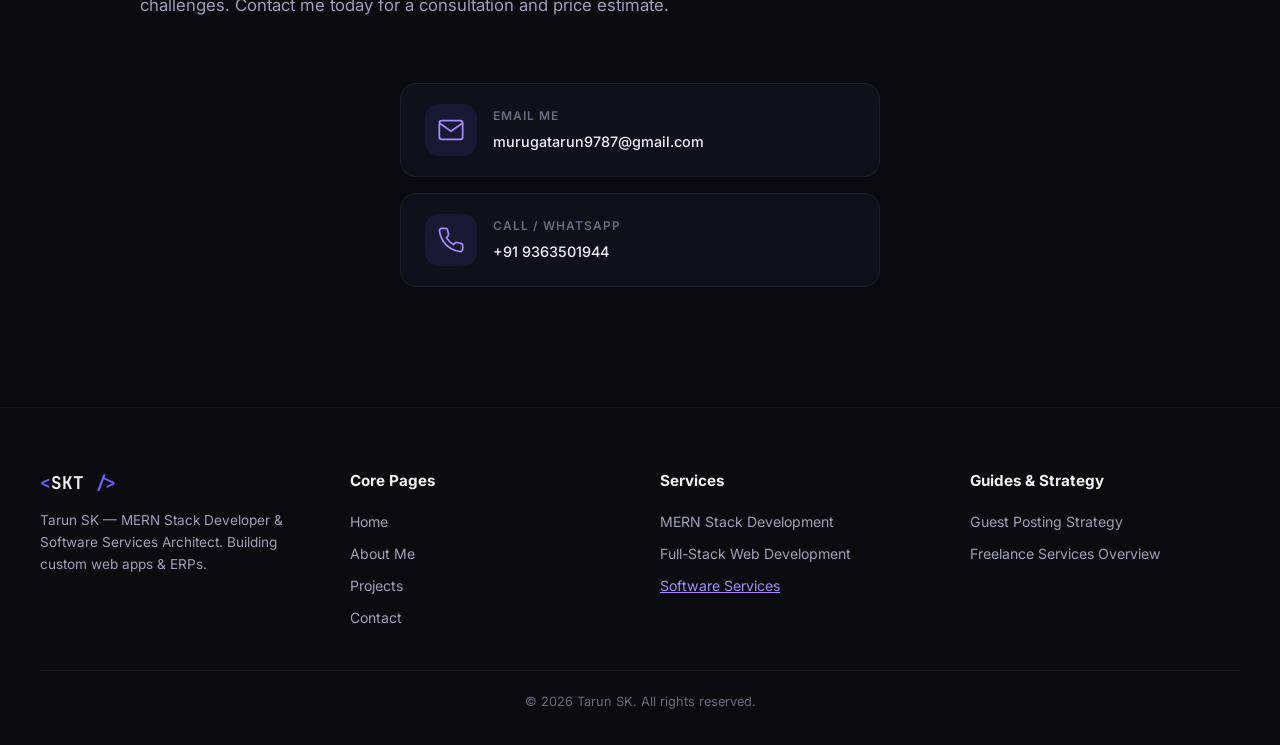
<file: software-services.html>
<!DOCTYPE html>
<html lang="en">

<head>
    <!-- Google tag (gtag.js) -->
    <script async src="https://www.googletagmanager.com/gtag/js?id=G-FLV32KHNRP"></script>
    <script>
        window.dataLayer = window.dataLayer || [];
        function gtag() { dataLayer.push(arguments); }
        gtag('js', new Date());

        gtag('config', 'G-FLV32KHNRP');
    </script>

    <meta charset="UTF-8">
    <meta name="viewport" content="width=device-width, initial-scale=1.0">
    <meta name="description"
        content="Hire Tarun SK for custom software development, scalable full-stack web applications, database schema design, and IoT automation. Explore detailed business case studies.">
    <meta name="keywords"
        content="Freelance Software Developer, Hire Full Stack Developer, MERN Developer, Database Architect, Custom ERP Software, IoT Developer, Tarun SK">
    <meta name="author" content="Tarun SK">
    <title>Hire Freelance Software Developer & Systems Architect — Tarun SK</title>
    <link rel="icon" type="image/x-icon" href="/favicon.ico">
    <link rel="canonical" href="https://tarun.tideorca.com/software-services.html">

    <link rel="preconnect" href="https://fonts.googleapis.com">
    <link rel="preconnect" href="https://fonts.gstatic.com" crossorigin>
    <link href="https://fonts.googleapis.com/css2?family=Inter:wght@300;400;500;600;700;800;900&family=JetBrains+Mono:wght@400;500;600&display=swap" rel="stylesheet">
    <link rel="stylesheet" href="style.css">
</head>

<body>
    <!-- Cursor glow effect -->
    <div class="cursor-glow" id="cursorGlow"></div>

    <!-- Noise overlay -->
    <div class="noise-overlay"></div>

    <!-- Navigation -->
    <nav class="navbar" id="navbar">
        <div class="nav-container">
            <a href="index.html" class="nav-logo" id="navLogo">
                <span class="logo-bracket">&lt;</span>SKT<span class="logo-bracket"> /&gt;</span>
            </a>
            <ul class="nav-links" id="navLinks">
                <li><a href="index.html#home" class="nav-link">Home</a></li>
                <li><a href="index.html#about" class="nav-link">About</a></li>
                <li><a href="mern-stack-developer.html" class="nav-link">MERN Service</a></li>
                <li><a href="full-stack-web-developer.html" class="nav-link">Full-Stack Service</a></li>
                <li><a href="software-services.html" class="nav-link active">Software Services</a></li>
                <li><a href="index.html#projects" class="nav-link">Projects</a></li>
                <li><a href="#contact" class="nav-link">Contact</a></li>
            </ul>
            <button class="nav-toggle" id="navToggle" aria-label="Toggle navigation menu">
                <span class="hamburger-line"></span>
                <span class="hamburger-line"></span>
                <span class="hamburger-line"></span>
            </button>
        </div>
    </nav>

    <!-- Main Section -->
    <main style="padding-top: var(--nav-height); min-height: calc(100vh - 150px);">
        <div class="dashboard-container">
            
            <!-- Hero Section -->
            <header class="services-hero">
                <span class="section-tag">// Professional Freelance Services</span>
                <h1>Custom Software Solutions Deployed for <span class="gradient-text">Business Impact</span></h1>
                <p>I build scalable web applications, robust enterprise systems, normalized databases, and custom IoT automation designed specifically to resolve operational bottlenecks and drive growth.</p>
                <div style="margin-top: 30px; display: flex; gap: 16px; justify-content: center; flex-wrap: wrap;">
                    <a href="#case-studies" class="btn btn-primary">
                        <span>View Project Case Studies</span>
                        <svg width="20" height="20" viewBox="0 0 24 24" fill="none" stroke="currentColor" stroke-width="2">
                            <path d="M5 12h14M12 5l7 7-7 7" />
                        </svg>
                    </a>
                    <a href="#contact" class="btn btn-secondary">
                        <span>Let's Discuss Your Project</span>
                    </a>
                </div>
            </header>

            <!-- Services Offered -->
            <section class="section" style="padding: 40px 0;">
                <div class="section-header" style="margin-bottom: 40px;">
                    <span class="section-tag">// Core Capabilities</span>
                    <h2 class="section-title">What I Build For <span class="gradient-text">My Clients</span></h2>
                </div>
                
                <div class="services-grid">
                    <!-- Card 1: E-Commerce -->
                    <div class="service-card">
                        <div class="service-card-icon">🛒</div>
                        <h3 class="service-card-title">E-Commerce & Retail Systems</h3>
                        <p class="service-card-desc">Complete full-stack shopping platforms customized for retail and wholesale. Features secure checkout flows, custom pricing logic, inventory monitoring, and sales metrics.</p>
                        <ul class="service-card-list">
                            <li>Role-based user management (Admin/Dealer/Customer)</li>
                            <li>Real-time stock level ledger with automated warnings</li>
                            <li>Multi-tier discount structures and offer banner managers</li>
                        </ul>
                    </div>

                    <!-- Card 2: Enterprise ERP -->
                    <div class="service-card">
                        <div class="service-card-icon">🏢</div>
                        <h3 class="service-card-title">Enterprise ERP & HRMS Portals</h3>
                        <p class="service-card-desc">Custom administrative portals built to automate workflows, replace manual spreadsheets, coordinate staff records, log attendance, and run payroll structures.</p>
                        <ul class="service-card-list">
                            <li>Interactive leave approval workflow processes</li>
                            <li>Dynamic payroll engines generating automated stubs</li>
                            <li>Multi-branch data aggregation (BranchMasterUI)</li>
                        </ul>
                    </div>

                    <!-- Card 3: DB Design -->
                    <div class="service-card">
                        <div class="service-card-icon">🗄️</div>
                        <h3 class="service-card-title">Database Engineering & Schemas</h3>
                        <p class="service-card-desc">High-performance relational database design using MySQL and MongoDB. Normalizing data entities to support complex business calculations and fast query times.</p>
                        <ul class="service-card-list">
                            <li>Transactional integrity for ledger and checkout data</li>
                            <li>Optimized indices and procedures for concurrent requests</li>
                            <li>Structured entity relationship mapping (ERD)</li>
                        </ul>
                    </div>

                    <!-- Card 4: IoT -->
                    <div class="service-card">
                        <div class="service-card-icon">🔌</div>
                        <h3 class="service-card-title">IoT & Hardware Automation</h3>
                        <p class="service-card-desc">Hardware-to-software integrations connecting smart microcontrollers to real-time web control panels. Ideal for building facilities, sensors, and checkout automations.</p>
                        <ul class="service-card-list">
                            <li>Arduino sensor programming and smart relay controls</li>
                            <li>Serial communication linking hardware to Node.js servers</li>
                            <li>QR-code scanning pipelines for automated checkouts</li>
                        </ul>
                    </div>
                </div>
            </section>

            <!-- Case Studies Section -->
            <section class="case-studies-section" id="case-studies">
                <div class="section-header" style="margin-bottom: 50px;">
                    <span class="section-tag">// Proof of Work</span>
                    <h2 class="section-title">Detailed Project <span class="gradient-text">Case Studies</span></h2>
                    <p class="section-subtitle">Real systems built to resolve specific customer challenges, highlighting the engineering decisions and business results.</p>
                </div>

                <!-- Case Study 1 -->
                <article class="case-study-card">
                    <header class="case-study-header">
                        <div class="case-study-title-wrapper">
                            <span class="case-study-badge">Retail & Wholesale E-Commerce</span>
                            <h3 class="case-study-title">Sri Mobiles Inventory & Sales Management System</h3>
                        </div>
                        <div class="case-study-meta">
                            <span class="case-study-meta-item">Stack: React, Node.js</span>
                            <span class="case-study-meta-item">DB: MySQL</span>
                            <span class="case-study-meta-item">Role: Lead Developer</span>
                        </div>
                    </header>
                    <div class="case-study-content">
                        <div>
                            <div class="case-study-problem">
                                <h4 class="case-study-section-title">
                                    <span style="color: #ef4444;">✕</span> The Business Challenge
                                </h4>
                                <p class="case-study-text">The client, a multi-brand mobile retailer, was managing inventory tracking, dealer invoicing, and profit tracking via manual paper ledgers. This resulted in frequent stock-outs of popular phones, untracked profit margins on wholesale dealer trades, and payment collection delays.</p>
                            </div>
                            <div class="case-study-problem" style="margin-bottom: 0;">
                                <h4 class="case-study-section-title">
                                    <span style="color: var(--accent-secondary);">⚙</span> The Engineering Solution
                                </h4>
                                <p class="case-study-text">Designed a responsive web application powered by a Node.js API and MySQL database. Implemented a unified database architecture with role-based access control (RBAC) separating wholesale dealers, administrators, and retail customers. Created a real-time inventory ledger module that calculates running stock averages and triggers email/dashboard alarms when stock counts fall below custom threshold levels. Developed a detailed reports dashboard compiling gross sales, vendor expenses, and net profit margins.</p>
                            </div>
                        </div>
                        <div>
                            <div class="case-study-impact-card">
                                <h5 class="case-study-impact-title">🚀 Business Value Delivered</h5>
                                <ul class="case-study-impact-list">
                                    <li><strong>100% Stock Visibility:</strong> Eliminated manual count bottlenecks.</li>
                                    <li><strong>90% Shortage Reduction:</strong> Automated warning thresholds ensure popular models are always in stock.</li>
                                    <li><strong>15+ Hours Saved Weekly:</strong> Automated sales calculations, profit margins, and dealer reports.</li>
                                </ul>
                                <div style="margin-top: 20px;">
                                    <span class="case-study-tech-pill">React</span>
                                    <span class="case-study-tech-pill">Node.js</span>
                                    <span class="case-study-tech-pill">MySQL</span>
                                    <span class="case-study-tech-pill">RBAC</span>
                                </div>
                            </div>
                        </div>
                    </div>
                </article>

                <!-- Case Study 2 -->
                <article class="case-study-card">
                    <header class="case-study-header">
                        <div class="case-study-title-wrapper">
                            <span class="case-study-badge">Enterprise Multi-Branch ERP</span>
                            <h3 class="case-study-title">Gym Management & Multi-Location Registration System</h3>
                        </div>
                        <div class="case-study-meta">
                            <span class="case-study-meta-item">Stack: MERN Stack</span>
                            <span class="case-study-meta-item">DB: MySQL</span>
                            <span class="case-study-meta-item">Role: Systems Architect</span>
                        </div>
                    </header>
                    <div class="case-study-content">
                        <div>
                            <div class="case-study-problem">
                                <h4 class="case-study-section-title">
                                    <span style="color: #ef4444;">✕</span> The Business Challenge
                                </h4>
                                <p class="case-study-text">A fitness company with multiple branch locations struggled to monitor candidate registrations, trainer assignments, and monthly member subscription dues from a single interface. Payments were frequently missed, and trainer attendance tracking was unreliable.</p>
                            </div>
                            <div class="case-study-problem" style="margin-bottom: 0;">
                                <h4 class="case-study-section-title">
                                    <span style="color: var(--accent-secondary);">⚙</span> The Engineering Solution
                                </h4>
                                <p class="case-study-text">Architected an enterprise-level platform utilizing the MERN Stack and MySQL database clusters. Designed the <code>BranchMasterUI</code>, a modular branch selection and data aggregation control panel. Created relational entities connecting candidate profiles, active trainers, and location IDs. Built a secure subscription tracking system that triggers automated payment alerts and monitors physical check-ins via branch attendance logs.</p>
                            </div>
                        </div>
                        <div>
                            <div class="case-study-impact-card">
                                <h5 class="case-study-impact-title">🚀 Business Value Delivered</h5>
                                <ul class="case-study-impact-list">
                                    <li><strong>Centralized Operations:</strong> Allowed management to oversee all branches in real-time.</li>
                                    <li><strong>40% Delinquency Reduction:</strong> Automated payment notifications and subscription alerts.</li>
                                    <li><strong>Faster Check-ins:</strong> Reduced administrative bottlenecks during peak facility hours.</li>
                                </ul>
                                <div style="margin-top: 20px;">
                                    <span class="case-study-tech-pill">React</span>
                                    <span class="case-study-tech-pill">Express.js</span>
                                    <span class="case-study-tech-pill">MySQL</span>
                                    <span class="case-study-tech-pill">BranchMasterUI</span>
                                </div>
                            </div>
                        </div>
                    </div>
                </article>

                <!-- Case Study 3 -->
                <article class="case-study-card">
                    <header class="case-study-header">
                        <div class="case-study-title-wrapper">
                            <span class="case-study-badge">Corporate HR & Payroll ERP</span>
                            <h3 class="case-study-title">Enterprise Human Resource Management System (HRMS)</h3>
                        </div>
                        <div class="case-study-meta">
                            <span class="case-study-meta-item">Stack: React, Node.js</span>
                            <span class="case-study-meta-item">DB: MySQL</span>
                            <span class="case-study-meta-item">Role: Backend Engineer</span>
                        </div>
                    </header>
                    <div class="case-study-content">
                        <div>
                            <div class="case-study-problem">
                                <h4 class="case-study-section-title">
                                    <span style="color: #ef4444;">✕</span> The Business Challenge
                                </h4>
                                <p class="case-study-text">An growing regional firm was managing employee database records, leave applications, daily attendance logs, and payroll calculations across multiple disjointed Excel sheets. This manual process caused payroll discrepancies and delayed leave approvals.</p>
                            </div>
                            <div class="case-study-problem" style="margin-bottom: 0;">
                                <h4 class="case-study-section-title">
                                    <span style="color: var(--accent-secondary);">⚙</span> The Engineering Solution
                                </h4>
                                <p class="case-study-text">Engineered a secure full-stack portal. Developed a secure employee database ledger, an interactive leave approval workflow system, and a daily attendance calculator. Programmed a custom payroll salary engine that automatically computes base salary, taxes, allowances, and unpaid leave deductions to generate PDF pay stubs.</p>
                            </div>
                        </div>
                        <div>
                            <div class="case-study-impact-card">
                                <h5 class="case-study-impact-title">🚀 Business Value Delivered</h5>
                                <ul class="case-study-impact-list">
                                    <li><strong>Instant Payroll Audits:</strong> HR payroll processing time reduced from 4 days to less than 15 minutes.</li>
                                    <li><strong>0% Calculation Errors:</strong> Custom math parser computes tax and leaves with total precision.</li>
                                    <li><strong>Self-Service Portal:</strong> Employees can view salary stubs and request leaves online.</li>
                                </ul>
                                <div style="margin-top: 20px;">
                                    <span class="case-study-tech-pill">Node.js</span>
                                    <span class="case-study-tech-pill">MySQL</span>
                                    <span class="case-study-tech-pill">Payroll Engine</span>
                                    <span class="case-study-tech-pill">JWT</span>
                                </div>
                            </div>
                        </div>
                    </div>
                </article>

                <!-- Case Study 4 -->
                <article class="case-study-card">
                    <header class="case-study-header">
                        <div class="case-study-title-wrapper">
                            <span class="case-study-badge">Financial Ledger Architecture</span>
                            <h3 class="case-study-title">Secure Chit Fund Database & System Architecture</h3>
                        </div>
                        <div class="case-study-meta">
                            <span class="case-study-meta-item">Area: DB Design</span>
                            <span class="case-study-meta-item">DB: MySQL</span>
                            <span class="case-study-meta-item">Role: Database Architect</span>
                        </div>
                    </header>
                    <div class="case-study-content">
                        <div>
                            <div class="case-study-problem">
                                <h4 class="case-study-section-title">
                                    <span style="color: #ef4444;">✕</span> The Business Challenge
                                </h4>
                                <p class="case-study-text">A local financial organization required a reliable ledger system to manage chit groups, track monthly user auction bids, calculate interest distribution, and register customer payment statuses without security risks.</p>
                            </div>
                            <div class="case-study-problem" style="margin-bottom: 0;">
                                <h4 class="case-study-section-title">
                                    <span style="color: var(--accent-secondary);">⚙</span> The Engineering Solution
                                </h4>
                                <p class="case-study-text">Designed a complete database architecture and transaction processing system. Created normalized SQL schemas handling multiple concurrent chit groups, auction history ledgers, and dynamic user payment logs. Designed transaction-safe procedures to compute dividend returns, group commissions, and late payment penalty distributions.</p>
                            </div>
                        </div>
                        <div>
                            <div class="case-study-impact-card">
                                <h5 class="case-study-impact-title">🚀 Business Value Delivered</h5>
                                <ul class="case-study-impact-list">
                                    <li><strong>100% Ledger Accuracy:</strong> Relational constraints eliminate transaction discrepancies.</li>
                                    <li><strong>Compliance Ready:</strong> Built schemas meeting audit guidelines for financial entities.</li>
                                    <li><strong>Data Integrity:</strong> Prevented overlapping bids and calculation errors.</li>
                                </ul>
                                <div style="margin-top: 20px;">
                                    <span class="case-study-tech-pill">MySQL</span>
                                    <span class="case-study-tech-pill">Schema Design</span>
                                    <span class="case-study-tech-pill">Ledger Normalization</span>
                                </div>
                            </div>
                        </div>
                    </div>
                </article>

                <!-- Case Study 5 -->
                <article class="case-study-card">
                    <header class="case-study-header">
                        <div class="case-study-title-wrapper">
                            <span class="case-study-badge">IoT / Hardware Integration</span>
                            <h3 class="case-study-title">Smart Retail & Home Automation Systems</h3>
                        </div>
                        <div class="case-study-meta">
                            <span class="case-study-meta-item">Stack: Arduino, Node.js</span>
                            <span class="case-study-meta-item">Hardware: Sensors, Relays</span>
                            <span class="case-study-meta-item">Role: IoT Engineer</span>
                        </div>
                    </header>
                    <div class="case-study-content">
                        <div>
                            <div class="case-study-problem">
                                <h4 class="case-study-section-title">
                                    <span style="color: #ef4444;">✕</span> The Business Challenge
                                </h4>
                                <p class="case-study-text">A smart retail environment wanted to automate physical checkouts, secure high-value showcase displays, and reduce energy consumption via smart controls.</p>
                            </div>
                            <div class="case-study-problem" style="margin-bottom: 0;">
                                <h4 class="case-study-section-title">
                                    <span style="color: var(--accent-secondary);">⚙</span> The Engineering Solution
                                </h4>
                                <p class="case-study-text">Deployed an integrated software-hardware solution. Built custom firmware on Arduino microcontrollers connected to smart temperature, infrared motion, and RFID sensors. Designed a real-time serial protocol linking hardware devices to a local Node.js web server. Programmed a responsive web interface allowing managers to monitor sensors, lock/unlock displays, and toggle energy-saving modes. Developed a QR-code scanner system for fast automated retail checkout.</p>
                            </div>
                        </div>
                        <div>
                            <div class="case-study-impact-card">
                                <h5 class="case-study-impact-title">🚀 Business Value Delivered</h5>
                                <ul class="case-study-impact-list">
                                    <li><strong>60% Wait Time Reduction:</strong> Automated checkouts speed up checkout lines.</li>
                                    <li><strong>Secured Displays:</strong> Alarm signals and RFID cards prevent inventory leakage.</li>
                                    <li><strong>22% Utility Savings:</strong> Automatic climate and lighting control grids shut off unneeded resources.</li>
                                </ul>
                                <div style="margin-top: 20px;">
                                    <span class="case-study-tech-pill">Arduino</span>
                                    <span class="case-study-tech-pill">Sensors</span>
                                    <span class="case-study-tech-pill">Node.js</span>
                                    <span class="case-study-tech-pill">QR Billing</span>
                                </div>
                            </div>
                        </div>
                    </div>
                </article>
            </section>

            <!-- Client Engagement Process -->
            <section class="section" style="padding: 40px 0 80px;">
                <div class="section-header" style="margin-bottom: 40px;">
                    <span class="section-tag">// Client Workflow</span>
                    <h2 class="section-title">How We Build <span class="gradient-text">Together</span></h2>
                    <p class="section-subtitle">A transparent, step-by-step development process designed to deliver high-quality, stable software on schedule.</p>
                </div>

                <div class="process-grid">
                    <!-- Step 1 -->
                    <div class="process-card">
                        <div class="process-step-num">01</div>
                        <h3 class="process-card-title">Discovery & Scope</h3>
                        <p class="process-card-desc">We discuss your business objectives and project requirements in detail. I prepare a clear scope-of-work proposal detailing features and schedules.</p>
                    </div>
                    <!-- Step 2 -->
                    <div class="process-card">
                        <div class="process-step-num">02</div>
                        <h3 class="process-card-title">System Architecture</h3>
                        <p class="process-card-desc">I design database schemas, map out system structures, and detail API routes before writing code, preventing future structural redesigns.</p>
                    </div>
                    <!-- Step 3 -->
                    <div class="process-card">
                        <div class="process-step-num">03</div>
                        <h3 class="process-card-title">Agile Development</h3>
                        <p class="process-card-desc">I build the frontend interfaces and backend modules iteratively, providing weekly milestone progress updates and testing environments.</p>
                    </div>
                    <!-- Step 4 -->
                    <div class="process-card">
                        <div class="process-step-num">04</div>
                        <h3 class="process-card-title">Launch & Support</h3>
                        <p class="process-card-desc">We configure domain hosting and database clusters for launch. I provide documentation and technical support to ensure long-term stability.</p>
                    </div>
                </div>
            </section>

            <!-- Contact Section -->
            <section class="section contact" id="contact" style="padding-top: 40px;">
                <div class="section-header">
                    <span class="section-tag">// Contact</span>
                    <h2 class="section-title">Start Your Custom <span class="gradient-text">Software Project</span></h2>
                    <p class="section-subtitle">Let's discuss how we can build custom software to solve your company's challenges. Contact me today for a consultation and price estimate.</p>
                </div>
                <div class="contact-content" style="max-width: 800px; margin: 0 auto;">
                    <div class="contact-links" style="grid-template-columns: 1fr 1fr;">
                        <a href="mailto:murugatarun9787@gmail.com" class="contact-card" id="contactEmail">
                            <div class="contact-card-icon">
                                <svg width="28" height="28" viewBox="0 0 24 24" fill="none" stroke="currentColor" stroke-width="1.5">
                                    <path d="M4 4h16c1.1 0 2 .9 2 2v12c0 1.1-.9 2-2 2H4c-1.1 0-2-.9-2-2V6c0-1.1.9-2 2-2z" />
                                    <polyline points="22,6 12,13 2,6" />
                                </svg>
                            </div>
                            <div class="contact-card-info">
                                <span class="contact-card-label">Email Me</span>
                                <span class="contact-card-value" style="font-size: 0.9rem;">murugatarun9787@gmail.com</span>
                            </div>
                        </a>
                        <a href="tel:+919363501944" class="contact-card" id="contactPhone">
                            <div class="contact-card-icon">
                                <svg width="28" height="28" viewBox="0 0 24 24" fill="none" stroke="currentColor" stroke-width="1.5">
                                    <path d="M22 16.92v3a2 2 0 0 1-2.18 2 19.79 19.79 0 0 1-8.63-3.07 19.5 19.5 0 0 1-6-6 19.79 19.79 0 0 1-3.07-8.67A2 2 0 0 1 4.11 2h3a2 2 0 0 1 2 1.72c.127.96.361 1.903.7 2.81a2 2 0 0 1-.45 2.11L8.09 9.91a16 16 0 0 0 6 6l1.27-1.27a2 2 0 0 1 2.11-.45c.907.339 1.85.573 2.81.7A2 2 0 0 1 22 16.92z" />
                                </svg>
                            </div>
                            <div class="contact-card-info">
                                <span class="contact-card-label">Call / WhatsApp</span>
                                <span class="contact-card-value" style="font-size: 0.9rem;">+91 9363501944</span>
                            </div>
                        </a>
                    </div>
                </div>
            </section>

        </div>
    </main>

    <!-- Multi-Column Footer -->
    <footer class="footer" style="padding: 60px 32px 32px; border-top: 1px solid var(--border-color);">
        <div class="footer-container">
            <div style="display: grid; grid-template-columns: repeat(auto-fit, minmax(200px, 1fr)); gap: 40px; margin-bottom: 40px; text-align: left;">
                <div>
                    <span class="footer-logo" style="margin-bottom: 12px;">
                        <span class="logo-bracket">&lt;</span>SKT<span class="logo-bracket"> /&gt;</span>
                    </span>
                    <p style="font-size: 0.85rem; color: var(--text-secondary); line-height: 1.6;">
                        Tarun SK — MERN Stack Developer & Software Services Architect. Building custom web apps & ERPs.
                    </p>
                </div>
                <div>
                    <h4 style="font-size: 0.95rem; font-weight: 700; color: var(--text-primary); margin-bottom: 16px;">Core Pages</h4>
                    <ul style="list-style: none; padding: 0; margin: 0; display: flex; flex-direction: column; gap: 8px; font-size: 0.88rem;">
                        <li><a href="index.html#home" style="color: var(--text-secondary); text-decoration: none;">Home</a></li>
                        <li><a href="index.html#about" style="color: var(--text-secondary); text-decoration: none;">About Me</a></li>
                        <li><a href="index.html#projects" style="color: var(--text-secondary); text-decoration: none;">Projects</a></li>
                        <li><a href="#contact" style="color: var(--text-secondary); text-decoration: none;">Contact</a></li>
                    </ul>
                </div>
                <div>
                    <h4 style="font-size: 0.95rem; font-weight: 700; color: var(--text-primary); margin-bottom: 16px;">Services</h4>
                    <ul style="list-style: none; padding: 0; margin: 0; display: flex; flex-direction: column; gap: 8px; font-size: 0.88rem;">
                        <li><a href="mern-stack-developer.html" style="color: var(--text-secondary); text-decoration: none;">MERN Stack Development</a></li>
                        <li><a href="full-stack-web-developer.html" style="color: var(--text-secondary); text-decoration: none;">Full-Stack Web Development</a></li>
                        <li><a href="software-services.html" style="color: var(--accent-secondary); text-decoration: underline;">Software Services</a></li>
                    </ul>
                </div>
                <div>
                    <h4 style="font-size: 0.95rem; font-weight: 700; color: var(--text-primary); margin-bottom: 16px;">Guides & Strategy</h4>
                    <ul style="list-style: none; padding: 0; margin: 0; display: flex; flex-direction: column; gap: 8px; font-size: 0.88rem;">
                        <li><a href="guest-posting-strategy.html" style="color: var(--text-secondary); text-decoration: none;">Guest Posting Strategy</a></li>
                        <li><a href="software-services.html" style="color: var(--text-secondary); text-decoration: none;">Freelance Services Overview</a></li>
                    </ul>
                </div>
            </div>
            <div style="border-top: 1px solid var(--border-color); padding-top: 20px; text-align: center;">
                <p class="footer-copyright">© 2026 Tarun SK. All rights reserved.</p>
            </div>
        </div>
    </footer>

    <script src="script.js"></script>
</body>

</html>
</file>
<file: style.css>
/* ===== CSS Custom Properties ===== */
:root {
    /* Colors */
    --bg-primary: #0a0a0f;
    --bg-secondary: #12121a;
    --bg-tertiary: #1a1a28;
    --bg-card: rgba(20, 20, 35, 0.6);
    --bg-card-hover: rgba(30, 30, 50, 0.8);

    --text-primary: #f0f0f5;
    --text-secondary: #a0a0b8;
    --text-tertiary: #6b6b80;

    --accent-primary: #6c63ff;
    --accent-secondary: #a78bfa;
    --accent-tertiary: #c084fc;

    --gradient-primary: linear-gradient(135deg, #6c63ff 0%, #a78bfa 50%, #c084fc 100%);
    --gradient-glow: linear-gradient(135deg, rgba(108, 99, 255, 0.15), rgba(167, 139, 250, 0.15));
    --gradient-card: linear-gradient(135deg, rgba(108, 99, 255, 0.08), rgba(192, 132, 252, 0.03));

    --border-color: rgba(255, 255, 255, 0.06);
    --border-hover: rgba(108, 99, 255, 0.3);

    --shadow-sm: 0 2px 8px rgba(0, 0, 0, 0.3);
    --shadow-md: 0 8px 32px rgba(0, 0, 0, 0.4);
    --shadow-lg: 0 16px 64px rgba(0, 0, 0, 0.5);
    --shadow-glow: 0 0 60px rgba(108, 99, 255, 0.15);

    /* Typography */
    --font-main: 'Inter', -apple-system, BlinkMacSystemFont, sans-serif;
    --font-mono: 'JetBrains Mono', 'Fira Code', monospace;

    /* Sizing */
    --container-max: 1200px;
    --nav-height: 72px;
    --section-padding: 120px;

    /* Transitions */
    --ease-out-quad: cubic-bezier(0.25, 0.46, 0.45, 0.94);
    --ease-out-expo: cubic-bezier(0.19, 1, 0.22, 1);
    --transition-fast: 0.2s var(--ease-out-quad);
    --transition-medium: 0.4s var(--ease-out-expo);
    --transition-slow: 0.8s var(--ease-out-expo);
}

/* ===== Reset & Base ===== */
*,
*::before,
*::after {
    margin: 0;
    padding: 0;
    box-sizing: border-box;
}

html {
    scroll-behavior: smooth;
    scroll-padding-top: var(--nav-height);
    font-size: 16px;
}

body {
    font-family: var(--font-main);
    background-color: var(--bg-primary);
    color: var(--text-primary);
    line-height: 1.7;
    overflow-x: hidden;
    -webkit-font-smoothing: antialiased;
    -moz-osx-font-smoothing: grayscale;
}

a {
    text-decoration: none;
    color: inherit;
}

ul {
    list-style: none;
}

img {
    max-width: 100%;
    display: block;
}

button {
    border: none;
    background: none;
    cursor: pointer;
    font-family: inherit;
}

::selection {
    background: rgba(108, 99, 255, 0.3);
    color: var(--text-primary);
}

/* ===== Cursor Glow ===== */
.cursor-glow {
    position: fixed;
    width: 600px;
    height: 600px;
    border-radius: 50%;
    pointer-events: none;
    z-index: 0;
    background: radial-gradient(circle, rgba(108, 99, 255, 0.06) 0%, transparent 70%);
    transform: translate(-50%, -50%);
    transition: opacity 0.3s;
    will-change: transform;
}

/* ===== Noise Overlay ===== */
.noise-overlay {
    position: fixed;
    inset: 0;
    z-index: 9999;
    pointer-events: none;
    opacity: 0.025;
    background-image: url("data:image/svg+xml,%3Csvg viewBox='0 0 256 256' xmlns='http://www.w3.org/2000/svg'%3E%3Cfilter id='noise'%3E%3CfeTurbulence type='fractalNoise' baseFrequency='0.9' numOctaves='4' stitchTiles='stitch'/%3E%3C/filter%3E%3Crect width='100%25' height='100%25' filter='url(%23noise)'/%3E%3C/svg%3E");
    background-repeat: repeat;
    background-size: 256px 256px;
}

/* ===== Scrollbar ===== */
::-webkit-scrollbar {
    width: 6px;
}

::-webkit-scrollbar-track {
    background: var(--bg-primary);
}

::-webkit-scrollbar-thumb {
    background: var(--accent-primary);
    border-radius: 3px;
}

::-webkit-scrollbar-thumb:hover {
    background: var(--accent-secondary);
}

/* ===== Utility Classes ===== */
.gradient-text {
    background: var(--gradient-primary);
    -webkit-background-clip: text;
    -webkit-text-fill-color: transparent;
    background-clip: text;
}

/* ===== Animation on Scroll ===== */
.animate-on-scroll {
    opacity: 0;
    transform: translateY(40px);
    transition: opacity 0.8s var(--ease-out-expo), transform 0.8s var(--ease-out-expo);
}

.animate-on-scroll.visible {
    opacity: 1;
    transform: translateY(0);
}

/* ===== Navigation ===== */
.navbar {
    position: fixed;
    top: 0;
    left: 0;
    right: 0;
    height: var(--nav-height);
    z-index: 1000;
    transition: background var(--transition-fast), box-shadow var(--transition-fast), backdrop-filter var(--transition-fast);
}

.navbar.scrolled {
    background: rgba(10, 10, 15, 0.85);
    backdrop-filter: blur(20px) saturate(1.5);
    -webkit-backdrop-filter: blur(20px) saturate(1.5);
    box-shadow: 0 1px 0 var(--border-color), var(--shadow-sm);
}

.nav-container {
    max-width: var(--container-max);
    margin: 0 auto;
    padding: 0 32px;
    height: 100%;
    display: flex;
    align-items: center;
    justify-content: space-between;
}

.nav-logo {
    font-family: var(--font-mono);
    font-size: 1.25rem;
    font-weight: 700;
    letter-spacing: -0.5px;
    color: var(--text-primary);
    transition: color var(--transition-fast);
}

.nav-logo:hover {
    color: var(--accent-primary);
}

.logo-bracket {
    color: var(--accent-primary);
}

.nav-links {
    display: flex;
    align-items: center;
    gap: 8px;
}

.nav-link {
    font-size: 0.875rem;
    font-weight: 500;
    color: var(--text-secondary);
    padding: 8px 16px;
    border-radius: 8px;
    transition: color var(--transition-fast), background var(--transition-fast);
    position: relative;
}

.nav-link:hover,
.nav-link.active {
    color: var(--text-primary);
}

.nav-link.active {
    background: rgba(108, 99, 255, 0.1);
    color: var(--accent-secondary);
}

.nav-toggle {
    display: none;
    flex-direction: column;
    gap: 5px;
    padding: 8px;
    z-index: 1001;
}

.hamburger-line {
    width: 24px;
    height: 2px;
    background: var(--text-primary);
    border-radius: 2px;
    transition: transform var(--transition-fast), opacity var(--transition-fast);
}

.nav-toggle.active .hamburger-line:nth-child(1) {
    transform: translateY(7px) rotate(45deg);
}

.nav-toggle.active .hamburger-line:nth-child(2) {
    opacity: 0;
}

.nav-toggle.active .hamburger-line:nth-child(3) {
    transform: translateY(-7px) rotate(-45deg);
}

/* ===== Hero Section ===== */
.hero {
    min-height: 100vh;
    display: flex;
    align-items: center;
    justify-content: center;
    position: relative;
    overflow: hidden;
    padding: calc(var(--nav-height) + 40px) 32px 80px;
}

.hero-bg-grid {
    position: absolute;
    inset: 0;
    background-image:
        linear-gradient(rgba(108, 99, 255, 0.03) 1px, transparent 1px),
        linear-gradient(90deg, rgba(108, 99, 255, 0.03) 1px, transparent 1px);
    background-size: 60px 60px;
    mask-image: radial-gradient(ellipse 80% 60% at 50% 40%, black 30%, transparent 100%);
    -webkit-mask-image: radial-gradient(ellipse 80% 60% at 50% 40%, black 30%, transparent 100%);
}

.hero-particles {
    position: absolute;
    inset: 0;
    pointer-events: none;
}

.particle {
    position: absolute;
    width: 3px;
    height: 3px;
    background: var(--accent-primary);
    border-radius: 50%;
    opacity: 0;
    animation: particleFloat 8s infinite;
}

@keyframes particleFloat {
    0% {
        opacity: 0;
        transform: translateY(0) scale(0);
    }

    10% {
        opacity: 0.6;
        transform: scale(1);
    }

    90% {
        opacity: 0.1;
    }

    100% {
        opacity: 0;
        transform: translateY(-800px) scale(0);
    }
}

.hero-container {
    max-width: var(--container-max);
    margin: 0 auto;
    width: 100%;
    display: grid;
    grid-template-columns: 1.2fr 1fr;
    gap: 60px;
    align-items: center;
    position: relative;
    z-index: 1;
}

.hero-badge {
    display: inline-flex;
    align-items: center;
    gap: 10px;
    padding: 8px 20px;
    border-radius: 100px;
    border: 1px solid rgba(108, 99, 255, 0.25);
    background: rgba(108, 99, 255, 0.08);
    font-size: 0.825rem;
    font-weight: 500;
    color: var(--accent-secondary);
    margin-bottom: 28px;
}

.badge-dot {
    width: 8px;
    height: 8px;
    border-radius: 50%;
    background: #34d399;
    box-shadow: 0 0 12px rgba(52, 211, 153, 0.6);
    animation: pulse-dot 2s ease-in-out infinite;
}

@keyframes pulse-dot {

    0%,
    100% {
        box-shadow: 0 0 12px rgba(52, 211, 153, 0.6);
    }

    50% {
        box-shadow: 0 0 24px rgba(52, 211, 153, 0.9);
    }
}

.hero-title {
    font-size: clamp(2rem, 4vw, 3.4rem);
    font-weight: 800;
    line-height: 1.15;
    letter-spacing: -1.5px;
    margin-bottom: 24px;
    color: var(--text-primary);
}

.hero-emoji {
    display: inline-block;
    animation: emojiFloat 3s ease-in-out infinite;
}

@keyframes emojiFloat {

    0%,
    100% {
        transform: translateY(0);
    }

    50% {
        transform: translateY(-8px);
    }
}

.hero-subtitle {
    font-size: 1.1rem;
    line-height: 1.8;
    color: var(--text-secondary);
    max-width: 540px;
    margin-bottom: 36px;
}

.hero-cta {
    display: flex;
    gap: 16px;
    margin-bottom: 56px;
}

/* ===== Buttons ===== */
.btn {
    display: inline-flex;
    align-items: center;
    gap: 10px;
    padding: 14px 28px;
    font-size: 0.9375rem;
    font-weight: 600;
    border-radius: 12px;
    transition: all var(--transition-fast);
    position: relative;
    overflow: hidden;
}

.btn-primary {
    background: var(--gradient-primary);
    color: white;
    box-shadow: 0 4px 24px rgba(108, 99, 255, 0.3);
}

.btn-primary:hover {
    transform: translateY(-2px);
    box-shadow: 0 8px 32px rgba(108, 99, 255, 0.5);
}

.btn-primary .btn-arrow {
    transition: transform var(--transition-fast);
}

.btn-primary:hover .btn-arrow {
    transform: translateX(4px);
}

.btn-secondary {
    background: rgba(255, 255, 255, 0.04);
    border: 1px solid var(--border-color);
    color: var(--text-primary);
    backdrop-filter: blur(10px);
}

.btn-secondary:hover {
    background: rgba(255, 255, 255, 0.08);
    border-color: var(--border-hover);
    transform: translateY(-2px);
}

/* ===== Hero Stats ===== */
.hero-stats {
    display: flex;
    align-items: center;
    gap: 32px;
}

.stat-item {
    text-align: center;
}

.stat-number {
    font-size: 2rem;
    font-weight: 800;
    color: var(--text-primary);
    display: inline;
}

.stat-plus {
    font-size: 1.5rem;
    font-weight: 700;
    color: var(--accent-primary);
}

.stat-label {
    display: block;
    font-size: 0.8rem;
    color: var(--text-tertiary);
    margin-top: 4px;
    font-weight: 500;
    text-transform: uppercase;
    letter-spacing: 1px;
}

.stat-divider {
    width: 1px;
    height: 40px;
    background: var(--border-color);
}

/* ===== Profile Image Showcase ===== */
.hero-visual {
    display: flex;
    justify-content: center;
    align-items: center;
}

.profile-showcase {
    position: relative;
    display: flex;
    justify-content: center;
    align-items: center;
}

.profile-image-wrapper {
    position: relative;
    width: 340px;
    height: 340px;
    display: flex;
    align-items: center;
    justify-content: center;
}

.profile-image {
    width: 280px;
    height: 280px;
    border-radius: 50%;
    object-fit: cover;
    object-position: top center;
    border: 3px solid rgba(108, 99, 255, 0.3);
    box-shadow:
        0 0 40px rgba(108, 99, 255, 0.2),
        0 0 80px rgba(108, 99, 255, 0.1),
        0 20px 60px rgba(0, 0, 0, 0.5);
    position: relative;
    z-index: 2;
    transition: transform var(--transition-medium), box-shadow var(--transition-medium);
}

.profile-image:hover {
    transform: scale(1.03);
    box-shadow:
        0 0 60px rgba(108, 99, 255, 0.3),
        0 0 120px rgba(108, 99, 255, 0.15),
        0 24px 80px rgba(0, 0, 0, 0.5);
}

.profile-ring {
    position: absolute;
    inset: 0;
    border-radius: 50%;
    border: 2px solid transparent;
    border-top-color: var(--accent-primary);
    border-right-color: var(--accent-secondary);
    animation: ringRotate 8s linear infinite;
    z-index: 1;
}

.profile-ring-2 {
    inset: -12px;
    border-top-color: var(--accent-tertiary);
    border-right-color: transparent;
    border-bottom-color: var(--accent-primary);
    animation: ringRotateReverse 12s linear infinite;
    opacity: 0.5;
}

@keyframes ringRotate {
    from {
        transform: rotate(0deg);
    }

    to {
        transform: rotate(360deg);
    }
}

@keyframes ringRotateReverse {
    from {
        transform: rotate(0deg);
    }

    to {
        transform: rotate(-360deg);
    }
}

.profile-floating-tags {
    position: absolute;
    inset: 0;
    z-index: 3;
    pointer-events: none;
}

.floating-tag {
    position: absolute;
    padding: 8px 16px;
    background: rgba(20, 20, 35, 0.85);
    backdrop-filter: blur(12px);
    border: 1px solid rgba(108, 99, 255, 0.25);
    border-radius: 100px;
    font-size: 0.8rem;
    font-weight: 600;
    color: var(--accent-secondary);
    white-space: nowrap;
    box-shadow: 0 4px 20px rgba(0, 0, 0, 0.4);
}

.tag-1 {
    top: 10%;
    right: -20%;
    animation: floatTag1 6s ease-in-out infinite;
}

.tag-2 {
    bottom: 20%;
    left: -25%;
    animation: floatTag2 7s ease-in-out infinite;
}

.tag-3 {
    bottom: 5%;
    right: -10%;
    animation: floatTag3 5s ease-in-out infinite;
}

@keyframes floatTag1 {

    0%,
    100% {
        transform: translateY(0) rotate(0deg);
    }

    50% {
        transform: translateY(-12px) rotate(2deg);
    }
}

@keyframes floatTag2 {

    0%,
    100% {
        transform: translateY(0) rotate(0deg);
    }

    50% {
        transform: translateY(-10px) rotate(-2deg);
    }
}

@keyframes floatTag3 {

    0%,
    100% {
        transform: translateY(0) rotate(0deg);
    }

    50% {
        transform: translateY(-14px) rotate(3deg);
    }
}

/* ===== Scroll Indicator ===== */
.scroll-indicator {
    position: absolute;
    bottom: 40px;
    left: 50%;
    transform: translateX(-50%);
    display: flex;
    flex-direction: column;
    align-items: center;
    gap: 12px;
    z-index: 1;
}

.scroll-text {
    font-size: 0.75rem;
    color: var(--text-tertiary);
    text-transform: uppercase;
    letter-spacing: 2px;
    font-weight: 500;
}

.scroll-line {
    width: 1px;
    height: 40px;
    background: linear-gradient(to bottom, var(--accent-primary), transparent);
    animation: scrollPulse 2s ease-in-out infinite;
}

@keyframes scrollPulse {

    0%,
    100% {
        opacity: 0.4;
        height: 40px;
    }

    50% {
        opacity: 1;
        height: 60px;
    }
}

/* ===== Sections ===== */
.section {
    padding: var(--section-padding) 32px;
    position: relative;
}

.section-container {
    max-width: var(--container-max);
    margin: 0 auto;
}

.section-header {
    margin-bottom: 64px;
}

.section-tag {
    font-family: var(--font-mono);
    font-size: 0.875rem;
    color: var(--accent-primary);
    margin-bottom: 16px;
    display: block;
    font-weight: 500;
}

.section-title {
    font-size: clamp(1.8rem, 3.5vw, 2.8rem);
    font-weight: 800;
    letter-spacing: -1px;
    line-height: 1.2;
}

.section-subtitle {
    font-size: 1.05rem;
    color: var(--text-secondary);
    margin-top: 16px;
    max-width: 600px;
}

/* ===== About Section ===== */
.about-grid {
    display: grid;
    grid-template-columns: 1.3fr 1fr;
    gap: 60px;
    align-items: start;
}

.about-text {
    font-size: 1.05rem;
    color: var(--text-secondary);
    line-height: 1.85;
    margin-bottom: 20px;
}

.about-text-lead {
    font-size: 1.15rem;
    color: var(--text-primary);
}

.text-highlight {
    color: var(--accent-secondary);
    font-weight: 600;
}

.about-cards {
    display: flex;
    flex-direction: column;
    gap: 16px;
}

.info-card {
    display: flex;
    align-items: center;
    gap: 16px;
    padding: 20px 24px;
    background: var(--bg-card);
    border: 1px solid var(--border-color);
    border-radius: 14px;
    transition: all var(--transition-fast);
}

.info-card:hover {
    background: var(--bg-card-hover);
    border-color: var(--border-hover);
    transform: translateX(8px);
}

.info-card-icon {
    width: 48px;
    height: 48px;
    display: flex;
    align-items: center;
    justify-content: center;
    background: rgba(108, 99, 255, 0.1);
    border-radius: 12px;
    color: var(--accent-secondary);
    flex-shrink: 0;
}

.info-card-label {
    display: block;
    font-size: 0.75rem;
    color: var(--text-tertiary);
    text-transform: uppercase;
    letter-spacing: 1px;
    font-weight: 600;
    margin-bottom: 2px;
}

.info-card-value {
    font-size: 0.95rem;
    font-weight: 600;
    color: var(--text-primary);
}

/* ===== Skills Section ===== */
.skills {
    background: var(--bg-secondary);
}

.skills-grid {
    display: grid;
    grid-template-columns: repeat(3, 1fr);
    gap: 24px;
}

.skill-category {
    background: var(--bg-card);
    border: 1px solid var(--border-color);
    border-radius: 20px;
    padding: 28px;
    transition: all var(--transition-medium);
    position: relative;
    overflow: hidden;
}

.skill-category::before {
    content: '';
    position: absolute;
    top: 0;
    left: 0;
    right: 0;
    height: 3px;
    background: var(--gradient-primary);
    opacity: 0;
    transition: opacity var(--transition-fast);
}

.skill-category:hover {
    border-color: var(--border-hover);
    transform: translateY(-4px);
    box-shadow: var(--shadow-glow);
}

.skill-category:hover::before {
    opacity: 1;
}

.skill-category-header {
    display: flex;
    align-items: center;
    gap: 14px;
    margin-bottom: 20px;
}

.skill-category-icon {
    width: 44px;
    height: 44px;
    display: flex;
    align-items: center;
    justify-content: center;
    background: rgba(108, 99, 255, 0.1);
    border-radius: 12px;
    color: var(--accent-secondary);
}

.skill-category-title {
    font-size: 1.05rem;
    font-weight: 700;
    color: var(--text-primary);
}

.skill-tags {
    display: flex;
    flex-wrap: wrap;
    gap: 8px;
}

.skill-tag {
    display: flex;
    align-items: center;
    gap: 8px;
    padding: 8px 14px;
    background: rgba(255, 255, 255, 0.03);
    border: 1px solid var(--border-color);
    border-radius: 10px;
    font-size: 0.825rem;
    font-weight: 500;
    color: var(--text-secondary);
    transition: all var(--transition-fast);
}

.skill-tag:hover {
    background: rgba(108, 99, 255, 0.08);
    border-color: rgba(108, 99, 255, 0.2);
    color: var(--text-primary);
    transform: translateY(-2px);
}

.skill-tag-dot {
    width: 8px;
    height: 8px;
    border-radius: 50%;
    flex-shrink: 0;
}

/* ===== Project Filter Tabs ===== */
.project-filters {
    display: flex;
    gap: 8px;
    margin-bottom: 40px;
    flex-wrap: wrap;
}

.filter-btn {
    padding: 10px 22px;
    font-size: 0.85rem;
    font-weight: 600;
    color: var(--text-secondary);
    background: rgba(255, 255, 255, 0.03);
    border: 1px solid var(--border-color);
    border-radius: 100px;
    cursor: pointer;
    transition: all var(--transition-fast);
}

.filter-btn:hover {
    color: var(--text-primary);
    background: rgba(108, 99, 255, 0.08);
    border-color: rgba(108, 99, 255, 0.2);
}

.filter-btn.active {
    color: white;
    background: var(--gradient-primary);
    border-color: transparent;
    box-shadow: 0 4px 16px rgba(108, 99, 255, 0.3);
}

/* ===== Projects Section ===== */
.projects-grid {
    display: grid;
    grid-template-columns: repeat(2, 1fr);
    gap: 24px;
}

.project-card {
    position: relative;
    border-radius: 20px;
    overflow: hidden;
    background: var(--bg-card);
    border: 1px solid var(--border-color);
    transition: all var(--transition-medium);
}

.project-card.hidden {
    display: none;
}

.project-card-glow {
    position: absolute;
    inset: 0;
    border-radius: 20px;
    opacity: 0;
    transition: opacity var(--transition-medium);
    background: radial-gradient(circle at var(--mouse-x, 50%) var(--mouse-y, 50%), rgba(108, 99, 255, 0.08), transparent 60%);
}

.project-card:hover .project-card-glow {
    opacity: 1;
}

.project-card:hover {
    border-color: var(--border-hover);
    transform: translateY(-6px);
    box-shadow: var(--shadow-glow);
}

.project-card-inner {
    position: relative;
    z-index: 1;
}

.project-card-image {
    position: relative;
    width: 100%;
    height: 200px;
    overflow: hidden;
    background: var(--bg-tertiary);
}

.project-card-image img {
    width: 100%;
    height: 100%;
    object-fit: cover;
    transition: transform 0.6s var(--ease-out-expo);
}

.project-card:hover .project-card-image img {
    transform: scale(1.05);
}

.project-card-overlay {
    position: absolute;
    top: 12px;
    right: 12px;
    z-index: 2;
}

.project-type-badge {
    padding: 6px 14px;
    background: rgba(10, 10, 15, 0.8);
    backdrop-filter: blur(10px);
    border: 1px solid rgba(108, 99, 255, 0.3);
    border-radius: 100px;
    font-size: 0.7rem;
    font-weight: 700;
    color: var(--accent-secondary);
    text-transform: uppercase;
    letter-spacing: 0.5px;
}

.project-card-content {
    padding: 28px;
}

.project-card-header {
    display: flex;
    align-items: center;
    justify-content: space-between;
    margin-bottom: 16px;
}

.project-number {
    font-family: var(--font-mono);
    font-size: 0.8rem;
    font-weight: 700;
    color: var(--accent-primary);
    opacity: 0.6;
}

.project-tags {
    display: flex;
    gap: 6px;
    flex-wrap: wrap;
}

.project-tag {
    font-size: 0.7rem;
    font-weight: 600;
    color: var(--accent-secondary);
    padding: 3px 10px;
    background: rgba(108, 99, 255, 0.08);
    border: 1px solid rgba(108, 99, 255, 0.15);
    border-radius: 6px;
    text-transform: uppercase;
    letter-spacing: 0.5px;
}

.project-title {
    font-size: 1.25rem;
    font-weight: 700;
    margin-bottom: 10px;
    color: var(--text-primary);
    line-height: 1.3;
}

.project-description {
    font-size: 0.9rem;
    color: var(--text-secondary);
    line-height: 1.7;
    margin-bottom: 16px;
}

/* Project Highlights */
.project-highlights {
    display: flex;
    flex-wrap: wrap;
    gap: 8px;
}

.highlight-chip {
    font-size: 0.75rem;
    font-weight: 500;
    color: var(--text-secondary);
    padding: 5px 12px;
    background: rgba(255, 255, 255, 0.03);
    border: 1px solid var(--border-color);
    border-radius: 100px;
    white-space: nowrap;
    transition: all var(--transition-fast);
}

.highlight-chip:hover {
    background: rgba(108, 99, 255, 0.08);
    border-color: rgba(108, 99, 255, 0.2);
    color: var(--text-primary);
}

/* Featured project card */
.project-card-featured {
    grid-column: 1 / -1;
    background: var(--gradient-card);
}

.project-card-featured .project-card-inner {
    display: grid;
    grid-template-columns: 1.2fr 1fr;
}

.project-card-featured .project-card-image {
    height: 100%;
    min-height: 300px;
}

.project-card-featured .project-card-content {
    padding: 36px;
    display: flex;
    flex-direction: column;
    justify-content: center;
}

.project-card-featured::before {
    content: '';
    position: absolute;
    top: 0;
    left: 0;
    right: 0;
    height: 3px;
    background: var(--gradient-primary);
    z-index: 2;
}

/* ===== Core Systems Section ===== */
.core-systems {
    margin-top: 80px;
    padding-top: 64px;
    border-top: 1px solid var(--border-color);
}

.core-systems-title {
    font-size: 1.3rem;
    font-weight: 700;
    color: var(--text-primary);
    display: flex;
    align-items: center;
    gap: 12px;
    margin-bottom: 32px;
}

.core-systems-title svg {
    color: var(--accent-primary);
}

.core-systems-grid {
    display: grid;
    grid-template-columns: repeat(3, 1fr);
    gap: 20px;
}

.core-card {
    padding: 24px;
    background: var(--bg-card);
    border: 1px solid var(--border-color);
    border-radius: 16px;
    transition: all var(--transition-fast);
    position: relative;
    overflow: hidden;
}

.core-card::after {
    content: '';
    position: absolute;
    bottom: 0;
    left: 0;
    right: 0;
    height: 2px;
    background: var(--gradient-primary);
    opacity: 0;
    transition: opacity var(--transition-fast);
}

.core-card:hover {
    border-color: var(--border-hover);
    transform: translateY(-4px);
    box-shadow: var(--shadow-glow);
}

.core-card:hover::after {
    opacity: 1;
}

.core-card-icon {
    font-size: 1.8rem;
    margin-bottom: 14px;
}

.core-card-title {
    font-size: 1rem;
    font-weight: 700;
    color: var(--text-primary);
    margin-bottom: 8px;
}

.core-card-desc {
    font-size: 0.85rem;
    color: var(--text-secondary);
    line-height: 1.7;
}

/* ===== Why Me Section ===== */
.why-me {
    background: var(--bg-secondary);
}

.why-grid {
    display: grid;
    grid-template-columns: repeat(2, 1fr);
    gap: 24px;
}

.why-card {
    position: relative;
    padding: 36px;
    background: var(--bg-card);
    border: 1px solid var(--border-color);
    border-radius: 20px;
    transition: all var(--transition-medium);
    overflow: hidden;
}

.why-card:hover {
    border-color: var(--border-hover);
    transform: translateY(-4px);
    box-shadow: var(--shadow-glow);
}

.why-card-number {
    position: absolute;
    top: 20px;
    right: 24px;
    font-family: var(--font-mono);
    font-size: 3rem;
    font-weight: 900;
    color: var(--accent-primary);
    opacity: 0.06;
    line-height: 1;
}

.why-card-icon {
    width: 56px;
    height: 56px;
    display: flex;
    align-items: center;
    justify-content: center;
    background: rgba(108, 99, 255, 0.1);
    border-radius: 14px;
    color: var(--accent-secondary);
    margin-bottom: 20px;
    transition: background var(--transition-fast), transform var(--transition-fast);
}

.why-card:hover .why-card-icon {
    background: rgba(108, 99, 255, 0.2);
    transform: scale(1.05);
}

.why-card-title {
    font-size: 1.15rem;
    font-weight: 700;
    margin-bottom: 10px;
    color: var(--text-primary);
}

.why-card-text {
    font-size: 0.95rem;
    color: var(--text-secondary);
    line-height: 1.7;
}

/* ===== Contact Section ===== */
.contact-content {
    text-align: center;
    max-width: 640px;
    margin: 0 auto;
}

.contact .section-header {
    text-align: center;
}

.contact-text {
    font-size: 1.1rem;
    color: var(--text-secondary);
    line-height: 1.8;
    margin-bottom: 48px;
}

.contact-links {
    display: flex;
    flex-direction: column;
    gap: 16px;
    max-width: 480px;
    margin: 0 auto;
}

.contact-card {
    display: flex;
    align-items: center;
    gap: 16px;
    padding: 20px 24px;
    background: var(--bg-card);
    border: 1px solid var(--border-color);
    border-radius: 16px;
    transition: all var(--transition-fast);
}

.contact-card:hover {
    background: var(--bg-card-hover);
    border-color: var(--border-hover);
    transform: translateY(-2px);
    box-shadow: var(--shadow-glow);
}

.contact-card-icon {
    width: 52px;
    height: 52px;
    display: flex;
    align-items: center;
    justify-content: center;
    background: rgba(108, 99, 255, 0.1);
    border-radius: 14px;
    color: var(--accent-secondary);
    flex-shrink: 0;
}

.contact-card-info {
    flex: 1;
    text-align: left;
}

.contact-card-label {
    display: block;
    font-size: 0.75rem;
    color: var(--text-tertiary);
    text-transform: uppercase;
    letter-spacing: 1px;
    font-weight: 600;
    margin-bottom: 2px;
}

.contact-card-value {
    font-size: 0.95rem;
    font-weight: 500;
    color: var(--text-primary);
}

.contact-card-arrow {
    color: var(--text-tertiary);
    transition: all var(--transition-fast);
    flex-shrink: 0;
}

.contact-card:hover .contact-card-arrow {
    color: var(--accent-primary);
    transform: translate(3px, -3px);
}

/* ===== Footer ===== */
.footer {
    padding: 48px 32px;
    border-top: 1px solid var(--border-color);
}

.footer-container {
    max-width: var(--container-max);
    margin: 0 auto;
}

.footer-content {
    text-align: center;
}

.footer-logo {
    font-family: var(--font-mono);
    font-size: 1.1rem;
    font-weight: 700;
    display: block;
    margin-bottom: 12px;
}

.footer-text {
    font-size: 0.9rem;
    color: var(--text-secondary);
    margin-bottom: 8px;
}

.footer-heart {
    display: inline-block;
    animation: heartbeat 1.5s ease-in-out infinite;
}

@keyframes heartbeat {

    0%,
    100% {
        transform: scale(1);
    }

    50% {
        transform: scale(1.2);
    }
}

.footer-copyright {
    font-size: 0.8rem;
    color: var(--text-tertiary);
}

/* ===== Responsive Design ===== */
@media (max-width: 1024px) {
    :root {
        --section-padding: 80px;
    }

    .hero-container {
        grid-template-columns: 1fr;
        text-align: center;
        gap: 48px;
    }

    .hero-subtitle {
        margin-left: auto;
        margin-right: auto;
    }

    .hero-cta {
        justify-content: center;
    }

    .hero-stats {
        justify-content: center;
    }

    .about-grid {
        grid-template-columns: 1fr;
        gap: 40px;
    }

    .skills-grid {
        grid-template-columns: repeat(2, 1fr);
    }

    .why-grid {
        grid-template-columns: repeat(2, 1fr);
    }

    .project-card-featured .project-card-inner {
        grid-template-columns: 1fr;
    }

    .project-card-featured .project-card-image {
        min-height: 200px;
    }

    .core-systems-grid {
        grid-template-columns: repeat(2, 1fr);
    }
}

@media (max-width: 768px) {
    :root {
        --section-padding: 64px;
        --nav-height: 64px;
    }

    .hero {
        padding-top: calc(var(--nav-height) + 24px);
    }

    .nav-links {
        position: fixed;
        top: 0;
        right: -100%;
        width: 280px;
        height: 100vh;
        background: rgba(10, 10, 15, 0.98);
        backdrop-filter: blur(20px);
        flex-direction: column;
        justify-content: center;
        align-items: center;
        gap: 8px;
        padding: 24px;
        transition: right var(--transition-medium);
        border-left: 1px solid var(--border-color);
    }

    .nav-links.active {
        right: 0;
    }

    .nav-link {
        font-size: 1rem;
        padding: 12px 24px;
        width: 100%;
        text-align: center;
    }

    .nav-toggle {
        display: flex;
    }

    .hero-title {
        font-size: clamp(1.6rem, 5vw, 2.4rem);
    }

    .hero-cta {
        flex-direction: column;
        align-items: center;
    }

    .btn {
        width: 100%;
        justify-content: center;
        max-width: 280px;
    }

    .hero-stats {
        flex-direction: row;
        gap: 20px;
    }

    .stat-divider {
        height: 30px;
    }

    .skills-grid {
        grid-template-columns: 1fr;
    }

    .projects-grid {
        grid-template-columns: 1fr;
    }

    .why-grid {
        grid-template-columns: 1fr;
    }

    .core-systems-grid {
        grid-template-columns: 1fr;
    }

    .project-card-content {
        padding: 24px;
    }

    .hero-visual {
        order: -1;
    }

    .profile-image-wrapper {
        width: 260px;
        height: 260px;
    }

    .profile-image {
        width: 220px;
        height: 220px;
    }

    .floating-tag {
        font-size: 0.7rem;
        padding: 6px 12px;
    }

    .scroll-indicator {
        display: none;
    }


}

@media (max-width: 480px) {
    .section {
        padding-left: 20px;
        padding-right: 20px;
    }

    .nav-container {
        padding: 0 20px;
    }

    .hero {
        padding-left: 20px;
        padding-right: 20px;
    }

    .hero-title {
        font-size: clamp(1.4rem, 6vw, 2rem);
        letter-spacing: -0.5px;
    }

    .hero-subtitle {
        font-size: 0.95rem;
    }

    .hero-badge {
        font-size: 0.75rem;
        padding: 6px 14px;
    }

    .stat-number {
        font-size: 1.5rem;
    }

    .stat-label {
        font-size: 0.7rem;
    }

    .section-title {
        font-size: clamp(1.5rem, 5vw, 2rem);
    }

    .project-title {
        font-size: 1.1rem;
    }

    .profile-image-wrapper {
        width: 220px;
        height: 220px;
    }

    .profile-image {
        width: 180px;
        height: 180px;
    }

    .tag-1 {
        right: -10%;
    }

    .tag-2 {
        left: -10%;
    }

    .tag-3 {
        right: -5%;
    }

    .hero-role {
        font-size: 0.8rem;
    }
}

/* ===== Hero Role Badge ===== */
.hero-role {
    font-family: var(--font-mono);
    font-size: 0.95rem;
    font-weight: 600;
    color: var(--accent-secondary);
    margin-bottom: 16px;
    padding: 6px 0;
    letter-spacing: 0.5px;
    opacity: 0.85;
}

/* Visually Hidden Class for SEO/AEO/GEO */
.seo-hidden {
    position: absolute;
    width: 1px;
    height: 1px;
    padding: 0;
    margin: -1px;
    overflow: hidden;
    clip: rect(0, 0, 0, 0);
    white-space: nowrap;
    border: 0;
}

/* ===== Interactive Guest Post Dashboard ===== */
.dashboard-container {
    max-width: var(--container-max);
    margin: 0 auto;
    padding: 0 32px;
}

.dashboard-hero {
    text-align: center;
    padding: 60px 0 40px;
    border-bottom: 1px solid var(--border-color);
    margin-bottom: 40px;
}

.dashboard-hero h1 {
    font-size: clamp(2rem, 5vw, 3rem);
    font-weight: 800;
    line-height: 1.2;
    margin-bottom: 20px;
}

.dashboard-hero p {
    font-size: 1.15rem;
    color: var(--text-secondary);
    max-width: 800px;
    margin: 0 auto 30px;
}

.dashboard-hero-stats {
    display: grid;
    grid-template-columns: repeat(4, 1fr);
    gap: 24px;
    max-width: 800px;
    margin: 0 auto;
}

@media (max-width: 768px) {
    .dashboard-hero-stats {
        grid-template-columns: repeat(2, 1fr);
        gap: 16px;
    }
}

@media (max-width: 480px) {
    .dashboard-hero-stats {
        grid-template-columns: 1fr;
    }
}

.dashboard-stat-card {
    background: var(--bg-card);
    border: 1px solid var(--border-color);
    padding: 20px;
    border-radius: 12px;
    text-align: center;
}

.dashboard-stat-value {
    font-size: 1.75rem;
    font-weight: 800;
    color: var(--accent-secondary);
    font-family: var(--font-mono);
}

.dashboard-stat-label {
    font-size: 0.8rem;
    color: var(--text-tertiary);
    text-transform: uppercase;
    letter-spacing: 1px;
    margin-top: 4px;
}

/* Tabs */
.dashboard-tabs {
    display: flex;
    justify-content: center;
    gap: 12px;
    margin-bottom: 40px;
    flex-wrap: wrap;
}

.tab-btn {
    padding: 12px 24px;
    background: rgba(255, 255, 255, 0.03);
    border: 1px solid var(--border-color);
    border-radius: 30px;
    color: var(--text-secondary);
    font-weight: 600;
    font-size: 0.9rem;
    transition: all var(--transition-fast);
}

.tab-btn:hover {
    background: rgba(255, 255, 255, 0.07);
    border-color: var(--border-hover);
    color: var(--text-primary);
}

.tab-btn.active {
    background: var(--gradient-primary);
    color: white;
    border-color: transparent;
    box-shadow: 0 4px 15px rgba(108, 99, 255, 0.3);
}

.tab-content {
    display: none;
    animation: fadeIn var(--transition-medium);
}

.tab-content.active {
    display: block;
}

@keyframes fadeIn {
    from { opacity: 0; transform: translateY(10px); }
    to { opacity: 1; transform: translateY(0); }
}

/* Grid & Cards for Tools */
.tool-grid {
    display: grid;
    grid-template-columns: 1fr 1fr;
    gap: 30px;
    margin-bottom: 60px;
}

@media (max-width: 900px) {
    .tool-grid {
        grid-template-columns: 1fr;
    }
}

.tool-card {
    background: var(--bg-card);
    border: 1px solid var(--border-color);
    border-radius: 16px;
    padding: 30px;
    backdrop-filter: blur(12px);
    display: flex;
    flex-direction: column;
}

.tool-card-title {
    font-size: 1.25rem;
    font-weight: 700;
    margin-bottom: 20px;
    color: var(--text-primary);
    display: flex;
    align-items: center;
    gap: 10px;
}

/* Calculator & Inputs */
.form-group {
    margin-bottom: 20px;
}

.form-label {
    display: block;
    font-size: 0.85rem;
    font-weight: 600;
    color: var(--text-secondary);
    margin-bottom: 8px;
    text-transform: uppercase;
    letter-spacing: 0.5px;
}

.form-input {
    width: 100%;
    background: rgba(10, 10, 15, 0.6);
    border: 1px solid var(--border-color);
    border-radius: 8px;
    padding: 12px 16px;
    color: var(--text-primary);
    font-family: var(--font-main);
    font-size: 0.95rem;
    transition: all var(--transition-fast);
}

.form-input:focus {
    outline: none;
    border-color: var(--accent-primary);
    box-shadow: 0 0 10px rgba(108, 99, 255, 0.15);
}

.calc-verdict-box {
    background: rgba(108, 99, 255, 0.05);
    border: 1px dashed var(--accent-primary);
    border-radius: 12px;
    padding: 20px;
    margin-top: 25px;
    min-height: 120px;
}

.calc-verdict-title {
    font-weight: 700;
    color: var(--accent-secondary);
    margin-bottom: 8px;
    font-size: 1.05rem;
}

.calc-verdict-desc {
    font-size: 0.9rem;
    color: var(--text-secondary);
    line-height: 1.6;
}

/* Pitch Generator */
.pitch-output-wrapper {
    margin-top: 20px;
    position: relative;
}

.pitch-output-header {
    display: flex;
    justify-content: space-between;
    align-items: center;
    background: var(--bg-tertiary);
    border: 1px solid var(--border-color);
    border-bottom: none;
    border-top-left-radius: 8px;
    border-top-right-radius: 8px;
    padding: 8px 16px;
    font-size: 0.8rem;
    font-family: var(--font-mono);
    color: var(--text-tertiary);
}

.pitch-output {
    width: 100%;
    height: 300px;
    background: rgba(10, 10, 15, 0.8);
    border: 1px solid var(--border-color);
    border-bottom-left-radius: 8px;
    border-bottom-right-radius: 8px;
    padding: 20px;
    color: var(--text-primary);
    font-family: var(--font-mono);
    font-size: 0.875rem;
    line-height: 1.6;
    resize: none;
    white-space: pre-wrap;
    overflow-y: auto;
}

.btn-copy {
    padding: 6px 12px;
    background: rgba(108, 99, 255, 0.1);
    color: var(--accent-secondary);
    border: 1px solid rgba(108, 99, 255, 0.3);
    border-radius: 4px;
    font-size: 0.75rem;
    font-weight: 600;
    transition: all var(--transition-fast);
}

.btn-copy:hover {
    background: var(--accent-primary);
    color: white;
}

/* Checklist Styling */
.checklist-progress-container {
    margin-bottom: 24px;
}

.checklist-progress-header {
    display: flex;
    justify-content: space-between;
    font-size: 0.85rem;
    font-weight: 600;
    color: var(--text-secondary);
    margin-bottom: 8px;
}

.checklist-progress-bg {
    width: 100%;
    height: 8px;
    background: rgba(255, 255, 255, 0.05);
    border-radius: 4px;
    overflow: hidden;
}

.checklist-progress-fill {
    height: 100%;
    width: 0%;
    background: var(--gradient-primary);
    border-radius: 4px;
    transition: width var(--transition-medium);
}

.checklist-sections {
    display: grid;
    grid-template-columns: 1fr;
    gap: 20px;
    max-height: 600px;
    overflow-y: auto;
    padding-right: 8px;
}

.checklist-section-title {
    font-size: 0.95rem;
    font-weight: 700;
    color: var(--accent-secondary);
    border-bottom: 1px solid var(--border-color);
    padding-bottom: 8px;
    margin-bottom: 12px;
}

.checklist-item {
    display: flex;
    align-items: flex-start;
    gap: 12px;
    padding: 10px 14px;
    background: rgba(255, 255, 255, 0.02);
    border: 1px solid var(--border-color);
    border-radius: 8px;
    margin-bottom: 8px;
    cursor: pointer;
    transition: all var(--transition-fast);
}

.checklist-item:hover {
    background: rgba(255, 255, 255, 0.04);
    border-color: rgba(108, 99, 255, 0.2);
}

.checklist-item.checked {
    border-color: rgba(52, 211, 153, 0.3);
    background: rgba(52, 211, 153, 0.02);
}

.checklist-item.checked .checklist-text {
    text-decoration: line-through;
    color: var(--text-tertiary);
}

.checklist-checkbox-wrapper {
    position: relative;
    width: 18px;
    height: 18px;
    margin-top: 3px;
    flex-shrink: 0;
}

.checklist-checkbox {
    width: 100%;
    height: 100%;
    border: 2px solid var(--text-tertiary);
    border-radius: 4px;
    transition: all var(--transition-fast);
    display: flex;
    align-items: center;
    justify-content: center;
}

.checklist-item.checked .checklist-checkbox {
    background: #34d399;
    border-color: #34d399;
}

.checklist-checkbox::after {
    content: "✓";
    color: white;
    font-size: 0.75rem;
    font-weight: bold;
    display: none;
}

.checklist-item.checked .checklist-checkbox::after {
    display: block;
}

.checklist-text {
    font-size: 0.9rem;
    color: var(--text-secondary);
    user-select: none;
}

/* Site Explorer styles */
.explorer-card {
    background: var(--bg-card);
    border: 1px solid var(--border-color);
    border-radius: 16px;
    padding: 30px;
    margin-bottom: 45px;
}

.explorer-controls {
    display: grid;
    grid-template-columns: 2.5fr 1.5fr;
    gap: 20px;
    margin-bottom: 25px;
}

@media (max-width: 768px) {
    .explorer-controls {
        grid-template-columns: 1fr;
    }
}

.explorer-table-wrapper {
    overflow-x: auto;
    border: 1px solid var(--border-color);
    border-radius: 8px;
    background: rgba(10, 10, 15, 0.4);
    margin-bottom: 20px;
}

.explorer-table {
    width: 100%;
    border-collapse: collapse;
    text-align: left;
    font-size: 0.9rem;
}

.explorer-table th,
.explorer-table td {
    padding: 14px 20px;
    border-bottom: 1px solid var(--border-color);
}

.explorer-table th {
    background: var(--bg-tertiary);
    font-weight: 700;
    color: var(--text-primary);
    font-size: 0.8rem;
    text-transform: uppercase;
    letter-spacing: 0.5px;
}

.explorer-table tr:last-child td {
    border-bottom: none;
}

.explorer-table tr:hover td {
    background: rgba(255, 255, 255, 0.02);
}

.badge-da {
    background: rgba(108, 99, 255, 0.15);
    color: var(--accent-secondary);
    padding: 4px 8px;
    border-radius: 6px;
    font-family: var(--font-mono);
    font-size: 0.75rem;
    font-weight: 700;
}

.badge-spam {
    padding: 4px 8px;
    border-radius: 6px;
    font-family: var(--font-mono);
    font-size: 0.75rem;
    font-weight: 700;
}

.badge-spam-low {
    background: rgba(52, 211, 153, 0.15);
    color: #34d399;
}

.badge-spam-high {
    background: rgba(239, 68, 68, 0.15);
    color: #ef4444;
}

.explorer-pagination {
    display: flex;
    align-items: center;
    justify-content: space-between;
    margin-top: 20px;
}

@media (max-width: 500px) {
    .explorer-pagination {
        flex-direction: column;
        gap: 15px;
        text-align: center;
    }
}

.pagination-info {
    font-size: 0.85rem;
    color: var(--text-tertiary);
}

.pagination-buttons {
    display: flex;
    gap: 8px;
}

.pagination-btn {
    padding: 8px 16px;
    border: 1px solid var(--border-color);
    background: rgba(255, 255, 255, 0.03);
    color: var(--text-secondary);
    border-radius: 6px;
    font-size: 0.85rem;
    font-weight: 600;
    transition: all var(--transition-fast);
}

.pagination-btn:hover:not(:disabled) {
    background: rgba(255, 255, 255, 0.08);
    border-color: var(--border-hover);
    color: var(--text-primary);
}

.pagination-btn:disabled {
    opacity: 0.4;
    cursor: not-allowed;
}

/* Strategy Text Section */
.strategy-section {
    padding: 40px 0 80px;
}

.strategy-phase {
    margin-bottom: 60px;
    position: relative;
    padding-left: 40px;
    border-left: 2px solid var(--border-color);
}

.strategy-phase::before {
    content: "";
    position: absolute;
    left: -7px;
    top: 6px;
    width: 12px;
    height: 12px;
    border-radius: 50%;
    background: var(--accent-primary);
    box-shadow: 0 0 10px var(--accent-primary);
}

.strategy-phase-num {
    font-family: var(--font-mono);
    font-size: 0.9rem;
    color: var(--accent-secondary);
    margin-bottom: 6px;
    display: block;
    font-weight: 700;
}

.strategy-phase-title {
    font-size: 1.5rem;
    font-weight: 800;
    margin-bottom: 20px;
    color: var(--text-primary);
}

.strategy-card {
    background: var(--bg-card);
    border: 1px solid var(--border-color);
    border-radius: 12px;
    padding: 24px;
    margin: 20px 0;
}

.strategy-card-title {
    font-size: 1.1rem;
    font-weight: 700;
    margin-bottom: 15px;
    color: var(--text-primary);
}

.strategy-list {
    margin-left: 20px;
    list-style-type: disc;
    margin-bottom: 20px;
}

.strategy-list li {
    margin-bottom: 10px;
    color: var(--text-secondary);
}

.strategy-highlight {
    background: var(--bg-tertiary);
    border-left: 4px solid var(--accent-primary);
    padding: 16px 20px;
    border-top-right-radius: 8px;
    border-bottom-right-radius: 8px;
    margin: 20px 0;
    color: var(--text-secondary);
}

.strategy-highlight strong {
    color: var(--text-primary);
}

.strategy-alert {
    background: rgba(239, 68, 68, 0.03);
    border: 1px solid rgba(239, 68, 68, 0.2);
    border-left: 4px solid #ef4444;
    padding: 16px 20px;
    border-radius: 8px;
    margin: 20px 0;
    color: var(--text-secondary);
}

.strategy-alert-title {
    font-weight: 700;
    color: #ef4444;
    margin-bottom: 6px;
}

/* ===== Software Services & Case Studies Page ===== */
.services-hero {
    text-align: center;
    padding: 60px 0 40px;
    border-bottom: 1px solid var(--border-color);
    margin-bottom: 50px;
}

.services-hero h1 {
    font-size: clamp(2rem, 5vw, 3.2rem);
    font-weight: 800;
    line-height: 1.25;
    margin-bottom: 20px;
}

.services-hero p {
    font-size: 1.15rem;
    color: var(--text-secondary);
    max-width: 800px;
    margin: 0 auto;
}

.services-grid {
    display: grid;
    grid-template-columns: repeat(2, 1fr);
    gap: 30px;
    margin-bottom: 70px;
}

@media (max-width: 768px) {
    .services-grid {
        grid-template-columns: 1fr;
        gap: 20px;
    }
}

.service-card {
    background: var(--bg-card);
    border: 1px solid var(--border-color);
    border-radius: 16px;
    padding: 30px;
    backdrop-filter: blur(12px);
    transition: all var(--transition-fast);
}

.service-card:hover {
    background: var(--bg-card-hover);
    border-color: var(--border-hover);
    transform: translateY(-5px);
    box-shadow: var(--shadow-md), var(--shadow-glow);
}

.service-card-icon {
    width: 60px;
    height: 60px;
    display: flex;
    align-items: center;
    justify-content: center;
    background: rgba(108, 99, 255, 0.1);
    border-radius: 14px;
    color: var(--accent-secondary);
    font-size: 1.75rem;
    margin-bottom: 24px;
}

.service-card-title {
    font-size: 1.35rem;
    font-weight: 700;
    margin-bottom: 16px;
    color: var(--text-primary);
}

.service-card-desc {
    font-size: 0.95rem;
    color: var(--text-secondary);
    line-height: 1.7;
    margin-bottom: 20px;
}

.service-card-list {
    list-style: none;
    padding: 0;
}

.service-card-list li {
    display: flex;
    align-items: center;
    gap: 10px;
    font-size: 0.9rem;
    color: var(--text-secondary);
    margin-bottom: 10px;
}

.service-card-list li::before {
    content: "⚡";
    color: var(--accent-primary);
}

/* Case Studies Layout */
.case-studies-section {
    padding: 20px 0 60px;
}

.case-study-card {
    background: var(--bg-card);
    border: 1px solid var(--border-color);
    border-radius: 20px;
    padding: 40px;
    margin-bottom: 40px;
    position: relative;
    overflow: hidden;
    backdrop-filter: blur(12px);
}

.case-study-card::before {
    content: "";
    position: absolute;
    top: 0;
    left: 0;
    width: 6px;
    height: 100%;
    background: var(--gradient-primary);
}

.case-study-header {
    display: flex;
    justify-content: space-between;
    align-items: flex-start;
    border-bottom: 1px solid var(--border-color);
    padding-bottom: 24px;
    margin-bottom: 30px;
    flex-wrap: wrap;
    gap: 20px;
}

.case-study-title-wrapper {
    flex: 1;
    min-width: 280px;
}

.case-study-badge {
    font-family: var(--font-mono);
    font-size: 0.8rem;
    color: var(--accent-secondary);
    text-transform: uppercase;
    letter-spacing: 1px;
    margin-bottom: 8px;
    display: block;
}

.case-study-title {
    font-size: clamp(1.4rem, 4vw, 1.85rem);
    font-weight: 800;
    color: var(--text-primary);
}

.case-study-meta {
    display: flex;
    gap: 12px;
    flex-wrap: wrap;
}

.case-study-meta-item {
    background: rgba(255, 255, 255, 0.03);
    border: 1px solid var(--border-color);
    padding: 6px 12px;
    border-radius: 6px;
    font-size: 0.8rem;
    font-weight: 600;
    color: var(--text-secondary);
}

.case-study-content {
    display: grid;
    grid-template-columns: 1.25fr 0.75fr;
    gap: 40px;
}

@media (max-width: 900px) {
    .case-study-content {
        grid-template-columns: 1fr;
        gap: 30px;
    }
}

.case-study-problem,
.case-study-solution {
    margin-bottom: 24px;
}

.case-study-section-title {
    font-size: 1.05rem;
    font-weight: 700;
    color: var(--text-primary);
    margin-bottom: 10px;
    display: flex;
    align-items: center;
    gap: 8px;
}

.case-study-text {
    font-size: 0.95rem;
    color: var(--text-secondary);
    line-height: 1.7;
}

.case-study-tech-pill {
    display: inline-block;
    background: rgba(108, 99, 255, 0.1);
    color: var(--accent-secondary);
    padding: 4px 10px;
    border-radius: 6px;
    font-family: var(--font-mono);
    font-size: 0.8rem;
    font-weight: 600;
    margin-right: 8px;
    margin-bottom: 8px;
    border: 1px solid rgba(108, 99, 255, 0.15);
}

.case-study-impact-card {
    background: rgba(52, 211, 153, 0.02);
    border: 1px dashed rgba(52, 211, 153, 0.2);
    border-radius: 12px;
    padding: 24px;
}

.case-study-impact-title {
    font-size: 1.05rem;
    font-weight: 700;
    color: #34d399;
    margin-bottom: 15px;
    display: flex;
    align-items: center;
    gap: 8px;
}

.case-study-impact-list {
    list-style: none;
    padding: 0;
}

.case-study-impact-list li {
    display: flex;
    align-items: flex-start;
    gap: 10px;
    font-size: 0.9rem;
    color: var(--text-secondary);
    margin-bottom: 12px;
}

.case-study-impact-list li::before {
    content: "✓";
    color: #34d399;
    font-weight: bold;
    flex-shrink: 0;
    margin-top: 2px;
}

/* Client Process Styles */
.process-grid {
    display: grid;
    grid-template-columns: repeat(4, 1fr);
    gap: 24px;
    margin-bottom: 70px;
}

@media (max-width: 1024px) {
    .process-grid {
        grid-template-columns: repeat(2, 1fr);
    }
}

@media (max-width: 600px) {
    .process-grid {
        grid-template-columns: 1fr;
    }
}

.process-card {
    background: var(--bg-card);
    border: 1px solid var(--border-color);
    border-radius: 14px;
    padding: 24px;
    position: relative;
    transition: all var(--transition-fast);
}

.process-card:hover {
    border-color: var(--border-hover);
    transform: translateY(-3px);
}

.process-step-num {
    font-family: var(--font-mono);
    font-size: 2rem;
    font-weight: 800;
    background: var(--gradient-primary);
    -webkit-background-clip: text;
    -webkit-text-fill-color: transparent;
    background-clip: text;
    line-height: 1;
    margin-bottom: 12px;
}

.process-card-title {
    font-size: 1.1rem;
    font-weight: 700;
    margin-bottom: 10px;
    color: var(--text-primary);
}

.process-card-desc {
    font-size: 0.85rem;
    color: var(--text-secondary);
    line-height: 1.6;
}
</file>
